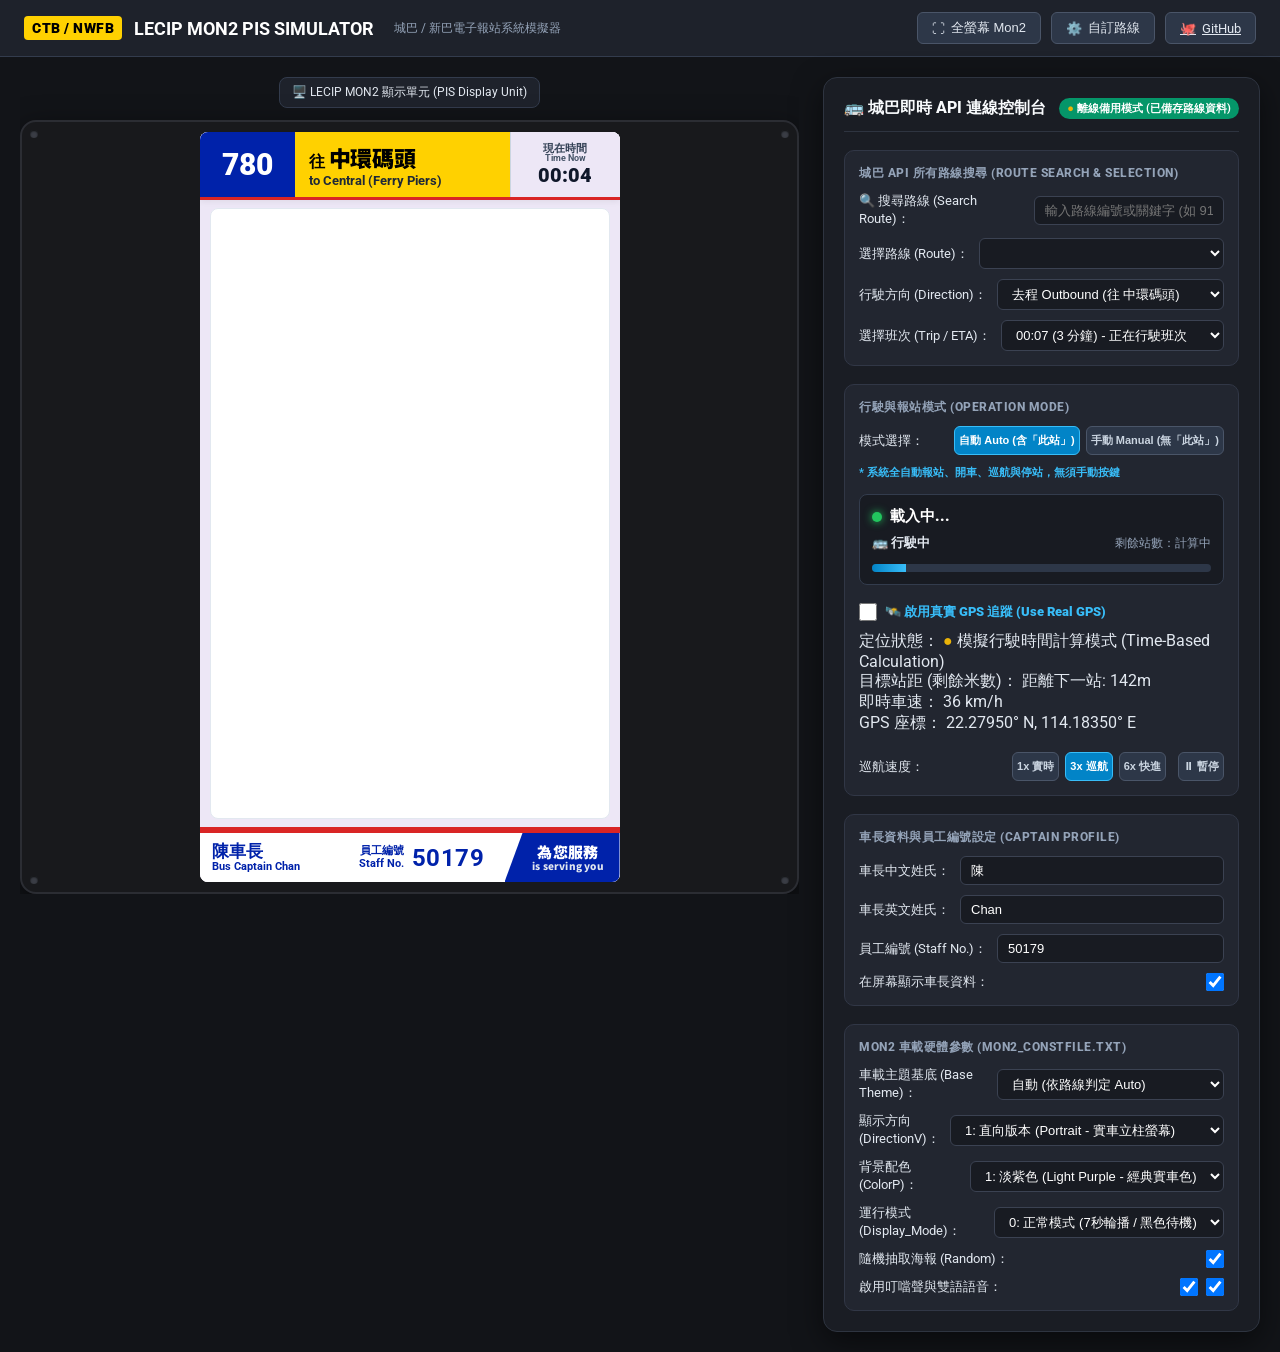
<file: index.html>
<!DOCTYPE html>
<html lang="zh-HK">
<head>
  <meta charset="UTF-8">
  <meta name="viewport" content="width=device-width, initial-scale=1.0">
  <title>CTB LECIP MON2 SIMULATOR | 城巴旅客資訊系統模擬器</title>
    <link rel="preconnect" href="https://fonts.googleapis.com">
  <link rel="preconnect" href="https://fonts.gstatic.com" crossorigin>
  <link href="https://fonts.googleapis.com/css2?family=Noto+Sans+HK:wght@400;500;700;900&family=Roboto:ital,wght@0,400;0,500;0,700;0,900;1,700&display=swap" rel="stylesheet">
  <link rel="stylesheet" href="css/style.css">
</head>
<body>
  <!-- Top Navigation Bar -->
  <header class="app-topbar">
    <div class="brand-title">
      <span class="ctb-badge">CTB / NWFB</span>
      <h1 class="app-title-text">LECIP MON2 PIS SIMULATOR</h1>
      <span class="app-subtitle">城巴 / 新巴電子報站系統模擬器</span>
    </div>
    <div class="topbar-actions">
      <button class="btn-top" id="btn-fullscreen" title="全螢幕顯示報站屏幕">
        <span>⛶</span> 全螢幕 Mon2
      </button>
      <button class="btn-top" id="btn-custom-route" title="檢視或匯入自訂路線 JSON">
        <span>⚙️</span> 自訂路線
      </button>
      <a href="https://github.com" target="_blank" class="btn-top" title="GitHub 倉庫">
        <span>🐙</span> GitHub
      </a>
    </div>
  </header>

  <!-- Main Workspace -->
  <div class="app-workspace">
    <!-- Left: Mon2 Screen Viewport -->
    <div class="display-viewport-container">
      <div class="viewport-toolbar">
        <span>🖥️ LECIP MON2 顯示單元 (PIS Display Unit)</span>
      </div>

      <div class="screen-housing">
        <div class="housing-bolt bolt-tl"></div>
        <div class="housing-bolt bolt-tr"></div>
        <div class="housing-bolt bolt-bl"></div>
        <div class="housing-bolt bolt-br"></div>

        <!-- Render Target -->
        <div id="mon2-display-container"></div>
      </div>
    </div>

    <!-- Right: Driver / Simulator Control Console (Automated Citybus API Engine) -->
    <div class="control-console">
      <div class="console-header">
        <div class="console-title">
          <span>🚌 城巴即時 API 連線控制台</span>
        </div>
        <div class="console-status-pill" id="api-status-badge">
          ● 連接 DATA.GOV.HK API...
        </div>
      </div>

      <!-- 1. Citybus API: Route, Direction & Trip (路線搜尋、方向、班次選擇) -->
      <div class="console-section">
        <div class="section-label">城巴 API 所有路線搜尋 (Route Search & Selection)</div>
        
        <div class="form-row">
          <label for="route-search-input">🔍 搜尋路線 (Search Route)：</label>
          <div class="search-input-wrapper">
            <input type="text" id="route-search-input" class="form-input" placeholder="輸入路線編號或關鍵字 (如 914, A12, 780, 102)..." autocomplete="off">
            <div id="route-search-dropdown" class="route-search-dropdown hidden"></div>
          </div>
        </div>

        <div class="form-row">
          <label for="api-route-select">選擇路線 (Route)：</label>
          <select id="api-route-select" class="form-select">
            <option value="914" selected>【城巴】914 (海麗邨 ➔ 銅鑼灣(天后))</option>
            <option value="780">【城巴】780 (柴灣(東) ➔ 中環碼頭)</option>
            <option value="905">【城巴】905 (會展站 ➔ 荔枝角(盈暉臺))</option>
            <option value="A12">【機場快線】A12 (機場 ➔ 小西灣(藍灣半島))</option>
            <option value="702">【城巴】702 (海麗邨 ➔ 又一村(達之路))</option>
            <option value="A21">【機場快線】A21 (紅磡站 ➔ 機場)</option>
            <option value="8P">【城巴】8P (小西灣 ➔ 灣仔北)</option>
            <option value="H1">【人力車】H1 (中環天星碼頭 ➔ 尖沙咀)</option>
          </select>
        </div>

        <div class="form-row">
          <label for="api-dir-select">行駛方向 (Direction)：</label>
          <select id="api-dir-select" class="form-select">
            <option value="outbound" selected>去程 Outbound</option>
            <option value="inbound">回程 Inbound</option>
          </select>
        </div>

        <div class="form-row">
          <label for="api-trip-select">選擇班次 (Trip / ETA)：</label>
          <select id="api-trip-select" class="form-select">
            <option value="trip_1">正在獲取即時班次抵站時間...</option>
          </select>
        </div>
      </div>

      <!-- 2. Trip Engine: Auto GPS vs Manual Mode ("可選手動mode 手動mode 不會顯示「此站」") -->
      <div class="console-section">
        <div class="section-label">行駛與報站模式 (Operation Mode)</div>

        <div class="form-row">
          <label>模式選擇：</label>
          <div class="speed-buttons-group">
            <button class="btn-pill pill-active" id="btn-mode-auto" title="全自動 GPS 定位 / 計時巡航">自動 Auto (含「此站」)</button>
            <button class="btn-pill" id="btn-mode-manual" title="手動報站模式，永遠只顯示「下一站」，不顯示「此站」">手動 Manual (無「此站」)</button>
          </div>
        </div>

        <div class="form-row" id="manual-controls-row" style="display: none; margin-top: 8px;">
          <label>手動操作：</label>
          <div class="speed-buttons-group">
            <button class="btn-pill" id="btn-manual-prev" style="background:#334155;">⏮ 上一站 Prev</button>
            <button class="btn-pill" id="btn-manual-next" style="background:#0284C7; font-weight:900; color:#FFF;">⏭ 下一站 Next</button>
          </div>
        </div>
        <div style="font-size: 11px; color: #38BDF8; font-weight: bold; margin-bottom: 4px;">
          * 系統全自動報站、開車、巡航與停站，無須手動按鍵
        </div>

        <div class="trip-live-card">
          <div class="live-stop-header">
            <span class="live-pulse-dot"></span>
            <span id="live-current-stop-name" style="font-size: 15px; font-weight: 900; color: #FFF;">載入中...</span>
          </div>
          <div class="live-status-row">
            <div id="live-trip-status-text" style="font-size: 13px; font-weight: 700;">🚌 行駛中</div>
            <div id="live-remaining-stops" style="font-size: 12px; color: #94A3B8;">剩餘站數：計算中</div>
          </div>
          <div class="live-progress-container">
            <div class="live-progress-bar" id="live-trip-progress-bar" style="width: 10%;"></div>
          </div>
        </div>

        <!-- Real GPS & Target Distance ("Use real GPS" & "目標站距：實時動態顯示距離下一個目標站點的剩餘米數。是時間計算的") -->
        <div class="form-row" style="margin-top: 8px;">
          <label style="display: flex; align-items: center; cursor: pointer; gap: 8px;">
            <input type="checkbox" id="ctrl-real-gps-toggle" style="width: 18px; height: 18px; cursor: pointer;">
            <span style="font-weight: 900; color: #38BDF8;">🛰️ 啟用真實 GPS 追蹤 (Use Real GPS)</span>
          </label>
        </div>

        <div class="gps-telemetry-card" id="gps-telemetry-card">
          <div class="telemetry-row">
            <span class="telemetry-label">定位狀態：</span>
            <span class="telemetry-val" id="gps-status-indicator"><span style="color:#EAB308">●</span> 模擬行駛時間計算模式 (Time-Based Calculation)</span>
          </div>
          <div class="telemetry-row">
            <span class="telemetry-label">目標站距 (剩餘米數)：</span>
            <span class="telemetry-val highlight-dist" id="gps-target-distance-meters">距離下一站: 142m</span>
          </div>
          <div class="telemetry-row">
            <span class="telemetry-label">即時車速：</span>
            <span class="telemetry-val" id="gps-speed-kmh">36 km/h</span>
          </div>
          <div class="telemetry-row">
            <span class="telemetry-label">GPS 座標：</span>
            <span class="telemetry-val" id="gps-coords-display">22.27950° N, 114.18350° E</span>
          </div>
        </div>

        <!-- Speed Controls -->
        <div class="form-row" style="margin-top: 8px;">
          <label>巡航速度：</label>
          <div class="speed-buttons-group">
            <button class="btn-pill" id="btn-speed-1" title="1x 實時真實時間">1x 實時</button>
            <button class="btn-pill pill-active" id="btn-speed-3" title="3x 常用巡航">3x 巡航</button>
            <button class="btn-pill" id="btn-speed-6" title="6x 快速演示">6x 快進</button>
            <button class="btn-pill btn-danger" id="btn-trip-pause" style="margin-left: 6px;"><span>⏸</span> 暫停</button>
          </div>
        </div>
      </div>

      <!-- 3. Driver & Vehicle Configuration (車長自訂與車載設定) -->
      <div class="console-section">
        <div class="section-label">車長資料與員工編號設定 (Captain Profile)</div>
        <div class="form-row">
          <label for="ctrl-driver-surname-zh">車長中文姓氏：</label>
          <input type="text" id="ctrl-driver-surname-zh" value="陳" class="form-input" placeholder="例如 陳 或 李">
        </div>
        <div class="form-row">
          <label for="ctrl-driver-surname-en">車長英文姓氏：</label>
          <input type="text" id="ctrl-driver-surname-en" value="Chan" class="form-input" placeholder="例如 Chan 或 Li">
        </div>
        <div class="form-row">
          <label for="ctrl-driver-id">員工編號 (Staff No.)：</label>
          <input type="text" id="ctrl-driver-id" value="50179" class="form-input" placeholder="例如 50179">
        </div>
        <div class="form-row">
          <label for="ctrl-driver-logged">在屏幕顯示車長資料：</label>
          <input type="checkbox" id="ctrl-driver-logged" checked style="width: 18px; height: 18px;">
        </div>
      </div>

      <!-- 4. Mon2 Hardware Parameters -->
      <div class="console-section">
        <div class="section-label">MON2 車載硬體參數 (Mon2_constfile.txt)</div>
        <div class="form-row">
          <label for="ctrl-theme-base">車載主題基底 (Base Theme)：</label>
          <select id="ctrl-theme-base" class="form-select">
            <option value="auto" selected>自動 (依路線判定 Auto)</option>
            <option value="ctb">城巴普通路線 (Citybus Normal)</option>
            <option value="cityflyer">城巴機場快線 (Citybus Cityflyer)</option>
          </select>
        </div>
        <div class="form-row">
          <label for="ctrl-orient-select">顯示方向 (DirectionV)：</label>
          <select id="ctrl-orient-select" class="form-select">
            <option value="1" selected>1: 直向版本 (Portrait - 實車立柱螢幕)</option>
            <option value="0">0: 橫向版本 (Landscape - 實車橫向螢幕)</option>
          </select>
        </div>
        <div class="form-row">
          <label for="ctrl-color-select">背景配色 (ColorP)：</label>
          <select id="ctrl-color-select" class="form-select">
            <option value="1" selected>1: 淡紫色 (Light Purple - 經典實車色)</option>
            <option value="0">0: 淡灰色 (Light Grey)</option>
          </select>
        </div>
        <div class="form-row">
          <label for="ctrl-mode-select">運行模式 (Display_Mode)：</label>
          <select id="ctrl-mode-select" class="form-select">
            <option value="0" selected>0: 正常模式 (7秒輪播 / 黑色待機)</option>
            <option value="1">1: 測試模式 (3秒輪播 / 藍色待機)</option>
          </select>
        </div>
        <div class="form-row">
          <label for="ctrl-random-poster">隨機抽取海報 (Random)：</label>
          <input type="checkbox" id="ctrl-random-poster" checked style="width: 18px; height: 18px;">
        </div>
        <div class="form-row">
          <label for="ctrl-audio-enable">啟用叮噹聲與雙語語音：</label>
          <div style="display: flex; gap: 8px;">
            <input type="checkbox" id="ctrl-audio-enable" checked style="width: 18px; height: 18px;">
            <input type="checkbox" id="ctrl-tts-enable" checked style="width: 18px; height: 18px;" title="粵英雙語語音廣播">
          </div>
        </div>
      </div></div>
  </div>

  <!-- Custom Route JSON Modal -->
  <div id="custom-modal" class="modal-overlay hidden">
    <div class="modal-card">
      <div class="modal-title">自訂路線編輯器 (Custom Route Editor)</div>
      <p style="font-size: 13px; color: #94A3B8;">
        您可以在此編輯或直接貼上符合格式的路線 JSON 結構（支援自訂轉乘路線、分段收費與重要地標提示）：
      </p>
      <textarea id="custom-json-input" class="json-textarea"></textarea>
      <div style="display: flex; justify-content: flex-end; gap: 10px;">
        <button class="btn-ctrl" id="btn-close-modal">取消 (Cancel)</button>
        <button class="btn-ctrl btn-primary" id="btn-save-custom">套用並載入路線 (Apply Route)</button>
      </div>
    </div>
  </div>

  <!-- Scripts -->
  <script src="js/data.js"></script>
  <script src="js/ctb-api.js"></script>
  <script src="js/audio.js"></script>
  <script src="js/mon2-display.js"></script>
  <script src="js/controller.js"></script>
  <script src="js/app.js"></script>
</body>
</html>
</file>
<file: css/style.css>
/* ==========================================================================
   CTB LECIP MON2 SIMULATOR - STYLESHEET
   Authentic Citybus / NWFB LECIP Mon2 Passenger Information System (PIS)
   ========================================================================== */

:root {
  --ctb-yellow: #FFD100;
  --ctb-blue: #004B87;
  --ctb-red: #D92525;
  --ctb-navy: #002B49;
  --cityflyer-red: #E6007E;
  --cityflyer-magenta: #E6007E;
  --cityflyer-track-red: #E60039;
  --cityflyer-yellow-bg: #FFF8E1;
  --cityflyer-silver-bg: #ECEFF1;
  --cityflyer-gold: #E5A823;
  --rickshaw-red: #8B1E1E;
  --nwfb-orange: #FF6600;
  --nwfb-green: #008060;
  --screen-grey-bg: #EAEBED;
  --screen-purple-bg: #EDE7F6;
  --lcd-border: #262626;
  --font-family: -apple-system, BlinkMacSystemFont, "Segoe UI", "PingFang HK", "Noto Sans HK", "Microsoft JhengHei", Roboto, sans-serif;
}

* {
  box-sizing: border-box;
  margin: 0;
  padding: 0;
}

body {
  font-family: var(--font-family);
  background: #121418;
  color: #E2E8F0;
  min-height: 100vh;
  display: flex;
  flex-direction: column;
  overflow-x: hidden;
}

/* App Header */
.app-topbar {
  background: #1E222B;
  border-bottom: 1px solid #333C4D;
  padding: 12px 24px;
  display: flex;
  justify-content: space-between;
  align-items: center;
  flex-wrap: wrap;
  gap: 12px;
}

.brand-title {
  display: flex;
  align-items: center;
  gap: 12px;
}

.ctb-badge {
  background: var(--ctb-yellow);
  color: #000;
  font-weight: 900;
  font-size: 14px;
  padding: 4px 8px;
  border-radius: 4px;
  letter-spacing: 0.5px;
}

.app-title-text {
  font-size: 18px;
  font-weight: 700;
  color: #FFF;
}

.app-subtitle {
  font-size: 12px;
  color: #94A3B8;
  margin-left: 8px;
}

.topbar-actions {
  display: flex;
  gap: 10px;
}

.btn-top {
  background: #2D3748;
  color: #E2E8F0;
  border: 1px solid #4A5568;
  padding: 6px 14px;
  border-radius: 6px;
  font-size: 13px;
  cursor: pointer;
  display: inline-flex;
  align-items: center;
  gap: 6px;
  transition: all 0.2s;
}

.btn-top:hover {
  background: #3B475A;
  color: #FFF;
}

/* Main Workspace Layout */
.app-workspace {
  display: flex;
  flex: 1;
  padding: 20px;
  gap: 24px;
  justify-content: center;
  align-items: flex-start;
  max-width: 1500px;
  margin: 0 auto;
  width: 100%;
}

/* Left: Display Viewport */
.display-viewport-container {
  display: flex;
  flex-direction: column;
  align-items: center;
  gap: 12px;
}

.viewport-toolbar {
  display: flex;
  gap: 8px;
  background: #1E222B;
  padding: 6px 12px;
  border-radius: 8px;
  border: 1px solid #333C4D;
  font-size: 12px;
}

.screen-housing {
  background: #18191C;
  padding: 16px;
  border-radius: 20px;
  box-shadow: 0 20px 40px rgba(0,0,0,0.6), inset 0 2px 4px rgba(255,255,255,0.1);
  border: 2px solid #2B2D33;
  position: relative;
}

.housing-bolt {
  position: absolute;
  width: 8px;
  height: 8px;
  background: #3A3D45;
  border-radius: 50%;
  box-shadow: inset 0 1px 2px rgba(0,0,0,0.8);
}
.bolt-tl { top: 8px; left: 8px; }
.bolt-tr { top: 8px; right: 8px; }
.bolt-bl { bottom: 8px; left: 8px; }
.bolt-br { bottom: 8px; right: 8px; }

/* The Mon2 Screen Frame */
.mon2-frame {
  background: var(--screen-grey-bg);
  color: #111827;
  overflow: hidden;
  position: relative;
  display: flex;
  flex-direction: column;
  box-shadow: inset 0 0 10px rgba(0,0,0,0.25);
  transition: all 0.3s cubic-bezier(0.4, 0, 0.2, 1);
  user-select: none;
}

/* Aspect Ratios: Vertical (9:16 ~ 420x746) vs Horizontal (16:9 ~ 720x405) */
.mon2-frame.vertical {
  width: 420px;
  height: 750px;
  border-radius: 8px;
}

.mon2-frame.horizontal {
  width: 760px;
  height: 440px;
  border-radius: 8px;
}

/* Theme Variations */
.mon2-frame.theme-grey {
  --mon2-bg: var(--screen-grey-bg);
  --mon2-card-bg: #FFFFFF;
}

.mon2-frame.theme-purple {
  --mon2-bg: var(--screen-purple-bg);
  --mon2-card-bg: #FAF5FF;
}

/* Screen Layers */
.screen-layer {
  position: absolute;
  top: 0;
  left: 0;
  width: 100%;
  height: 100%;
  display: flex;
  flex-direction: column;
  background: var(--mon2-bg);
}

.screen-layer.hidden {
  display: none !important;
}

#screen-off {
  background: #080808;
  box-shadow: inset 0 0 40px rgba(0,0,0,0.9);
  z-index: 100;
}

/* Standby Screens */
#screen-standby {
  z-index: 90;
  background: #0F172A;
  color: #F8FAFC;
  justify-content: center;
  align-items: center;
  padding: 30px;
  text-align: center;
}

/* Test Mode Blue Screen (Display_Mode=1 in Readme) */
.mon2-frame.display-mode-blue #screen-standby {
  background: #0044AA !important;
  color: #FFFFFF !important;
}

.standby-content {
  display: flex;
  flex-direction: column;
  align-items: center;
  gap: 16px;
}

.standby-logo .brand-text {
  font-size: 24px;
  font-weight: 900;
  letter-spacing: 2px;
  color: var(--ctb-yellow);
  text-shadow: 0 2px 4px rgba(0,0,0,0.5);
}

.standby-title {
  font-size: 32px;
  font-weight: 800;
  letter-spacing: 1px;
}

.standby-en {
  font-size: 16px;
  font-weight: 600;
  color: #94A3B8;
  letter-spacing: 2px;
}

.standby-clock {
  font-size: 48px;
  font-family: "Courier New", monospace;
  font-weight: 900;
  color: #38BDF8;
  background: rgba(0,0,0,0.4);
  padding: 8px 24px;
  border-radius: 8px;
  margin: 10px 0;
}

.standby-msg {
  font-size: 15px;
  line-height: 1.5;
  color: #CBD5E1;
}

.standby-qr-box {
  margin-top: 15px;
  display: flex;
  align-items: center;
  gap: 16px;
  background: rgba(255,255,255,0.1);
  padding: 12px 20px;
  border-radius: 10px;
  text-align: left;
}

.qr-mock {
  width: 54px;
  height: 54px;
  background: #FFF;
  border-radius: 4px;
  display: flex;
  justify-content: center;
  align-items: center;
  position: relative;
}

.qr-mock::before {
  content: "";
  position: absolute;
  width: 42px;
  height: 42px;
  background: repeating-conic-gradient(#000 0% 25%, #FFF 0% 50%) 50% / 10px 10px;
}

.qr-text {
  font-size: 13px;
  color: #FFF;
  line-height: 1.4;
}

/* ==========================================================================
   MON2 ACTIVE SCREEN UI
   ========================================================================== */
#screen-run {
  display: flex;
  flex-direction: column;
  height: 100%;
}

/* 1. Header Bar */
.mon2-header {
  background: #FFFFFF;
  display: flex;
  align-items: center;
  padding: 10px 14px;
  border-bottom: 3px solid var(--ctb-yellow);
  box-shadow: 0 2px 6px rgba(0,0,0,0.06);
  gap: 12px;
  min-height: 68px;
}

.mode-cityflyer .mon2-header {
  border-bottom: 3px solid var(--cityflyer-gold);
}

.mode-rickshaw .mon2-header {
  border-bottom: 3px solid #FFD700;
}

.mode-nwfb .mon2-header {
  border-bottom: 3px solid var(--nwfb-orange);
}

.header-route-badge {
  background: var(--ctb-yellow);
  color: #000;
  font-weight: 900;
  font-size: 30px;
  padding: 4px 14px;
  border-radius: 8px;
  box-shadow: 0 2px 4px rgba(0,0,0,0.15);
  display: flex;
  align-items: center;
  justify-content: center;
  min-width: 80px;
  line-height: 1.1;
}

.header-dest-box {
  flex: 1;
  display: flex;
  flex-direction: column;
  justify-content: center;
  overflow: hidden;
}

.dest-zh {
  font-size: 22px;
  font-weight: 900;
  color: #111827;
  white-space: nowrap;
  overflow: hidden;
  text-overflow: ellipsis;
}

.dest-en {
  font-size: 13px;
  font-weight: 700;
  color: #4B5563;
  white-space: nowrap;
  overflow: hidden;
  text-overflow: ellipsis;
}

.header-time-box {
  text-align: right;
  min-width: 75px;
}

.time-label {
  font-size: 10px;
  font-weight: 600;
  color: #6B7280;
}

.time-value {
  font-size: 22px;
  font-weight: 900;
  color: #1F2937;
  font-family: "Segoe UI", Roboto, monospace;
}

/* Universal Hidden */
.hidden {
  display: none !important;
}

/* 2. Main Content Area */
.mon2-main {
  flex: 1;
  position: relative;
  overflow: hidden;
  display: flex;
  flex-direction: column;
  padding: 8px 10px;
  min-height: 0;
}

/* Mon2 Content Pages (Strictly One Active at a Time - 輪流轉頁，絕不堆疊) */
.content-page {
  display: none !important;
  flex: 1;
  flex-direction: column;
  height: 100%;
  max-height: 100%;
  overflow: hidden;
}

.content-page.active {
  display: flex !important;
  animation: fadeIn 0.3s ease-out;
}

@keyframes fadeIn {
  from { opacity: 0; transform: translateY(6px); }
  to { opacity: 1; transform: translateY(0); }
}

/* PAGE 0: Primary Stop Announcement */
#page-stop-primary {
  display: flex;
  flex-direction: column;
  gap: 10px;
}

.stop-status-badge {
  background: var(--ctb-blue);
  color: #FFF;
  display: inline-flex;
  align-items: baseline;
  gap: 8px;
  padding: 5px 14px;
  border-radius: 6px;
  align-self: flex-start;
  box-shadow: 0 2px 4px rgba(0,0,0,0.1);
}

.mode-cityflyer .stop-status-badge {
  background: var(--cityflyer-red);
}

.stop-status-badge.arrived {
  background: #16A34A !important;
}

.status-zh {
  font-size: 18px;
  font-weight: 900;
}

.status-en {
  font-size: 12px;
  font-weight: 700;
  text-transform: capitalize;
}

.stop-number-box {
  background: #1F2937;
  color: #FFF;
  font-size: 26px;
  font-weight: 900;
  width: 44px;
  height: 44px;
  border-radius: 8px;
  display: flex;
  align-items: center;
  justify-content: center;
  margin-top: -4px;
}

.stop-name-container {
  margin-top: 4px;
}

.stop-name-zh {
  font-size: 38px;
  font-weight: 900;
  color: #0F172A;
  line-height: 1.15;
  letter-spacing: -0.5px;
}

.stop-name-en {
  font-size: 22px;
  font-weight: 800;
  color: #334155;
  line-height: 1.2;
  margin-top: 2px;
}

.stop-sub-title {
  font-size: 13px;
  font-weight: 600;
  color: #64748B;
  margin-top: 4px;
}

/* Landmarks & Secondary Box */
.stop-secondary-box {
  margin-top: 8px;
  display: flex;
  flex-direction: column;
  gap: 8px;
  flex: 1;
}

.landmarks-list {
  display: flex;
  flex-wrap: wrap;
  gap: 6px;
}

.landmark-item {
  background: #FFFFFF;
  color: #1E293B;
  font-size: 13px;
  font-weight: 700;
  padding: 4px 10px;
  border-radius: 6px;
  border: 1px solid #CBD5E1;
  box-shadow: 0 1px 2px rgba(0,0,0,0.04);
}

.special-notice-card {
  background: #FFFBEB;
  border: 1.5px solid #F59E0B;
  border-radius: 8px;
  padding: 10px 12px;
  display: flex;
  gap: 10px;
  box-shadow: 0 2px 4px rgba(245,158,11,0.1);
}

.special-notice-card.hidden {
  display: none;
}

.notice-icon {
  font-size: 20px;
}

.notice-body {
  flex: 1;
}

.notice-zh {
  font-size: 12px;
  font-weight: 800;
  color: #92400E;
  line-height: 1.4;
}

.notice-en {
  font-size: 11px;
  font-weight: 600;
  color: #B45309;
  line-height: 1.3;
  margin-top: 4px;
}

/* Terminus Alert Card */
.terminus-alert-card {
  margin-top: auto;
  background: linear-gradient(135deg, #1E293B, #0F172A);
  color: #FFF;
  padding: 18px;
  border-radius: 12px;
  text-align: center;
  border: 2px solid var(--ctb-yellow);
  box-shadow: 0 4px 12px rgba(0,0,0,0.2);
}

.terminus-title {
  font-size: 24px;
  font-weight: 900;
  color: var(--ctb-yellow);
  letter-spacing: 1px;
}

.terminus-desc {
  font-size: 14px;
  font-weight: 700;
  margin-top: 8px;
  line-height: 1.4;
}

.terminus-thanks {
  font-size: 11px;
  color: #94A3B8;
  margin-top: 10px;
}

/* Section Title Bar (For pages 1 & 2) */
.section-title-bar {
  background: #FFFFFF;
  padding: 8px 14px;
  border-radius: 8px;
  display: flex;
  align-items: baseline;
  gap: 8px;
  box-shadow: 0 1px 3px rgba(0,0,0,0.06);
  border-left: 4px solid var(--ctb-blue);
  margin-bottom: 10px;
}

.section-title-bar.interchange-header {
  border-left-color: #059669;
}

.bar-zh {
  font-size: 18px;
  font-weight: 900;
  color: #0F172A;
}

.bar-en {
  font-size: 13px;
  font-weight: 700;
  color: #64748B;
}

.page-indicator {
  margin-left: auto;
  font-size: 12px;
  font-weight: 800;
  color: #94A3B8;
}

/* PAGE 1: Upcoming Stops Progression */
.upcoming-stops-list {
  display: flex;
  flex-direction: column;
  gap: 8px;
  flex: 1;
}

.progress-stop-row {
  background: #FFFFFF;
  border-radius: 8px;
  padding: 10px 14px;
  display: flex;
  align-items: center;
  gap: 12px;
  border: 1px solid #E2E8F0;
  transition: all 0.2s;
}

.progress-stop-row.current-stop {
  border: 2px solid var(--ctb-blue);
  background: #EFF6FF;
}

.stop-dot-col {
  display: flex;
  flex-direction: column;
  align-items: center;
  position: relative;
  width: 16px;
}

.stop-dot-col .dot {
  width: 12px;
  height: 12px;
  border-radius: 50%;
  background: #94A3B8;
  border: 2px solid #FFF;
  box-shadow: 0 0 0 1px #CBD5E1;
}

.stop-dot-col .active-dot {
  background: var(--ctb-blue);
  box-shadow: 0 0 0 2px var(--ctb-yellow);
}

.stop-seq-col {
  font-size: 16px;
  font-weight: 800;
  color: #64748B;
  min-width: 22px;
}

.stop-names-col {
  flex: 1;
  overflow: hidden;
}

.stop-names-col .name-zh {
  font-size: 17px;
  font-weight: 900;
  color: #0F172A;
  white-space: nowrap;
  overflow: hidden;
  text-overflow: ellipsis;
}

.tag-term {
  background: var(--ctb-red);
  color: #FFF;
  font-size: 10px;
  padding: 1px 4px;
  border-radius: 3px;
  vertical-align: middle;
  margin-left: 4px;
}

.stop-names-col .name-en {
  font-size: 12px;
  font-weight: 700;
  color: #64748B;
  white-space: nowrap;
  overflow: hidden;
  text-overflow: ellipsis;
}

.stop-eta-col {
  text-align: right;
  min-width: 70px;
}

.stop-eta-col .eta-num {
  font-size: 18px;
  font-weight: 900;
  color: #0284C7;
}

.stop-eta-col .eta-unit {
  font-size: 10px;
  font-weight: 600;
  color: #64748B;
  display: block;
}

/* PAGE 2: Interchange Routes Table */
.interchange-table-wrapper {
  background: #FFFFFF;
  border-radius: 8px;
  overflow: hidden;
  border: 1px solid #E2E8F0;
  flex: 1;
}

.interchange-table {
  width: 100%;
  border-collapse: collapse;
}

.interchange-table th {
  background: #F8FAFC;
  padding: 8px 10px;
  font-size: 12px;
  font-weight: 800;
  color: #475569;
  border-bottom: 2px solid #CBD5E1;
  text-align: left;
}

.interchange-table td {
  padding: 10px;
  border-bottom: 1px solid #F1F5F9;
  vertical-align: middle;
}

.ic-route-badge {
  background: #1E293B;
  color: #FFF;
  font-weight: 900;
  font-size: 15px;
  padding: 3px 8px;
  border-radius: 4px;
  display: inline-block;
}

.ic-dest-zh {
  font-size: 15px;
  font-weight: 900;
  color: #0F172A;
}

.ic-dest-en {
  font-size: 11px;
  font-weight: 600;
  color: #64748B;
}

.ic-eta-val {
  font-size: 18px;
  color: #059669;
}

.ic-eta-unit {
  font-size: 10px;
  font-weight: 600;
  color: #64748B;
  line-height: 1;
}

.interchange-footer {
  font-size: 10px;
  color: #64748B;
  text-align: center;
  margin-top: 6px;
}

/* PAGE 3: Electronic Poster */
#page-poster {
  display: flex;
  flex-direction: column;
}

.poster-container {
  background: #FFFFFF;
  border-radius: 12px;
  padding: 20px;
  box-shadow: 0 4px 12px rgba(0,0,0,0.06);
  display: flex;
  flex-direction: column;
  align-items: center;
  text-align: center;
  flex: 1;
}

.poster-tag {
  background: #F1F5F9;
  color: #475569;
  font-size: 11px;
  font-weight: 800;
  padding: 4px 12px;
  border-radius: 20px;
  text-transform: uppercase;
  margin-bottom: 16px;
}

.poster-visual {
  margin: 10px 0 16px 0;
}

.poster-icon-wrapper {
  width: 96px;
  height: 96px;
  border-radius: 24px;
  display: flex;
  align-items: center;
  justify-content: center;
  box-shadow: 0 8px 16px rgba(0,0,0,0.15);
}

.poster-title-zh {
  font-size: 26px;
  font-weight: 900;
  color: #0F172A;
  margin-bottom: 4px;
}

.poster-title-en {
  font-size: 16px;
  font-weight: 800;
  color: #475569;
  margin-bottom: 12px;
}

.poster-desc-zh {
  font-size: 14px;
  font-weight: 700;
  color: #334155;
  line-height: 1.5;
  margin-bottom: 6px;
}

.poster-desc-en {
  font-size: 12px;
  font-weight: 600;
  color: #64748B;
  line-height: 1.4;
}

/* 3. Footer Bar */
.mon2-footer {
  background: #FFFFFF;
  border-top: 2px solid #CBD5E1;
  padding: 8px 14px;
  display: flex;
  justify-content: space-between;
  align-items: center;
  min-height: 48px;
  font-size: 13px;
  gap: 10px;
}

.footer-brand {
  font-weight: 900;
  color: var(--ctb-blue);
  font-size: 14px;
  letter-spacing: 0.5px;
}

.mode-cityflyer .footer-brand {
  color: var(--cityflyer-red);
}

.footer-driver-box {
  background: #F1F5F9;
  padding: 4px 10px;
  border-radius: 6px;
  border: 1px dashed #94A3B8;
  cursor: pointer;
  display: flex;
  align-items: center;
  font-size: 12px;
  color: #475569;
  transition: all 0.2s;
  max-width: 62%;
  overflow: hidden;
}

.footer-driver-box:hover {
  background: #E2E8F0;
  border-color: #64748B;
}

.driver-info {
  display: flex;
  align-items: baseline;
  gap: 5px;
  white-space: nowrap;
  overflow: hidden;
  text-overflow: ellipsis;
}

.driver-label {
  font-weight: 700;
  color: #64748B;
  font-size: 11px;
}

.driver-name-zh {
  font-weight: 900;
  color: #0F172A;
  font-size: 13px;
}

.driver-name-en {
  font-weight: 700;
  color: #334155;
  font-size: 11px;
}

.driver-id-val {
  font-weight: 800;
  color: #0284C7;
  font-size: 11px;
  margin-left: 2px;
}

.app-promo-wrap {
  display: flex;
  align-items: center;
  gap: 6px;
  color: #0284C7;
  font-weight: 700;
}

.app-promo-wrap.hidden {
  display: none;
}

.footer-fare {
  font-size: 12px;
  color: #64748B;
}

.footer-fare strong {
  font-size: 15px;
  color: #0F172A;
}

/* Horizontal Layout Adaptations */
.mon2-frame.horizontal .mon2-main {
  flex-direction: row;
  gap: 16px;
}

.mon2-frame.horizontal #page-stop-primary {
  flex: 1.2;
}

.mon2-frame.horizontal .stop-name-zh {
  font-size: 32px;
}

.mon2-frame.horizontal .stop-name-en {
  font-size: 18px;
}

/* ==========================================================================
   RIGHT: DRIVER / SIMULATOR CONTROL CONSOLE
   ========================================================================== */
.control-console {
  background: #1A1D24;
  border: 1px solid #2E3440;
  border-radius: 14px;
  width: 480px;
  padding: 20px;
  box-shadow: 0 10px 30px rgba(0,0,0,0.5);
  display: flex;
  flex-direction: column;
  gap: 18px;
}

.console-header {
  border-bottom: 1px solid #2E3440;
  padding-bottom: 12px;
  display: flex;
  justify-content: space-between;
  align-items: center;
}

.console-title {
  font-size: 16px;
  font-weight: 800;
  color: #F8FAFC;
  display: flex;
  align-items: center;
  gap: 8px;
}

.console-status-pill {
  font-size: 11px;
  font-weight: 700;
  padding: 3px 8px;
  border-radius: 12px;
  background: #059669;
  color: #FFF;
}

.console-section {
  background: #222630;
  border: 1px solid #313746;
  border-radius: 10px;
  padding: 14px;
  display: flex;
  flex-direction: column;
  gap: 10px;
}

.section-label {
  font-size: 12px;
  font-weight: 800;
  color: #94A3B8;
  text-transform: uppercase;
  letter-spacing: 0.5px;
}

/* Control Buttons Grid */
.controls-grid {
  display: grid;
  grid-template-columns: repeat(2, 1fr);
  gap: 10px;
}

.btn-ctrl {
  background: #2D3748;
  color: #F8FAFC;
  border: 1px solid #4A5568;
  padding: 10px 14px;
  border-radius: 8px;
  font-size: 13px;
  font-weight: 700;
  cursor: pointer;
  display: flex;
  align-items: center;
  justify-content: center;
  gap: 8px;
  transition: all 0.2s;
}

.btn-ctrl:hover {
  background: #3B475A;
  border-color: #718096;
}

.btn-ctrl.btn-primary {
  background: #0284C7;
  border-color: #38BDF8;
}

.btn-ctrl.btn-primary:hover {
  background: #0369A1;
}

.btn-ctrl.btn-success {
  background: #16A34A;
  border-color: #4ADE80;
}

.btn-ctrl.btn-success:hover {
  background: #15803D;
}

.btn-ctrl.btn-danger {
  background: #DC2626;
  border-color: #F87171;
}

.btn-ctrl.btn-danger:hover {
  background: #B91C1C;
}

.form-row {
  display: flex;
  align-items: center;
  justify-content: space-between;
  font-size: 13px;
  gap: 10px;
}

.form-select, .form-input {
  background: #181B22;
  border: 1px solid #3B4252;
  color: #FFF;
  padding: 6px 10px;
  border-radius: 6px;
  font-size: 13px;
  flex: 1;
}

/* Custom Route Modal */
.modal-overlay {
  position: fixed;
  top: 0;
  left: 0;
  width: 100vw;
  height: 100vh;
  background: rgba(0,0,0,0.75);
  display: flex;
  align-items: center;
  justify-content: center;
  z-index: 999;
}

.modal-overlay.hidden {
  display: none;
}

.modal-card {
  background: #1E222B;
  border: 1px solid #3E4759;
  border-radius: 12px;
  width: 90%;
  max-width: 650px;
  padding: 24px;
  max-height: 90vh;
  overflow-y: auto;
  display: flex;
  flex-direction: column;
  gap: 16px;
}

.modal-title {
  font-size: 18px;
  font-weight: 800;
  color: #FFF;
}

.json-textarea {
  width: 100%;
  height: 250px;
  background: #121418;
  color: #38BDF8;
  border: 1px solid #333C4D;
  border-radius: 6px;
  padding: 10px;
  font-family: monospace;
  font-size: 12px;
  resize: vertical;
}

/* Responsive adjustments */
@media (max-width: 980px) {
  .app-workspace {
    flex-direction: column;
    align-items: center;
  }
  .control-console {
    width: 100%;
    max-width: 480px;
  }
}


/* ==========================================================================
   PHOTO 1 & PHOTO 2 REAL-LIFE BUS DISPLAY ADAPTATIONS
   ========================================================================== */

/* Visibility toggles between Vertical and Horizontal screens */
.mon2-frame.vertical .vertical-only {
  display: flex !important;
}
.mon2-frame.vertical .horizontal-only {
  display: none !important;
}

.mon2-frame.horizontal .vertical-only {
  display: none !important;
}
.mon2-frame.horizontal .horizontal-only {
  display: flex !important;
}

/* 1. Header Layout Adaptations */
.dest-zh-wrap {
  display: flex;
  align-items: baseline;
  gap: 4px;
}
.dest-prefix {
  font-size: 16px;
  font-weight: 700;
  color: #374151;
}

/* Horizontal Screen Header Driver Card (Photo 2 Reference) */
.header-driver-box {
  background: #E6007E;
  color: #FFFFFF;
  border-radius: 6px;
  padding: 4px 12px;
  display: flex;
  align-items: center;
  box-shadow: 0 1px 3px rgba(0,0,0,0.2);
  cursor: pointer;
  transition: all 0.2s;
  user-select: none;
}

.header-driver-box:hover {
  filter: brightness(1.08);
}

.mode-ctb .header-driver-box {
  background: #004B87;
}

.h-driver-wrap {
  display: flex;
  align-items: center;
  gap: 16px;
}

.h-driver-col {
  display: flex;
  flex-direction: column;
  justify-content: center;
}

.col-name .h-driver-name-zh {
  font-size: 15px;
  font-weight: 900;
  line-height: 1.1;
}
.col-name .h-driver-name-en {
  font-size: 10px;
  font-weight: 600;
  opacity: 0.9;
}

.col-motto .h-motto-zh {
  font-size: 15px;
  font-weight: 900;
  line-height: 1.1;
}
.col-motto .h-motto-en {
  font-size: 10px;
  font-weight: 600;
  opacity: 0.9;
}

.col-id .h-id-label {
  font-size: 9px;
  font-weight: 700;
  opacity: 0.85;
}
.col-id .h-id-num {
  font-size: 20px;
  font-weight: 900;
  font-family: -apple-system, BlinkMacSystemFont, "Segoe UI", Roboto, monospace;
  line-height: 1;
}

.h-driver-app {
  font-size: 12px;
  font-weight: 800;
  display: flex;
  align-items: center;
  gap: 6px;
}

/* 2. Vertical Subheader Bar & Stop Ladder (Photo 1 Reference) */
.stop-subheader-bar {
  display: flex;
  justify-content: space-between;
  align-items: center;
  padding: 4px 8px;
  background: #F8FAFC;
  border-bottom: 1px solid #E2E8F0;
}

.stop-status-pill {
  display: inline-flex;
  align-items: center;
  gap: 6px;
  background: #F97316;
  color: #FFFFFF;
  padding: 3px 10px;
  border-radius: 4px;
  font-weight: 900;
  box-shadow: 0 1px 2px rgba(0,0,0,0.15);
}

.stop-status-pill.arrived {
  background: #16A34A;
}

.status-arrow {
  font-size: 11px;
}

.subheader-page-num {
  font-size: 12px;
  font-weight: 800;
  color: #64748B;
}

.stop-main-card {
  display: flex;
  align-items: center;
  gap: 12px;
  background: #FFFFFF;
  padding: 8px 12px;
  border-bottom: 2px solid #E2E8F0;
}

.stop-seq-circle {
  width: 38px;
  height: 38px;
  border-radius: 50%;
  background: #16A34A;
  color: #FFFFFF;
  font-size: 20px;
  font-weight: 900;
  display: flex;
  align-items: center;
  justify-content: center;
  box-shadow: 0 2px 4px rgba(22,163,74,0.3);
  flex-shrink: 0;
}

.stop-title-group {
  flex: 1;
  overflow: hidden;
}

.stop-title-group .stop-name-zh {
  font-size: 28px;
  font-weight: 900;
  color: #0F172A;
  line-height: 1.1;
  white-space: nowrap;
  overflow: hidden;
  text-overflow: ellipsis;
}

.stop-title-group .stop-name-en {
  font-size: 15px;
  font-weight: 800;
  color: #475569;
  line-height: 1.2;
  white-space: nowrap;
  overflow: hidden;
  text-overflow: ellipsis;
}

.stop-title-group .stop-sub-title {
  font-size: 12px;
  font-weight: 600;
  color: #64748B;
  margin-top: 2px;
}

/* Stop Ladder (Alternating Yellow & White rows as in Photo 1) */
.ladder-wrapper {
  flex: 1;
  overflow-y: auto;
  position: relative;
  background: #FFFFFF;
  border: 1px solid #E2E8F0;
  border-radius: 4px;
}

.ladder-stops-list {
  display: flex;
  flex-direction: column;
}

.ladder-row {
  display: flex;
  align-items: center;
  padding: 6px 10px;
  min-height: 42px;
  border-bottom: 1px solid rgba(0,0,0,0.06);
  position: relative;
  transition: all 0.2s;
}

.ladder-row.row-yellow {
  background-color: #FFD100;
  color: #000000;
}

.ladder-row.row-white {
  background-color: #FFFFFF;
  color: #0F172A;
}

.ladder-row.row-current {
  font-weight: 900;
}

.ladder-circle-col {
  width: 32px;
  display: flex;
  flex-direction: column;
  align-items: center;
  position: relative;
  flex-shrink: 0;
}

.ladder-circle {
  width: 24px;
  height: 24px;
  border-radius: 50%;
  display: flex;
  align-items: center;
  justify-content: center;
  font-size: 13px;
  font-weight: 900;
  color: #FFFFFF;
  z-index: 2;
}

.circle-green {
  background: #16A34A;
  box-shadow: 0 0 0 2px #FFFFFF;
}

.circle-blue {
  background: #2563EB;
}

.ladder-line {
  position: absolute;
  top: 24px;
  bottom: -20px;
  width: 3px;
  background: #2563EB;
  z-index: 1;
}

.ladder-names-col {
  flex: 1;
  padding-left: 10px;
  overflow: hidden;
}

.ladder-name-zh {
  font-size: 16px;
  font-weight: 900;
  white-space: nowrap;
  overflow: hidden;
  text-overflow: ellipsis;
  line-height: 1.2;
}

.ladder-name-en {
  font-size: 11px;
  font-weight: 700;
  opacity: 0.85;
  white-space: nowrap;
  overflow: hidden;
  text-overflow: ellipsis;
}

.ladder-eta-col {
  text-align: right;
  min-width: 44px;
  font-size: 12px;
  font-weight: 800;
}

.tag-current {
  background: #16A34A;
  color: #FFF;
  font-size: 10px;
  padding: 2px 6px;
  border-radius: 4px;
}

.eta-mins {
  font-size: 14px;
  font-weight: 900;
  color: #0284C7;
}

.eta-min-text {
  font-size: 10px;
  color: #64748B;
  margin-left: 2px;
}

/* 3. Vertical Bottom Driver Bar (Photo 1 Reference) */
.mon2-frame.vertical .mon2-footer {
  padding: 0;
  min-height: 54px;
  background: #FFFFFF;
  border-top: 3px solid #D92525;
  overflow: hidden;
}

.v-driver-card {
  width: 100%;
  height: 52px;
  display: flex;
  align-items: stretch;
  cursor: pointer;
  user-select: none;
  transition: all 0.2s;
}

.v-driver-card:hover {
  background: #F8FAFC;
}

.v-driver-content {
  width: 100%;
  display: flex;
  align-items: stretch;
}

.v-col {
  display: flex;
  flex-direction: column;
  justify-content: center;
}

.v-col-captain {
  flex: 1.1;
  padding-left: 12px;
}

.v-captain-zh {
  font-size: 17px;
  font-weight: 900;
  color: #0F172A;
  line-height: 1.1;
}

.v-captain-en {
  font-size: 11px;
  font-weight: 700;
  color: #334155;
  line-height: 1.2;
}

.v-col-id {
  flex: 1.3;
  display: flex;
  flex-direction: row;
  align-items: center;
  gap: 8px;
  padding: 0 8px;
}

.v-id-label {
  display: flex;
  flex-direction: column;
  text-align: right;
}

.v-id-label .zh {
  font-size: 11px;
  font-weight: 900;
  color: #334155;
  line-height: 1.1;
}

.v-id-label .en {
  font-size: 9px;
  font-weight: 700;
  color: #64748B;
  line-height: 1.1;
}

.v-id-num {
  font-size: 24px;
  font-weight: 900;
  font-family: -apple-system, BlinkMacSystemFont, "Segoe UI", Roboto, monospace;
  color: #0F172A;
  letter-spacing: 0.5px;
}

.v-col-motto {
  width: 110px;
  background: #002B49;
  color: #FFFFFF;
  display: flex;
  flex-direction: column;
  align-items: center;
  justify-content: center;
  clip-path: polygon(15px 0%, 100% 0%, 100% 100%, 0% 100%);
  padding-left: 10px;
}

.v-motto-zh {
  font-size: 15px;
  font-weight: 900;
  line-height: 1.1;
  letter-spacing: 0.5px;
}

.v-motto-en {
  font-size: 10px;
  font-weight: 600;
  color: #E2E8F0;
  line-height: 1.1;
}

.v-driver-app {
  width: 100%;
  display: flex;
  align-items: center;
  justify-content: center;
  gap: 8px;
  color: #0284C7;
  font-size: 13px;
  font-weight: 800;
}

/* 4. Horizontal Screen Footer */
.h-footer-bar {
  width: 100%;
  display: flex;
  justify-content: space-between;
  align-items: center;
  padding: 6px 14px;
  background: #FFFFFF;
  border-top: 1px solid #CBD5E1;
  font-size: 11px;
  color: #64748B;
}

.h-footer-brand {
  font-weight: 900;
  color: var(--ctb-blue);
  font-size: 13px;
}

.h-footer-eta-label {
  font-weight: 700;
  color: #475569;
}


/* ==========================================================================
   AUTHENTIC 5-STAGE PAGE ROTATION (版面輪替) STYLES
   ========================================================================== */

/* Page Top Strip with Callout & Cycle Indicator */
.page-top-strip {
  display: flex;
  justify-content: space-between;
  align-items: center;
  padding: 6px 12px;
  background: #F1F5F9;
  border-bottom: 2px solid #CBD5E1;
  margin-bottom: 6px;
  border-radius: 6px;
}

.status-callout {
  display: inline-flex;
  align-items: center;
  gap: 6px;
  color: #FFFFFF;
  font-weight: 900;
  padding: 4px 10px;
  border-radius: 4px;
  box-shadow: 0 1px 3px rgba(0,0,0,0.15);
}

.zh-callout, .en-callout, .bi-callout {
  background: #EA580C;
}

.status-callout.arrived {
  background: #16A34A !important;
}

.status-indicator-arrow {
  font-size: 11px;
}

.status-text {
  font-size: 15px;
  letter-spacing: 0.5px;
}

.page-cycle-tag {
  font-size: 12px;
  font-weight: 800;
  color: #64748B;
  background: #E2E8F0;
  padding: 2px 8px;
  border-radius: 4px;
}

/* Trio Stops Container (3-Stop View from Photos 2-5, 7-8) */
.trio-stops-container {
  display: flex;
  flex-direction: column;
  flex: 1;
  background: #FFFFFF;
  border: 1px solid #E2E8F0;
  border-radius: 8px;
  overflow: hidden;
}

.trio-row {
  display: flex;
  align-items: center;
  padding: 16px 14px;
  border-bottom: 2px solid #F1F5F9;
  flex: 1;
  transition: all 0.2s;
  position: relative;
}

.trio-row:last-child {
  border-bottom: none;
}

.trio-row.row-active {
  background: #F8FAFC;
}

.trio-seq-col {
  width: 44px;
  display: flex;
  flex-direction: column;
  align-items: center;
  position: relative;
  flex-shrink: 0;
}

.trio-circle {
  width: 36px;
  height: 36px;
  border-radius: 50%;
  display: flex;
  align-items: center;
  justify-content: center;
  font-size: 18px;
  font-weight: 900;
  z-index: 2;
  box-shadow: 0 2px 4px rgba(0,0,0,0.15);
}

.circle-active {
  background: #DC2626;
  color: #FFFFFF;
}

.circle-upcoming {
  background: #FFFFFF;
  color: #0284C7;
  border: 3px solid #0284C7;
}

.trio-arrow-line {
  position: absolute;
  top: 36px;
  bottom: -36px;
  width: 4px;
  background: #0284C7;
  z-index: 1;
}

.trio-arrow-line::after {
  content: "";
  position: absolute;
  bottom: 0;
  left: 50%;
  transform: translateX(-50%);
  border-left: 6px solid transparent;
  border-right: 6px solid transparent;
  border-top: 8px solid #0284C7;
}

.trio-name-col {
  flex: 1;
  padding: 0 16px;
  overflow: hidden;
}

.trio-main-name {
  font-size: 26px;
  font-weight: 900;
  color: #0F172A;
  line-height: 1.15;
  white-space: nowrap;
  overflow: hidden;
  text-overflow: ellipsis;
}

.trio-sub-text {
  font-size: 14px;
  font-weight: 700;
  color: #64748B;
  margin-top: 4px;
  white-space: nowrap;
  overflow: hidden;
  text-overflow: ellipsis;
}

.trio-eta-col {
  text-align: right;
  min-width: 65px;
  display: flex;
  flex-direction: column;
  align-items: flex-end;
  justify-content: center;
}

.tag-active-stop {
  background: #16A34A;
  color: #FFFFFF;
  font-size: 13px;
  font-weight: 900;
  padding: 4px 10px;
  border-radius: 4px;
}

.eta-big {
  font-size: 24px;
  font-weight: 900;
  color: #0284C7;
  line-height: 1;
}

.eta-unit-text {
  font-size: 11px;
  font-weight: 700;
  color: #64748B;
}

/* Bilingual Ladder Row (Photo 6 Reference) */
.ladder-names-bilingual {
  flex: 1;
  display: flex;
  justify-content: space-between;
  align-items: baseline;
  padding: 0 12px;
  gap: 12px;
  overflow: hidden;
}

.ladder-zh-col {
  font-size: 16px;
  font-weight: 900;
  white-space: nowrap;
  overflow: hidden;
  text-overflow: ellipsis;
}

.ladder-en-col {
  font-size: 12px;
  font-weight: 700;
  opacity: 0.85;
  white-space: nowrap;
  overflow: hidden;
  text-overflow: ellipsis;
  text-align: right;
}

/* Console Rotation Control Buttons */
.rotation-pills-bar {
  display: grid;
  grid-template-columns: repeat(5, 1fr);
  gap: 6px;
}

.btn-pill {
  background: #2D3748;
  color: #CBD5E1;
  border: 1px solid #4A5568;
  padding: 6px 4px;
  border-radius: 6px;
  font-size: 11px;
  font-weight: 800;
  cursor: pointer;
  text-align: center;
  transition: all 0.2s;
}

.btn-pill:hover {
  background: #3B475A;
  color: #FFFFFF;
}

.btn-pill.pill-active {
  background: #0284C7;
  color: #FFFFFF;
  border-color: #38BDF8;
}


/* ==========================================================================
   AUTHENTIC ELECTRONIC POSTER (MODE 4) CARD STYLES
   ========================================================================== */
.poster-full-card {
  width: 100%;
  height: 100%;
  display: flex;
  flex-direction: column;
  padding: 12px;
  border-radius: 8px;
  box-shadow: inset 0 0 10px rgba(0,0,0,0.05);
  overflow-y: auto;
  gap: 8px;
  animation: fadeIn 0.3s ease-out;
}

.poster-top-bar {
  display: flex;
  justify-content: space-between;
  align-items: center;
  border-bottom: 1px solid rgba(0,0,0,0.08);
  padding-bottom: 4px;
}

.poster-brand-logo {
  display: flex;
  align-items: baseline;
  gap: 6px;
  font-weight: 900;
}

.logo-red-arc {
  color: #D92525;
  font-size: 16px;
}

.logo-brand-zh {
  font-size: 17px;
  color: #004B87;
}

.logo-brand-en {
  font-size: 13px;
  color: #004B87;
  font-style: italic;
}

.poster-file-tag {
  font-size: 10px;
  font-weight: 800;
  color: #64748B;
  background: rgba(0,0,0,0.05);
  padding: 2px 6px;
  border-radius: 4px;
}

.poster-header-pill {
  align-self: center;
  color: #FFFFFF;
  font-size: 12px;
  font-weight: 900;
  padding: 4px 14px;
  border-radius: 20px;
  text-transform: uppercase;
  letter-spacing: 0.5px;
  box-shadow: 0 2px 4px rgba(0,0,0,0.12);
}

.poster-hero-visual {
  display: flex;
  justify-content: center;
  align-items: center;
  min-height: 110px;
  margin: 4px 0;
}

/* Specific Graphic Containers */
.graphic-h2-wrap {
  width: 100%;
  text-align: center;
}

.h2-banner-ribbon {
  background: #22C55E;
  color: #FFFFFF;
  padding: 4px 12px;
  border-radius: 4px;
  display: inline-block;
  font-size: 13px;
  font-weight: 900;
  box-shadow: 0 2px 4px rgba(0,0,0,0.15);
}

.graphic-twodollar-wrap {
  text-align: center;
}

.twodollar-badge-row {
  display: flex;
  align-items: center;
  justify-content: center;
  gap: 8px;
}

.badge-coin {
  background: #EA580C;
  color: #FFFFFF;
  font-size: 26px;
  font-weight: 900;
  width: 46px;
  height: 46px;
  border-radius: 50%;
  display: flex;
  align-items: center;
  justify-content: center;
  box-shadow: 0 3px 6px rgba(234,88,12,0.3);
}

.badge-title {
  font-size: 18px;
  font-weight: 900;
  color: #C2410C;
}

.buses-mini-lineup {
  display: flex;
  justify-content: center;
  gap: 8px;
  margin-top: 8px;
}

.mini-bus-icon {
  padding: 3px 10px;
  border-radius: 4px;
  color: #FFFFFF;
  font-size: 12px;
  font-weight: 900;
}
.mini-bus-icon.yellow { background: #EAB308; color: #000; }
.mini-bus-icon.orange { background: #EA580C; }
.mini-bus-icon.red { background: #DC2626; }

.graphic-bell-wrap {
  display: flex;
  flex-direction: column;
  align-items: center;
  gap: 6px;
}

.bell-button-circle {
  width: 64px;
  height: 64px;
  border-radius: 50%;
  background: #DC2626;
  border: 4px solid #FEE2E2;
  display: flex;
  align-items: center;
  justify-content: center;
  box-shadow: 0 4px 10px rgba(220,38,38,0.3);
}

.bell-ring-btn {
  color: #FFFFFF;
  font-size: 14px;
  font-weight: 900;
  letter-spacing: 1px;
}

.bell-hand-icon {
  font-size: 13px;
  font-weight: 800;
  color: #991B1B;
}

.graphic-handrail-wrap {
  display: flex;
  justify-content: center;
}

.handrail-yellow-stanchion {
  background: #FACC15;
  color: #854D0E;
  padding: 10px 24px;
  border-radius: 24px;
  font-weight: 900;
  font-size: 16px;
  border: 3px solid #FEF08A;
  box-shadow: 0 4px 8px rgba(0,0,0,0.1);
}

.graphic-app-wrap {
  display: flex;
  align-items: center;
  justify-content: center;
  gap: 14px;
}

.app-phone-mockup {
  background: #1E293B;
  color: #FFFFFF;
  padding: 8px 12px;
  border-radius: 8px;
  box-shadow: 0 4px 8px rgba(0,0,0,0.2);
}

.phone-screen-header {
  font-size: 10px;
  color: #38BDF8;
  font-weight: 700;
}

.phone-eta-row {
  display: flex;
  align-items: baseline;
  gap: 6px;
  font-size: 12px;
  margin-top: 4px;
}

.eta-tag {
  background: #0284C7;
  color: #FFF;
  font-size: 10px;
  padding: 1px 4px;
  border-radius: 3px;
}

.app-qr-box {
  display: flex;
  flex-direction: column;
  align-items: center;
  gap: 4px;
  font-size: 10px;
  font-weight: 800;
  color: #475569;
}

.qr-mock-small {
  width: 44px;
  height: 44px;
  background: repeating-conic-gradient(#000 0% 25%, #FFF 0% 50%) 50% / 8px 8px;
  border: 2px solid #CBD5E1;
  border-radius: 4px;
}

.generic-icon-circle {
  width: 64px;
  height: 64px;
  border-radius: 16px;
  display: flex;
  align-items: center;
  justify-content: center;
  box-shadow: 0 4px 8px rgba(0,0,0,0.15);
}

.poster-text-content {
  text-align: center;
}

.poster-main-zh {
  font-size: 22px;
  font-weight: 900;
  line-height: 1.15;
}

.poster-main-en {
  font-size: 14px;
  font-weight: 800;
  color: #475569;
  line-height: 1.2;
}

.poster-sub-zh {
  font-size: 13px;
  font-weight: 800;
  color: #1E293B;
  margin-top: 4px;
}

.poster-sub-en {
  font-size: 11px;
  font-weight: 600;
  color: #64748B;
}

.poster-bullets-box {
  background: rgba(255,255,255,0.85);
  border: 1px solid rgba(0,0,0,0.06);
  border-radius: 6px;
  padding: 8px 10px;
  display: flex;
  flex-direction: column;
  gap: 4px;
  margin: 4px 0;
}

.bullet-row {
  display: flex;
  align-items: baseline;
  gap: 6px;
  font-size: 12px;
  font-weight: 700;
  color: #1E293B;
}

.bullet-check {
  color: #16A34A;
  font-weight: 900;
  font-size: 11px;
}

.poster-desc-text {
  font-size: 11px;
  color: #475569;
  line-height: 1.4;
  text-align: center;
}

.poster-foot-strip {
  margin-top: auto;
  display: flex;
  justify-content: space-between;
  align-items: center;
  border-top: 1px solid rgba(0,0,0,0.08);
  padding-top: 4px;
  font-size: 10px;
  color: #64748B;
}

.foot-sponsor {
  display: flex;
  align-items: center;
  gap: 6px;
}

.anniv-badge {
  background: #E11D48;
  color: #FFFFFF;
  font-size: 9px;
  font-weight: 900;
  padding: 1px 4px;
  border-radius: 3px;
}


/* ==========================================================================
   AUTOMATED CITYBUS API ENGINE & LIVE PROGRESS STYLES
   ========================================================================== */
.trip-live-card {
  background: #181B22;
  border: 1px solid #333C4D;
  border-radius: 8px;
  padding: 12px;
  display: flex;
  flex-direction: column;
  gap: 8px;
}

.live-stop-header {
  display: flex;
  align-items: center;
  gap: 8px;
}

.live-pulse-dot {
  width: 10px;
  height: 10px;
  border-radius: 50%;
  background: #22C55E;
  box-shadow: 0 0 8px #22C55E;
  animation: livePulse 1.5s infinite;
}

@keyframes livePulse {
  0% { transform: scale(0.95); opacity: 0.8; }
  50% { transform: scale(1.3); opacity: 1; }
  100% { transform: scale(0.95); opacity: 0.8; }
}

.live-status-row {
  display: flex;
  justify-content: space-between;
  align-items: center;
}

.live-progress-container {
  width: 100%;
  height: 8px;
  background: #2D3748;
  border-radius: 4px;
  overflow: hidden;
  margin-top: 4px;
}

.live-progress-bar {
  height: 100%;
  background: linear-gradient(90deg, #0284C7, #38BDF8);
  transition: width 0.4s ease-out;
}

.speed-buttons-group {
  display: flex;
  align-items: center;
  gap: 6px;
}


/* ==========================================================================
   MODE 3: 收費表 BASE (LECIP_Mon2_Fare_11.png / Fare_12.png / Fare_22.png)
   ========================================================================== */
.mode3-fare-base {
  width: 100%;
  height: 100%;
  display: flex;
  flex-direction: column;
  background: #FFFFFF;
  border-radius: 6px;
  overflow: hidden;
  border: 1px solid #CBD5E1;
}

/* Blue banner for Mode 3 header bar */
#panel-mode-3 .section-title-bar {
  background: #0022AA !important;
  color: #FFFFFF !important;
  border-left: none !important;
  border-radius: 4px 4px 0 0;
  padding: 6px 12px;
}

#panel-mode-3 .bar-zh {
  color: #FFFFFF !important;
  font-size: 20px;
  font-weight: 900;
}

#panel-mode-3 .bar-en {
  color: #E2E8F0 !important;
  font-size: 15px;
  font-weight: 800;
}

#panel-mode-3 .page-indicator {
  color: #FFFFFF !important;
  font-size: 16px;
  font-weight: 900;
}

/* Black Table Header */
.fare-black-header {
  background: #000000;
  color: #FFFFFF;
  padding: 8px 14px;
  display: flex;
  justify-content: space-between;
  align-items: center;
}

.fare-black-header .header-left .zh {
  font-size: 14px;
  font-weight: 900;
}

.fare-black-header .header-left .en {
  font-size: 11px;
  font-weight: 700;
  color: #CBD5E1;
}

.fare-black-header .header-right {
  text-align: right;
}

.fare-black-header .header-right .zh {
  font-size: 14px;
  font-weight: 900;
}

.fare-black-header .header-right .en {
  font-size: 11px;
  font-weight: 700;
  color: #CBD5E1;
}

/* Section Fare Rows */
.fare-stage-list {
  flex: 1;
  display: flex;
  flex-direction: column;
  background: #FFFFFF;
  overflow-y: auto;
}

.fare-stage-row {
  display: flex;
  justify-content: space-between;
  align-items: center;
  padding: 14px 16px;
  border-bottom: 1px solid #E2E8F0;
}

.fare-stage-row:nth-child(even) {
  background: #F8FAFC;
}

.stage-name-col .stage-zh {
  font-size: 20px;
  font-weight: 900;
  color: #0F172A;
}

.stage-name-col .stage-en {
  font-size: 13px;
  font-weight: 700;
  color: #475569;
}

.stage-price-col .price-val {
  font-size: 26px;
  font-weight: 900;
  color: #0022AA;
  font-family: -apple-system, BlinkMacSystemFont, "Segoe UI", Roboto, monospace;
}

/* Bottom Notice Box matching LECIP_Mon2_Fare_12.png */
.fare-bottom-notice {
  background: #FFFFFF;
  border-top: 2px solid #000000;
  padding: 8px 14px;
  display: flex;
  justify-content: space-between;
  align-items: center;
  gap: 12px;
}

.fare-bottom-notice .notice-text {
  font-size: 11px;
  font-weight: 800;
  color: #000000;
  line-height: 1.35;
  flex: 1;
}

.fare-bottom-notice .notice-text small {
  font-size: 10px;
  font-weight: 600;
  color: #4B5563;
}

.qr-code-box {
  width: 48px;
  height: 48px;
  background: repeating-conic-gradient(#000 0% 25%, #FFF 0% 50%) 50% / 8px 8px;
  border: 1px solid #000;
  flex-shrink: 0;
}

/* ==========================================================================
   AUTHENTIC DRIVER BAR: LECIP_Mon2_Driver_ID & LECIP_Mon2_No_Driver_ID
   ========================================================================== */
.v-driver-card {
  width: 100%;
  height: 52px;
  display: flex;
  background: #FFFFFF;
  border-top: 3px solid #D92525;
}

/* When Driver Hidden: LECIP_Mon2_No_Driver_ID.png */
.v-driver-no-id-content {
  width: 100%;
  height: 100%;
  display: flex;
  align-items: center;
}

.no-id-text-wrap {
  flex: 1;
  padding-left: 14px;
}

.no-id-zh {
  font-size: 15px;
  font-weight: 900;
  color: #0F172A;
}

.no-id-en {
  font-size: 11px;
  font-weight: 700;
  color: #475569;
}

.no-id-qr {
  padding: 0 10px;
}

.qr-code-box-mini {
  width: 36px;
  height: 36px;
  background: repeating-conic-gradient(#000 0% 25%, #FFF 0% 50%) 50% / 6px 6px;
  border: 1px solid #000;
}

.v-col-route-info {
  width: 115px;
  background: #0022AA;
  color: #FFFFFF;
  display: flex;
  flex-direction: column;
  align-items: center;
  justify-content: center;
  clip-path: polygon(18px 0%, 100% 0%, 100% 100%, 0% 100%);
  padding-left: 12px;
  height: 100%;
}

.route-info-zh {
  font-size: 15px;
  font-weight: 900;
  letter-spacing: 0.5px;
}

.route-info-en {
  font-size: 10px;
  font-weight: 700;
  color: #E2E8F0;
}

/* Blue Chevron Wedge for Logged In Driver (LECIP_Mon2_Driver_ID.png) */
.v-col-motto {
  width: 115px;
  background: #0022AA !important;
  clip-path: polygon(18px 0%, 100% 0%, 100% 100%, 0% 100%) !important;
  padding-left: 12px !important;
  height: 100% !important;
}


/* ==========================================================================
   STRICT ADHERENCE TO OFFICIAL PHOTOSHOP TEMPLATES (All.psd, Chinese.psd,
   English.psd, Fare.psd, Interchange.psd, Route.psd, Font Download.txt)
   ========================================================================== */
:root {
  --font-chinese: "Noto Sans HK", -apple-system, BlinkMacSystemFont, "Segoe UI", sans-serif;
  --font-english: "Roboto", -apple-system, BlinkMacSystemFont, "Segoe UI", sans-serif;
}

body {
  font-family: var(--font-english);
}

/* 1. Route.psd Specifications (Character-length condensed font scaling) */
.header-route-badge .route-num {
  font-family: var(--font-english);
  font-weight: 900;
  display: inline-block;
  transform-origin: center center;
  transition: transform 0.2s ease;
}

/* Route.psd Layer: Four String (e.g. 930X, E73C) */
.route-num.scale-four {
  transform: scaleX(0.64) !important;
}

/* Route.psd Layer: Three String (e.g. 780, 905, A12, 702) */
.route-num.scale-three {
  transform: scaleX(0.77) !important;
}

/* Route.psd Layer: One or Two String (e.g. 20, 8P, H1) */
.route-num.scale-normal {
  transform: scaleX(1.0) !important;
}

/* Route.psd Destination CHT & ENG */
.dest-zh {
  font-family: var(--font-chinese) !important;
  font-weight: 900 !important;
  letter-spacing: -0.01em;
}

.dest-en {
  font-family: var(--font-english) !important;
  font-weight: 700 !important;
}

/* 2. Chinese.psd & English.psd Specifications */
#panel-mode-1 .trio-main-name {
  font-family: var(--font-chinese) !important;
  font-weight: 900 !important;
  letter-spacing: -0.008em; /* Tracking -8 in Chinese.psd */
}

#panel-mode-1 .trio-sub-text {
  font-family: var(--font-chinese) !important;
  font-weight: 700 !important;
  letter-spacing: 0.02em; /* Tracking 20 in Chinese.psd */
}

#panel-mode-2 .trio-main-name {
  font-family: var(--font-english) !important;
  font-weight: 900 !important;
  line-height: 1.15;
}

#panel-mode-2 .trio-sub-text {
  font-family: var(--font-english) !important;
  font-weight: 700 !important;
}

/* 3. Fare.psd Specifications */
.stage-name-col .stage-zh {
  font-family: var(--font-chinese) !important;
  font-weight: 700 !important;
  letter-spacing: 0.06em; /* Tracking 60 in Fare.psd */
}

.stage-name-col .stage-en {
  font-family: var(--font-english) !important;
  font-weight: 700 !important;
}

.stage-price-col .price-val {
  font-family: var(--font-english) !important;
  font-weight: 900 !important;
  letter-spacing: 0;
}

/* 4. Interchange.psd Specifications */
.ic-route-badge {
  font-family: var(--font-english) !important;
  font-weight: 900 !important;
  letter-spacing: 0.02em; /* Tracking 20 in Interchange.psd */
}

.ic-dest-zh {
  font-family: var(--font-chinese) !important;
  letter-spacing: 0.06em; /* Tracking 60 in Interchange.psd */
  font-weight: 700;
}

.ic-dest-en {
  font-family: var(--font-english) !important;
  font-weight: 700;
}

.ic-eta-val {
  font-family: var(--font-english) !important;
  font-weight: 900 !important;
  letter-spacing: 0.02em; /* Tracking 20 in Interchange.psd */
}

/* 5. All.psd (Mode 5 - 13Stop Ladder) Specifications */
.ladder-zh-col {
  font-family: var(--font-chinese) !important;
  font-weight: 900 !important;
  letter-spacing: 0.06em; /* Tracking 60 in All.psd */
}

.ladder-en-col {
  font-family: var(--font-english) !important;
  font-weight: 700 !important;
  letter-spacing: -0.04em; /* Tracking -40 in All.psd */
}

/* 6. LECIP_Mon2_Driver_ID.psd Specifications */
.v-id-label .zh, .v-id-label .en {
  font-size: 11px;
  font-weight: 700;
}

.v-id-num {
  font-family: var(--font-english) !important;
  font-size: 24px !important;
  font-weight: 700 !important;
  letter-spacing: 0.02em; /* Tracking 20 in Driver_ID.psd */
}

.v-motto-zh, .v-motto-en {
  font-family: var(--font-chinese) !important;
  font-weight: 900 !important;
  letter-spacing: 0.02em; /* Tracking 20 in Driver_ID.psd */
}

.time-value {
  font-family: var(--font-english) !important;
  font-weight: 900 !important;
}


/* ==========================================================================
   OFFICIAL CITYFLYER BASE THEME (LECIP_Mon2_Main_Panel.png, Fare_11/12/22,
   Interchange_11/12/22, Driver_ID, No_Driver_ID)
   ========================================================================== */
:root {
  --cityflyer-crimson: #E6007E;
  --cityflyer-track-red: #E60039;
  --cityflyer-gold: #C5A059;
}

/* 1. Main Frame & Header for Cityflyer (LECIP_Mon2_Main_Panel.png) */
.mode-cityflyer .mon2-header {
  background: var(--cityflyer-crimson) !important;
  border-bottom: 3.5px solid var(--cityflyer-gold) !important;
  color: #FFFFFF !important;
}

.mode-cityflyer .header-route-badge {
  background: #FFFFFF !important;
  color: var(--cityflyer-crimson) !important;
  box-shadow: 0 2px 5px rgba(0,0,0,0.35) !important;
  border: 1px solid var(--cityflyer-gold);
}

.mode-cityflyer .dest-prefix {
  color: #FEE2E2 !important;
  font-weight: 800;
}

.mode-cityflyer .dest-zh {
  color: #FFFFFF !important;
  text-shadow: 0 1px 2px rgba(0,0,0,0.25);
}

.mode-cityflyer .dest-en {
  color: #FDE047 !important; /* Gold English destination */
  text-shadow: 0 1px 2px rgba(0,0,0,0.25);
}

.mode-cityflyer .header-time-box {
  background: #E5E7EB !important;
  padding: 4px 8px;
  border-radius: 4px;
  border: 1px solid #CBD5E1;
}

.mode-cityflyer .header-time-box .time-label {
  color: #4B5563 !important;
}

.mode-cityflyer .header-time-box .time-value {
  color: #111827 !important;
}

/* 2. Mode 3 Base for Cityflyer (LECIP_Mon2_Fare_11/12/22 & Interchange_11/12/22) */
.mode-cityflyer #panel-mode-3 .section-title-bar {
  background: var(--cityflyer-crimson) !important;
  color: #FFFFFF !important;
  border-bottom: 1px solid var(--cityflyer-gold);
}

.mode-cityflyer .mode3-fare-base {
  border: 3.5px solid var(--cityflyer-crimson) !important;
  box-shadow: 0 2px 8px rgba(183,0,40,0.2);
}

.mode-cityflyer .stage-price-col .price-val {
  color: var(--cityflyer-crimson) !important;
}

.mode-cityflyer .ic-route-badge {
  background: var(--cityflyer-crimson) !important;
  color: #FFFFFF !important;
}

.mode-cityflyer .ic-eta-val {
  color: var(--cityflyer-crimson) !important;
}

/* 3. Driver Bar for Cityflyer (71ead4de.png & bc5de250.png) */
.mode-cityflyer .v-driver-card {
  border-top: 3px solid var(--cityflyer-crimson) !important;
}

.mode-cityflyer .v-col-motto {
  background: var(--cityflyer-crimson) !important;
}

.mode-cityflyer .v-col-route-info {
  background: var(--cityflyer-crimson) !important;
}

.mode-cityflyer .header-driver-box {
  background: var(--cityflyer-crimson) !important;
  border: 1.5px solid var(--cityflyer-gold) !important;
}

/* 4. Stop Callouts & Circles for Cityflyer */
.mode-cityflyer .zh-callout, 
.mode-cityflyer .en-callout, 
.mode-cityflyer .bi-callout {
  background: var(--cityflyer-crimson) !important;
}

.mode-cityflyer .circle-active {
  background: var(--cityflyer-crimson) !important;
  box-shadow: 0 0 0 2px #FFFFFF, 0 2px 4px rgba(183,0,40,0.4) !important;
}

.mode-cityflyer .trio-arrow-line {
  background: var(--cityflyer-crimson) !important;
}

.mode-cityflyer .trio-arrow-line::after {
  border-top-color: var(--cityflyer-crimson) !important;
}

.mode-cityflyer .circle-upcoming {
  color: var(--cityflyer-crimson) !important;
  border-color: var(--cityflyer-crimson) !important;
}

.mode-cityflyer .eta-big {
  color: var(--cityflyer-crimson) !important;
}

.mode-cityflyer .tag-active-stop {
  background: var(--cityflyer-crimson) !important;
}


/* ==========================================================================
   AUTHENTIC ROUTE ARROW TRACK BAR (1.png to 10.png)
   ========================================================================== */
.trio-layout-wrapper,
.ladder-layout-wrapper {
  display: flex;
  width: 100%;
  height: 100%;
  background: #FFFFFF;
  border-radius: 6px;
  overflow: hidden;
  border: 1px solid #CBD5E1;
}

.route-nav-track-col {
  width: 42px;
  background: #0022AA;
  display: flex;
  flex-direction: column;
  align-items: center;
  position: relative;
  border-bottom-left-radius: 21px;
  border-bottom-right-radius: 21px;
  margin-left: 8px;
  margin-top: 6px;
  margin-bottom: 6px;
  flex-shrink: 0;
  box-shadow: 1px 0 3px rgba(0,0,0,0.1);
}

.mode-cityflyer .route-nav-track-col {
  background: var(--cityflyer-crimson) !important; /* #B70028 matching 1.png - 10.png */
}

/* Orange Top Chevron Arrow from 1.png - 10.png */
.track-bar-chevron {
  width: 32px;
  height: 22px;
  background: #EA580C;
  clip-path: polygon(0% 0%, 100% 0%, 100% 65%, 50% 100%, 0% 65%);
  margin-top: 4px;
  margin-bottom: 4px;
  flex-shrink: 0;
}

/* Red Active Circle with White Inner Stroke */
.track-circle-active {
  width: 30px;
  height: 30px;
  border-radius: 50%;
  background: #FF0000;
  border: 2.5px solid #FFFFFF;
  color: #FFFFFF;
  font-size: 14px;
  font-weight: 900;
  display: flex;
  align-items: center;
  justify-content: center;
  font-family: var(--font-english);
  flex-shrink: 0;
  margin: 6px 0;
  box-shadow: 0 1px 3px rgba(0,0,0,0.25);
}

/* White Subsequent Circles with Grey Inner Stroke */
.track-circle-upcoming {
  width: 30px;
  height: 30px;
  border-radius: 50%;
  background: #FFFFFF;
  border: 2.5px solid #94A3B8;
  color: #0F172A;
  font-size: 14px;
  font-weight: 900;
  display: flex;
  align-items: center;
  justify-content: center;
  font-family: var(--font-english);
  flex-shrink: 0;
  margin: 6px 0;
}

.mode-cityflyer .track-circle-upcoming {
  color: var(--cityflyer-crimson);
}

/* Ladder Track specific adjustments */
.ladder-track {
  margin-left: 6px;
  margin-top: 4px;
  margin-bottom: 4px;
}

.ladder-track .track-circle-active,
.ladder-track .track-circle-upcoming {
  width: 24px;
  height: 24px;
  font-size: 12px;
  margin: 3px 0;
}

.ladder-track .track-bar-chevron {
  width: 26px;
  height: 18px;
  margin-bottom: 2px;
}

.trio-content-col,
.ladder-content-col {
  flex: 1;
  display: flex;
  flex-direction: column;
  overflow: hidden;
}

.trio-row-item {
  flex: 1;
  display: flex;
  justify-content: space-between;
  align-items: center;
  padding: 0 14px;
  border-bottom: 1px solid #E2E8F0;
}

.trio-row-item:last-child {
  border-bottom: none;
}


/* ==========================================================================
   OFFICIAL ARROW STYLES (LECIP_Mon2_Arrow_1, 2, 3, 4, 11)
   ========================================================================== */
.track-white-chevron {
  display: flex;
  justify-content: center;
  align-items: center;
  margin: 3px 0;
  flex-shrink: 0;
}

.route-nav-track-col.arrow-rounded {
  border-bottom-left-radius: 21px;
  border-bottom-right-radius: 21px;
}

.route-nav-track-col.arrow-pointed {
  border-bottom-left-radius: 0;
  border-bottom-right-radius: 0;
}

.track-bar-point-bottom {
  width: 100%;
  height: 22px;
  background: inherit;
  clip-path: polygon(0% 0%, 100% 0%, 50% 100%);
  margin-top: 1px;
  flex-shrink: 0;
}

/* Mode 3 Layout with Left Arrow Track */
.fare-main-layout {
  display: flex;
  flex: 1;
  overflow: hidden;
  padding: 4px 0;
}

.mode3-track {
  margin-left: 6px;
  margin-right: 6px;
  height: calc(100% - 12px);
}

.mode3-solid-bar {
  flex: 1;
  width: 100%;
  background: inherit;
}


/* ==========================================================================
   OFFICIAL 城巴市區線 BASE THEME (LECIP_Mon2_Main_Panel_G.png, Main_Panel_P.png,
   Fare_11/12/22.png, Interchange_11/12/22.png, Driver_ID.png, No_Driver_ID.png)
   ========================================================================== */
:root {
  --ctb-royal-blue: #0022AA;
  --ctb-bright-yellow: #FFD100;
  --ctb-divider-red: #D92525;
}

/* 1. Main Header for CTB Normal (LECIP_Mon2_Main_Panel_G/P) */
.mode-ctb .mon2-header {
  background: #FFFFFF !important;
  border-bottom: 3.5px solid var(--ctb-divider-red) !important;
  padding: 0 !important;
  display: flex !important;
  align-items: stretch !important;
  gap: 0 !important;
  min-height: 68px !important;
}

/* Left Blue Square Route Number Badge */
.mode-ctb .header-route-badge {
  background: var(--ctb-royal-blue) !important;
  color: #FFFFFF !important;
  border-radius: 0 !important;
  width: 95px !important;
  min-width: 95px !important;
  box-shadow: none !important;
  display: flex !important;
  align-items: center !important;
  justify-content: center !important;
}

/* Center Vibrant Yellow Destination Box */
.mode-ctb .header-dest-box {
  background: var(--ctb-bright-yellow) !important;
  padding: 8px 14px !important;
  flex: 1 !important;
  display: flex !important;
  flex-direction: column !important;
  justify-content: center !important;
}

.mode-ctb .dest-prefix {
  color: #000000 !important;
  font-weight: 800 !important;
}

.mode-ctb .dest-zh {
  color: #000000 !important;
  font-weight: 900 !important;
}

.mode-ctb .dest-en {
  color: #1F2937 !important;
  font-weight: 700 !important;
}

/* Right Time Box (Grey in Main_Panel_G / Purple in Main_Panel_P) */
.mode-ctb.theme-grey .header-time-box {
  background: #E5E7EB !important;
  color: #111827 !important;
  padding: 8px 14px !important;
  min-width: 90px !important;
  display: flex !important;
  flex-direction: column !important;
  justify-content: center !important;
  text-align: center !important;
}

.mode-ctb.theme-purple .header-time-box {
  background: #EDE7F6 !important;
  color: #111827 !important;
  padding: 8px 14px !important;
  min-width: 90px !important;
  display: flex !important;
  flex-direction: column !important;
  justify-content: center !important;
  text-align: center !important;
}

.mode-ctb .header-time-box .time-label {
  color: #4B5563 !important;
  font-size: 10px !important;
}

.mode-ctb .header-time-box .time-value {
  color: #0F172A !important;
  font-size: 20px !important;
  font-weight: 900 !important;
}

/* 2. Mode 3 Fare Base for CTB Normal (LECIP_Mon2_Fare_11/12/22.png) */
.mode-ctb #panel-mode-3 .section-title-bar {
  background: var(--ctb-royal-blue) !important;
  color: #FFFFFF !important;
  border-bottom: none !important;
}

.mode-ctb .mode3-fare-base {
  border: 3.5px solid var(--ctb-royal-blue) !important;
  box-shadow: 0 2px 8px rgba(0,34,170,0.2) !important;
}

.mode-ctb .stage-price-col .price-val {
  color: var(--ctb-royal-blue) !important;
}

/* 3. Mode 3 Interchange Base for CTB Normal (LECIP_Mon2_Interchange_11/12/22.png) */
.mode-ctb #panel-mode-3 .interchange-header {
  background: var(--ctb-royal-blue) !important;
  color: #FFFFFF !important;
}

.mode-ctb .ic-route-badge {
  background: var(--ctb-royal-blue) !important;
  color: #FFFFFF !important;
}

.mode-ctb .ic-eta-val {
  color: var(--ctb-royal-blue) !important;
}

/* 4. Driver Bar for CTB Normal (LECIP_Mon2_Driver_ID.png & No_Driver_ID.png) */
.mode-ctb .v-driver-card {
  border-top: 3.5px solid var(--ctb-divider-red) !important;
  background: #FFFFFF !important;
}

.mode-ctb .v-captain-zh, 
.mode-ctb .v-captain-en,
.mode-ctb .v-id-label .zh, 
.mode-ctb .v-id-label .en,
.mode-ctb .v-id-num {
  color: var(--ctb-royal-blue) !important;
}

.mode-ctb .v-col-motto {
  background: var(--ctb-royal-blue) !important;
}

.mode-ctb .v-col-route-info {
  background: var(--ctb-royal-blue) !important;
}

/* 5. Navigation Track Bar for CTB Normal */
.mode-ctb .route-nav-track-col {
  background: var(--ctb-royal-blue) !important;
}

.mode-ctb .track-circle-upcoming {
  color: var(--ctb-royal-blue) !important;
}


/* ==========================================================================
   EXTRA PAGE 3 VERTICAL WHITE DOTS (13Stop\L\ as in d4b085ba.png - 3ed0c32a.png)
   ========================================================================== */
.track-dots-group {
  display: flex;
  flex-direction: column;
  align-items: center;
  justify-content: center;
  gap: 8px;
  margin: 8px 0;
  flex-shrink: 0;
}

.track-dot {
  width: 7px;
  height: 7px;
  border-radius: 50%;
  background: #FFFFFF;
  box-shadow: 0 1px 2px rgba(0,0,0,0.25);
}

.row-ellipsis {
  font-size: 11px;
  font-style: italic;
}

/* ==========================================================================
   MASTER CONSOLIDATED STYLESHEET
   1. 自動適應不同螢幕 固定大小比例 (Vertical 9:16, Horizontal 16:9)
   2. 車站名向上靠 自動適應大細 (Align upwards, auto font clamp, no overlap)
   3. 13頁車站 應該要到底 (Ladder rows expand evenly to 100% height)
   4. 準確城巴票價 (CTB API Fares: H3 $43.6, 930 $20.8, A10 $50.3, etc.)
   5. 纖細軌道線條 (34px) 與清晰三點省略號 (• • •)
   ========================================================================== */

/* App Layout & Auto Scaling Containers */
.app-layout {
  display: flex !important;
  flex-direction: row !important;
  width: 100vw !important;
  height: 100vh !important;
  overflow: hidden !important;
  background: #0B0E14 !important;
}

.display-stage {
  flex: 1 1 auto !important;
  display: flex !important;
  align-items: center !important;
  justify-content: center !important;
  padding: 12px !important;
  overflow: hidden !important;
  height: 100vh !important;
  box-sizing: border-box !important;
}

.screen-housing {
  display: flex !important;
  align-items: center !important;
  justify-content: center !important;
  background: #111419 !important;
  border-radius: 12px !important;
  padding: 8px !important;
  box-shadow: 0 10px 30px rgba(0,0,0,0.6) !important;
  max-width: 100% !important;
  max-height: 98vh !important;
  box-sizing: border-box !important;
}

#mon2-display-container {
  display: flex !important;
  align-items: center !important;
  justify-content: center !important;
  max-width: 100% !important;
  max-height: 100% !important;
}

/* 1. 自動適應不同螢幕 固定大小比例 */
/* Vertical (Portrait): Fixed 9:16 ratio */
.mon2-frame.vertical {
  aspect-ratio: 9 / 16 !important;
  height: min(92vh, 800px) !important;
  width: auto !important;
  max-width: calc(92vh * 9 / 16) !important;
  display: flex !important;
  flex-direction: column !important;
  background: #FFFFFF !important;
  overflow: hidden !important;
  border-radius: 8px !important;
  position: relative !important;
}

/* Horizontal (Landscape 16:9): Fixed 16:9 ratio, auto adapting without distortion */
.mon2-frame.horizontal {
  aspect-ratio: 16 / 9 !important;
  width: min(calc(100vw - 440px), calc(90vh * 16 / 9)) !important;
  height: min(90vh, calc((100vw - 440px) * 9 / 16)) !important;
  max-width: 1200px !important;
  max-height: 675px !important;
  display: flex !important;
  flex-direction: column !important;
  background: #FFFFFF !important;
  overflow: hidden !important;
  border-radius: 8px !important;
  position: relative !important;
}

/* Hide vertical footer on horizontal screen */
.mon2-frame.horizontal .mon2-footer {
  display: none !important;
}

.mon2-frame.horizontal .vertical-only {
  display: none !important;
}

.mon2-frame.horizontal .horizontal-only {
  display: flex !important;
}

.mon2-frame.vertical .horizontal-only {
  display: none !important;
}

.mon2-frame.vertical .vertical-only {
  display: flex !important;
}

/* --- HEADERS --- */
/* Horizontal Header: Proportional Height ~18% of frame */
.mon2-frame.horizontal .mon2-header {
  height: 18% !important;
  min-height: 72px !important;
  padding: 0 !important;
  margin: 0 !important;
  display: flex !important;
  align-items: stretch !important;
  border-bottom: 3.5px solid #D92525 !important;
  position: relative !important;
  overflow: hidden !important;
}

.mon2-frame.horizontal .mon2-main {
  height: 82% !important;
  padding: 0 !important;
  margin: 0 !important;
  overflow: hidden !important;
  display: flex !important;
}

/* Citybus Normal Horizontal Header (930 reference) */
.mon2-frame.horizontal.mode-ctb .mon2-header {
  background: #FFFFFF !important;
  border-bottom: 3.5px solid #D92525 !important;
}

.mon2-frame.horizontal.mode-ctb .header-route-badge {
  width: 20% !important;
  min-width: 110px !important;
  background: #0022AA !important;
  color: #FFFFFF !important;
  border: none !important;
  border-radius: 0 !important;
  display: flex !important;
  align-items: center !important;
  justify-content: center !important;
}

.mon2-frame.horizontal.mode-ctb .header-route-badge .route-num {
  font-size: clamp(40px, 6vh, 60px) !important;
  line-height: 1 !important;
  font-weight: 900 !important;
  color: #FFFFFF !important;
}

.mon2-frame.horizontal.mode-ctb .header-dest-box {
  background: #FFF04D !important;
  padding: 4px 14px !important;
  flex: 1.2 !important;
  display: flex !important;
  flex-direction: column !important;
  justify-content: center !important;
  border: none !important;
}

.mon2-frame.horizontal.mode-ctb .dest-zh {
  color: #000000 !important;
  font-size: clamp(20px, 3vh, 28px) !important;
  font-weight: 900 !important;
  white-space: nowrap !important;
}

.mon2-frame.horizontal.mode-ctb .dest-en {
  color: #1E293B !important;
  font-size: clamp(11px, 1.6vh, 15px) !important;
  font-weight: 700 !important;
  margin-top: 2px !important;
  white-space: nowrap !important;
}

.mon2-frame.horizontal.mode-ctb .header-driver-box {
  background: #FFF04D !important;
  flex: 1.1 !important;
  display: flex !important;
  flex-direction: column !important;
  justify-content: space-between !important;
  padding: 4px 10px 0 10px !important;
  border: none !important;
}

.mon2-frame.horizontal.mode-ctb .h-driver-wrap {
  display: flex !important;
  justify-content: space-between !important;
  align-items: center !important;
  width: 100% !important;
}

.mon2-frame.horizontal.mode-ctb .h-driver-name-zh {
  color: #000000 !important;
  font-size: clamp(13px, 1.8vh, 17px) !important;
  font-weight: 900 !important;
}

.mon2-frame.horizontal.mode-ctb .h-driver-name-en {
  color: #334155 !important;
  font-size: clamp(9px, 1.2vh, 12px) !important;
}

.mon2-frame.horizontal.mode-ctb .h-id-label {
  color: #334155 !important;
  font-size: clamp(9px, 1.2vh, 12px) !important;
}

.mon2-frame.horizontal.mode-ctb .h-id-num {
  color: #000000 !important;
  font-size: clamp(18px, 2.6vh, 24px) !important;
  font-weight: 900 !important;
}

.mon2-frame.horizontal.mode-ctb .h-driver-col.col-motto {
  background: #0022AA !important;
  clip-path: polygon(14px 0%, 100% 0%, 100% 100%, 0% 100%) !important;
  padding: 2px 14px 2px 20px !important;
  margin-left: -10px !important;
  margin-right: -10px !important;
  display: flex !important;
  align-items: center !important;
  justify-content: center !important;
  gap: 6px !important;
}

.mon2-frame.horizontal.mode-ctb .h-motto-zh,
.mon2-frame.horizontal.mode-ctb .h-motto-en {
  color: #FFFFFF !important;
  font-weight: 900 !important;
  font-size: clamp(10px, 1.4vh, 13px) !important;
}

/* Cityflyer Horizontal Header (A26 / A10 reference) */
.mon2-frame.horizontal.mode-cityflyer .mon2-header {
  border-bottom: 3.5px solid #EAB308 !important;
  background: linear-gradient(112deg, #D8262C 0%, #B70028 46%, #EAB308 46.5%, #B70028 48.5%, #9E0020 100%) !important;
}

.mon2-frame.horizontal.mode-cityflyer .header-route-badge {
  width: 20% !important;
  min-width: 110px !important;
  background: transparent !important;
  color: #FFFFFF !important;
  border: none !important;
}

.mon2-frame.horizontal.mode-cityflyer .header-route-badge .route-num {
  font-size: clamp(40px, 6vh, 60px) !important;
  line-height: 1 !important;
  font-weight: 900 !important;
  color: #FFFFFF !important;
}

.mon2-frame.horizontal.mode-cityflyer .header-dest-box {
  background: transparent !important;
  padding: 4px 14px !important;
  flex: 1.2 !important;
  display: flex !important;
  flex-direction: column !important;
  justify-content: center !important;
}

.mon2-frame.horizontal.mode-cityflyer .dest-zh {
  color: #FFFFFF !important;
  font-size: clamp(20px, 3vh, 28px) !important;
  font-weight: 900 !important;
}

.mon2-frame.horizontal.mode-cityflyer .dest-en {
  color: #FFFFFF !important;
  font-size: clamp(11px, 1.6vh, 15px) !important;
  font-weight: 700 !important;
}

.mon2-frame.horizontal.mode-cityflyer .header-driver-box {
  background: transparent !important;
  flex: 1.1 !important;
  display: flex !important;
  align-items: center !important;
  justify-content: space-between !important;
  padding: 4px 12px !important;
}

.mon2-frame.horizontal.mode-cityflyer .h-driver-wrap {
  display: flex !important;
  align-items: center !important;
  justify-content: space-between !important;
  width: 100% !important;
}

.mon2-frame.horizontal.mode-cityflyer .h-driver-name-zh {
  font-size: clamp(13px, 1.8vh, 17px) !important;
  font-weight: 900 !important;
  color: #FFFFFF !important;
}

.mon2-frame.horizontal.mode-cityflyer .h-driver-name-en {
  font-size: clamp(9px, 1.2vh, 12px) !important;
  color: #FEE2E2 !important;
}

.mon2-frame.horizontal.mode-cityflyer .h-motto-zh {
  font-size: clamp(11px, 1.5vh, 14px) !important;
  font-weight: 900 !important;
  color: #FDE047 !important;
}

.mon2-frame.horizontal.mode-cityflyer .h-motto-en {
  font-size: clamp(8.5px, 1.1vh, 11px) !important;
  color: #FDE047 !important;
}

.mon2-frame.horizontal.mode-cityflyer .h-id-label {
  font-size: clamp(9px, 1.2vh, 12px) !important;
  color: #FFFFFF !important;
}

.mon2-frame.horizontal.mode-cityflyer .h-id-num {
  font-size: clamp(18px, 2.6vh, 25px) !important;
  font-weight: 900 !important;
  color: #FFFFFF !important;
}

/* Header Time Box */
.header-time-box {
  width: clamp(85px, 12vw, 110px) !important;
  min-width: 85px !important;
  background: #FFFFFF !important;
  display: flex !important;
  flex-direction: column !important;
  align-items: center !important;
  justify-content: center !important;
  text-align: center !important;
  padding: 2px 6px !important;
  border-left: 1.5px solid #CBD5E1 !important;
  box-sizing: border-box !important;
}

.time-label-zh {
  font-size: clamp(9px, 1.2vh, 11px) !important;
  font-weight: 800 !important;
  color: #334155 !important;
  line-height: 1.1 !important;
}

.time-label-en {
  font-size: clamp(8px, 1vh, 9.5px) !important;
  font-weight: 700 !important;
  color: #475569 !important;
  line-height: 1 !important;
}

.time-value {
  font-size: clamp(18px, 2.6vh, 24px) !important;
  font-weight: 900 !important;
  color: #0F172A !important;
  line-height: 1.1 !important;
  margin-top: 1px !important;
}

/* ==========================================================================
   2. MODE 5: 13-STOP LADDER (13頁車站 應該要到底)
   ========================================================================== */
#panel-mode-5 {
  width: 100% !important;
  height: 100% !important;
  display: flex !important;
  flex-direction: column !important;
  overflow: hidden !important;
}

.ladder-header-strip {
  display: flex !important;
  justify-content: space-between !important;
  align-items: center !important;
  padding: 4px 14px !important;
  background: #F1F5F9 !important;
  border-bottom: 2px solid #CBD5E1 !important;
  height: 34px !important;
  min-height: 34px !important;
  box-sizing: border-box !important;
  flex-shrink: 0 !important;
}

.ladder-header-title {
  font-size: clamp(13px, 1.8vh, 16px) !important;
  font-weight: 900 !important;
  color: #000000 !important;
}

.ladder-page-indicator {
  font-size: clamp(12px, 1.6vh, 15px) !important;
  font-weight: 900 !important;
  color: #475569 !important;
}

.ladder-wrapper {
  flex: 1 1 0 !important;
  height: calc(100% - 34px) !important;
  width: 100% !important;
  display: flex !important;
  flex-direction: column !important;
  overflow: hidden !important;
}

.ladder-stops-list {
  flex: 1 1 0 !important;
  height: 100% !important;
  width: 100% !important;
  display: flex !important;
  flex-direction: column !important;
}

.ladder-layout-wrapper {
  display: flex !important;
  flex-direction: row !important;
  height: 100% !important;
  width: 100% !important;
  flex: 1 1 0 !important;
  background: #FFFFFF !important;
  overflow: hidden !important;
}

/* Thinner Blue / Red Navigation Track (34px) */
.ladder-nav-track-col {
  width: 34px !important;
  min-width: 34px !important;
  height: 100% !important;
  display: flex !important;
  flex-direction: column !important;
  align-items: center !important;
  margin: 0 0 0 6px !important;
  padding: 2px 0 !important;
  flex-shrink: 0 !important;
  position: relative !important;
  box-sizing: border-box !important;
}

.mode-ctb .ladder-nav-track-col {
  background: #0022AA !important;
}

.mode-cityflyer .ladder-nav-track-col {
  background: #B70028 !important;
}

.ladder-nav-track-col.arrow-rounded {
  border-bottom-left-radius: 17px !important;
  border-bottom-right-radius: 17px !important;
}

.ladder-nav-track-col.arrow-pointed {
  clip-path: polygon(0% 0%, 100% 0%, 100% calc(100% - 12px), 50% 100%, 0% calc(100% - 12px)) !important;
}

.ladder-nav-track-col .track-bar-chevron {
  width: 24px !important;
  height: 16px !important;
  background: #EA580C !important;
  clip-path: polygon(0% 0%, 100% 0%, 100% 65%, 50% 100%, 0% 65%) !important;
  margin-bottom: 2px !important;
  flex-shrink: 0 !important;
}

/* Track Cell: Expands proportionally to match row height */
.ladder-track-cell {
  width: 100% !important;
  flex: 1 1 0 !important;
  min-height: 0 !important;
  display: flex !important;
  align-items: center !important;
  justify-content: center !important;
  background: transparent !important;
  margin: 0 !important;
  padding: 0 !important;
}

.ladder-dots-cell {
  height: 28px !important;
  min-height: 28px !important;
  flex: none !important;
}

.ladder-track-cell .track-circle-active {
  width: 22px !important;
  height: 22px !important;
  border-radius: 50% !important;
  background: #FF0000 !important;
  border: 2px solid #FFFFFF !important;
  color: #FFFFFF !important;
  font-size: 11.5px !important;
  font-weight: 900 !important;
}

.ladder-track-cell .track-circle-arrived-green {
  width: 22px !important;
  height: 22px !important;
  border-radius: 50% !important;
  background: #16A34A !important;
  border: 2px solid #FFFFFF !important;
  color: #FFFFFF !important;
  font-size: 11.5px !important;
  font-weight: 900 !important;
}

.ladder-track-cell .track-circle-upcoming {
  width: 22px !important;
  height: 22px !important;
  border-radius: 50% !important;
  background: #FFFFFF !important;
  border: 1.5px solid #94A3B8 !important;
  color: #0022AA !important;
  font-size: 11px !important;
  font-weight: 900 !important;
}

.mode-cityflyer .ladder-track-cell .track-circle-upcoming {
  color: #B70028 !important;
}

/* 3 Dots in Track: Crisp & Unobstructed */
.track-dots-group {
  display: flex !important;
  flex-direction: column !important;
  align-items: center !important;
  justify-content: center !important;
  gap: 4px !important;
  z-index: 10 !important;
}

.track-dot {
  width: 5px !important;
  height: 5px !important;
  border-radius: 50% !important;
  background: #FFFFFF !important;
}

/* Right Station Rows Column: Expands 100% to the bottom (13頁車站 應該要到底) */
.ladder-rows-col {
  flex: 1 1 0 !important;
  display: flex !important;
  flex-direction: column !important;
  height: 100% !important;
  overflow: hidden !important;
}

.ladder-name-row {
  display: flex !important;
  align-items: center !important;
  flex: 1 1 0 !important;
  min-height: 0 !important;
  width: 100% !important;
  padding: 0 10px 0 8px !important;
  border-bottom: 1px solid rgba(0,0,0,0.06) !important;
  box-sizing: border-box !important;
}

.ladder-name-row.row-yellow {
  background-color: #FFF04D !important;
  color: #000000 !important;
}

.ladder-name-row.row-white {
  background-color: #FFFFFF !important;
  color: #000000 !important;
}

.ladder-name-row.row-dots-spacer {
  height: 28px !important;
  min-height: 28px !important;
  flex: none !important;
  background: #FFFFFF !important;
}

/* 車站名向上靠 自動適應大細 (Align upwards, auto font clamp, no overlap) */
.ladder-names-cell {
  flex: 1 1 0 !important;
  display: flex !important;
  flex-direction: column !important;
  justify-content: flex-start !important; /* 向上靠 */
  align-items: flex-start !important;     /* 向上靠 */
  padding-top: 3px !important;
  overflow: hidden !important;
}

.ladder-names-cell .ladder-zh-col {
  font-family: var(--font-chinese) !important;
  font-size: clamp(14px, 2.2vh, 18px) !important; /* 自動適應大細 */
  font-weight: 900 !important;
  color: #000000 !important;
  line-height: 1.2 !important;
  margin: 0 0 2px 0 !important;
  white-space: nowrap !important;
  overflow: hidden !important;
  text-overflow: clip !important;
}

.ladder-names-cell .ladder-en-col {
  font-family: var(--font-english) !important;
  font-size: clamp(10px, 1.4vh, 12px) !important; /* 自動適應大細 */
  font-weight: 700 !important;
  color: #1E293B !important;
  line-height: 1.15 !important;
  margin: 0 !important;
  white-space: nowrap !important;
  overflow: hidden !important;
  text-overflow: clip !important;
}

/* Minutes Column */
.ladder-eta-col {
  width: clamp(38px, 6vw, 55px) !important;
  min-width: 38px !important;
  text-align: right !important;
  padding-right: 8px !important;
  display: flex !important;
  align-items: center !important;
  justify-content: flex-end !important;
}

.ladder-eta-col .eta-val-num {
  font-size: clamp(13px, 2vh, 17px) !important;
  font-weight: 900 !important;
  color: #000000 !important;
}

.ladder-eta-footer-label {
  width: 100% !important;
  text-align: right !important;
  padding: 2px 14px 4px 0 !important;
  font-size: clamp(9px, 1.2vh, 11px) !important;
  font-weight: 800 !important;
  color: #000000 !important;
  background: #FFFFFF !important;
  border-top: 1px solid rgba(0,0,0,0.06) !important;
  flex-shrink: 0 !important;
}

/* ==========================================================================
   3. MODE 1 & 2: 3-STOP MODE
   ========================================================================== */
#panel-mode-1,
#panel-mode-2 {
  width: 100% !important;
  height: 100% !important;
  display: flex !important;
  flex-direction: column !important;
}

.trio-stops-container {
  height: 100% !important;
  width: 100% !important;
  display: flex !important;
  flex-direction: column !important;
}

.trio-layout-wrapper {
  height: 100% !important;
  width: 100% !important;
  display: flex !important;
  flex-direction: row !important;
  background: #FFFFFF !important;
}

.route-nav-track-col {
  width: 36px !important;
  min-width: 36px !important;
  height: 100% !important;
  display: flex !important;
  flex-direction: column !important;
  align-items: center !important;
  margin: 0 !important;
  padding: 0 !important;
  flex-shrink: 0 !important;
}

.mode-ctb .route-nav-track-col {
  background: #0022AA !important;
}

.mode-cityflyer .route-nav-track-col {
  background: #B70028 !important;
}

.route-nav-track-col.arrow-pointed {
  clip-path: polygon(0% 0%, 100% 0%, 100% calc(100% - 14px), 50% 100%, 0% calc(100% - 14px)) !important;
}

.track-subheader-cell {
  height: 40px !important;
  min-height: 40px !important;
  display: flex !important;
  align-items: center !important;
  justify-content: center !important;
}

.track-row-cell {
  flex: 1 1 0 !important;
  display: flex !important;
  flex-direction: column !important;
  align-items: center !important;
  justify-content: center !important;
  position: relative !important;
}

.trio-content-col {
  flex: 1 1 0 !important;
  display: flex !important;
  flex-direction: column !important;
  height: 100% !important;
}

.trio-subheader-row {
  height: 40px !important;
  min-height: 40px !important;
  padding: 4px 16px !important;
  border-bottom: 2px solid #CBD5E1 !important;
  display: flex !important;
  justify-content: space-between !important;
  align-items: center !important;
  box-sizing: border-box !important;
}

.trio-subheader-title {
  font-size: clamp(16px, 2.4vh, 20px) !important;
  font-weight: 900 !important;
  color: #000000 !important;
}

.trio-subheader-eta {
  font-size: clamp(13px, 1.8vh, 16px) !important;
  font-weight: 800 !important;
  color: #000000 !important;
}

.trio-row-item {
  flex: 1 1 0 !important;
  display: flex !important;
  align-items: center !important;
  justify-content: space-between !important;
  padding: 0 16px !important;
  border-bottom: 1px solid rgba(0,0,0,0.06) !important;
}

.mon2-frame.horizontal .trio-row-item:nth-child(2) {
  background-color: #EAF4FD !important;
}

.mon2-frame.horizontal .trio-row-item:nth-child(3) {
  background-color: #FFFFFF !important;
}

.mon2-frame.horizontal .trio-row-item:nth-child(4) {
  background-color: #EAF4FD !important;
}

.trio-name-col {
  flex: 1 1 0 !important;
  display: flex !important;
  flex-direction: column !important;
  justify-content: flex-start !important; /* 向上靠 */
  align-items: flex-start !important;     /* 向上靠 */
  padding-top: 4px !important;
}

.trio-main-name {
  font-size: clamp(20px, 3.5vh, 32px) !important; /* 自動適應大細 */
  font-weight: 900 !important;
  color: #000000 !important;
  line-height: 1.2 !important;
  margin-bottom: 2px !important;
}

.trio-sub-text {
  font-size: clamp(11.5px, 1.8vh, 15px) !important;
  font-weight: 800 !important;
  color: #B70028 !important;
  line-height: 1.15 !important;
}

.trio-eta-col .eta-big {
  font-size: clamp(22px, 3.5vh, 32px) !important;
  font-weight: 900 !important;
  color: #000000 !important;
}

.trio-eta-col .eta-unit-text {
  font-size: clamp(11px, 1.5vh, 14px) !important;
  font-weight: 700 !important;
  color: #000000 !important;
}

/* ==========================================================================
   4. MODE 3: SPLIT-SCREEN FARE & INTERCHANGE (50/50 SPLIT)
   ========================================================================== */
#panel-mode-3 {
  width: 100% !important;
  height: 100% !important;
  display: flex !important;
  overflow: hidden !important;
}

.mode3-content-wrapper {
  width: 100% !important;
  height: 100% !important;
  display: flex !important;
}

.mode3-split-card {
  display: flex !important;
  width: 100% !important;
  height: 100% !important;
  gap: 8px !important;
  padding: 6px !important;
  box-sizing: border-box !important;
}

/* Vertical Screen Mode 3: Top / Bottom */
.mon2-frame.vertical .mode3-split-card {
  flex-direction: column !important;
}

.mon2-frame.vertical .mode3-top-stop-banner {
  height: 120px !important;
  border-bottom: 3px solid #0022AA !important;
}

.mon2-frame.vertical .mode3-fare-base {
  flex: 1 1 0 !important;
}

/* Horizontal Screen Mode 3: 50/50 Left/Right Split */
.mon2-frame.horizontal .mode3-split-card {
  flex-direction: row !important;
}

.mon2-frame.horizontal .mode3-top-stop-banner {
  flex: 1 1 0 !important;
  height: 100% !important;
  border: 2px solid #CBD5E1 !important;
  border-radius: 6px !important;
  background: #FFFFFF !important;
  display: flex !important;
  flex-direction: row !important;
  overflow: hidden !important;
}

.mon2-frame.horizontal .mode3-fare-base {
  flex: 1 1 0 !important;
  height: 100% !important;
  border: 2px solid #0022AA !important;
  border-radius: 6px !important;
  display: flex !important;
  flex-direction: column !important;
  overflow: hidden !important;
  background: #FFFFFF !important;
}

.mon2-frame.horizontal.mode-cityflyer .mode3-fare-base {
  border-color: #B70028 !important;
}

.mode3-stop-track {
  width: 36px !important;
  min-width: 36px !important;
  height: 100% !important;
  display: flex !important;
  flex-direction: column !important;
  align-items: center !important;
  background: #0022AA !important;
}

.mode-cityflyer .mode3-stop-track {
  background: #B70028 !important;
}

.mode3-stop-content {
  flex: 1 1 0 !important;
  display: flex !important;
  flex-direction: column !important;
  padding: 8px 12px !important;
  overflow: hidden !important;
}

.mode3-stop-header-row {
  display: flex !important;
  justify-content: space-between !important;
  align-items: center !important;
  padding-bottom: 4px !important;
  border-bottom: 1.5px solid #CBD5E1 !important;
}

.mode3-status-label {
  font-size: clamp(14px, 2vh, 18px) !important;
  font-weight: 900 !important;
  color: #000000 !important;
}

.mode3-station-name-row {
  flex: 1 1 0 !important;
  display: flex !important;
  flex-direction: column !important;
  justify-content: flex-start !important; /* 向上靠 */
  padding-top: 8px !important;
}

.mode3-station-name-row .m3-zh {
  font-size: clamp(20px, 3vh, 28px) !important;
  font-weight: 900 !important;
  color: #000000 !important;
  line-height: 1.2 !important;
  margin-bottom: 4px !important;
}

.mode3-station-name-row .m3-en {
  font-size: clamp(12px, 1.6vh, 16px) !important;
  font-weight: 700 !important;
  color: #1E293B !important;
}

/* Fare Base Header & Stages */
.section-title-bar {
  background: #0022AA !important;
  color: #FFFFFF !important;
  padding: 4px 10px !important;
  display: flex !important;
  justify-content: space-between !important;
  align-items: center !important;
  height: 28px !important;
}

.mode-cityflyer .section-title-bar {
  background: #B70028 !important;
}

.fare-black-header {
  background: #0F172A !important;
  color: #FFFFFF !important;
  display: flex !important;
  justify-content: space-between !important;
  padding: 4px 10px !important;
  font-size: 11px !important;
  font-weight: 800 !important;
}

.fare-stage-list {
  flex: 1 1 0 !important;
  display: flex !important;
  flex-direction: column !important;
  overflow: hidden !important;
}

.fare-stage-row {
  flex: 1 1 0 !important;
  display: flex !important;
  justify-content: space-between !important;
  align-items: center !important;
  padding: 0 10px !important;
  border-bottom: 1px solid rgba(0,0,0,0.06) !important;
}

.fare-stage-row.fare-row-even {
  background: #F8FAFC !important;
}

.stage-name-col {
  display: flex !important;
  flex-direction: column !important;
  justify-content: center !important;
}

.stage-zh {
  font-size: clamp(12px, 1.8vh, 15px) !important;
  font-weight: 900 !important;
  color: #000000 !important;
}

.stage-en {
  font-size: clamp(9px, 1.2vh, 11px) !important;
  color: #475569 !important;
}

.price-val {
  font-size: clamp(16px, 2.4vh, 22px) !important;
  font-weight: 900 !important;
  color: #000000 !important;
}

.fare-bottom-notice {
  padding: 4px 10px !important;
  display: flex !important;
  justify-content: space-between !important;
  align-items: center !important;
  background: #F1F5F9 !important;
  border-top: 1px solid #CBD5E1 !important;
  font-size: 9.5px !important;
  color: #475569 !important;
}

/* Eliminate [總站] tag */
.tag-term {
  display: none !important;
}


/* ==========================================================================
   FIXED ASPECT RATIO & RESPONSIVE SCALING
   (自動適應不同螢幕 固定大小比例, 13頁車站到底, 車站名向上靠 自動適應大細)
   ========================================================================== */

/* 1. 固定大小比例 (Fixed Aspect Ratio) */
.screen-housing {
  display: flex !important;
  align-items: center !important;
  justify-content: center !important;
  width: 100% !important;
  padding: 0 !important;
}

#mon2-display-container {
  display: flex !important;
  align-items: center !important;
  justify-content: center !important;
  width: 100% !important;
}

.mon2-frame.horizontal {
  width: min(100%, 860px) !important;
  aspect-ratio: 16 / 9 !important;
  height: auto !important;
  max-height: 86vh !important;
  margin: 0 auto !important;
  display: flex !important;
  flex-direction: column !important;
}

.mon2-frame.vertical {
  width: min(100%, 430px) !important;
  aspect-ratio: 9 / 16 !important;
  height: auto !important;
  max-height: 90vh !important;
  margin: 0 auto !important;
  display: flex !important;
  flex-direction: column !important;
}

/* 2. 13頁車站 應該要到底 (Stretch 100% to bottom) */
.mon2-main {
  flex: 1 !important;
  display: flex !important;
  flex-direction: column !important;
  height: calc(100% - 98px) !important;
  min-height: 0 !important;
  overflow: hidden !important;
}

#panel-mode-5 {
  flex: 1 !important;
  display: flex !important;
  flex-direction: column !important;
  height: 100% !important;
  min-height: 0 !important;
  overflow: hidden !important;
}

.ladder-stops-container {
  flex: 1 !important;
  display: flex !important;
  flex-direction: column !important;
  height: 100% !important;
  min-height: 0 !important;
  overflow: hidden !important;
}

.ladder-layout-wrapper {
  flex: 1 !important;
  display: flex !important;
  flex-direction: row !important;
  height: 100% !important;
  min-height: 0 !important;
  width: 100% !important;
  overflow: hidden !important;
}

.ladder-nav-track-col {
  height: 100% !important;
  display: flex !important;
  flex-direction: column !important;
  justify-content: stretch !important;
}

.ladder-track-cell {
  flex: 1 !important;
  min-height: 0 !important;
  display: flex !important;
  align-items: center !important;
  justify-content: center !important;
}

.ladder-rows-col {
  flex: 1 !important;
  display: flex !important;
  flex-direction: column !important;
  height: 100% !important;
  min-height: 0 !important;
  justify-content: stretch !important;
  overflow: hidden !important;
}

.ladder-name-row {
  flex: 1 !important;
  min-height: 0 !important;
  display: flex !important;
  align-items: center !important;
  box-sizing: border-box !important;
}

/* 3. 車站名向上靠 自動適應大細 */
.ladder-names-cell {
  flex: 1 !important;
  display: flex !important;
  flex-direction: column !important;
  justify-content: flex-start !important; /* 向上靠 */
  padding-top: 2px !important;
  overflow: hidden !important;
}

.ladder-names-cell .ladder-zh-col {
  font-family: var(--font-chinese) !important;
  font-size: clamp(14px, 2.2vw, 18px) !important; /* 自動適應大細 */
  font-weight: 900 !important;
  color: #000000 !important;
  line-height: 1.15 !important;
  white-space: nowrap !important;
  overflow: hidden !important;
  text-overflow: clip !important;
}

.ladder-names-cell .ladder-en-col {
  font-family: var(--font-english) !important;
  font-size: clamp(10px, 1.4vw, 12.5px) !important; /* 自動適應大細 */
  font-weight: 700 !important;
  color: #1E293B !important;
  line-height: 1.1 !important;
  white-space: nowrap !important;
  overflow: hidden !important;
  text-overflow: clip !important;
  margin-top: 1px !important;
}

/* Horizontal 3-stop mode station names align top */
.mon2-frame.horizontal .trio-name-col {
  display: flex !important;
  flex-direction: column !important;
  justify-content: flex-start !important; /* 向上靠 */
  padding-top: 6px !important;
}

.mon2-frame.horizontal .trio-main-name {
  font-size: clamp(22px, 3.5vw, 32px) !important; /* 自動適應大細 */
  line-height: 1.15 !important;
}

.mon2-frame.horizontal .trio-sub-text {
  font-size: clamp(13px, 1.8vw, 16px) !important;
}


/* ==========================================================================
   RESPONSIVE ASPECT-RATIO & FULL HEIGHT LADDER (13頁車站到底 & 車站名向上靠)
   ========================================================================== */

/* 1. 自動適應不同螢幕 固定大小比例 (16:9 Fixed Ratio) */
.mon2-frame.horizontal {
  width: min(840px, 96vw) !important;
  aspect-ratio: 16 / 9 !important;
  height: auto !important;
  max-height: 94vh !important;
  display: flex !important;
  flex-direction: column !important;
}

/* 2. 車站名向上靠 (Align to top) */
.trio-content-col {
  justify-content: flex-start !important;
}

.trio-row-item {
  flex: none !important;
  min-height: 80px !important;
  height: auto !important;
}

.route-nav-track-col {
  justify-content: flex-start !important;
}

.track-row-cell {
  flex: none !important;
  min-height: 80px !important;
  height: auto !important;
}

/* 3. 13頁車站 應該要到底 (Ladder stretches all the way to bottom!) */
.ladder-layout-wrapper {
  height: 100% !important;
  min-height: 100% !important;
  flex: 1 !important;
}

.ladder-nav-track-col {
  height: 100% !important;
  min-height: 100% !important;
}

.ladder-rows-col {
  height: 100% !important;
  min-height: 100% !important;
  display: flex !important;
  flex-direction: column !important;
  justify-content: space-between !important;
}

.ladder-name-row {
  flex: 1 !important;
  height: 100% !important;
}

.ladder-track-cell {
  flex: 1 !important;
  height: 100% !important;
}


/* ==========================================================================
   RESPONSIVE AUTO-ADAPTATION & COMPACT REALISTIC SIZING
   1. 固定大小比例 (Fixed 16:9 / 9:16 Aspect Ratio on all screens)
   2. 線條唔好咁粗 (Slim 30px track)
   3. 車站框自動適應高度，13站延伸到底 (Full height to bottom)
   4. 車站名向上靠、自動縮放字型
   ========================================================================== */

/* Outer frame fixed aspect ratio */
.screen-housing {
  display: flex !important;
  align-items: center !important;
  justify-content: center !important;
  width: 100% !important;
  height: 100% !important;
  overflow: hidden !important;
}

#mon2-display-container {
  display: flex !important;
  align-items: center !important;
  justify-content: center !important;
  width: 100% !important;
  height: 100% !important;
}

.mon2-frame.vertical {
  width: min(430px, 92vw) !important;
  aspect-ratio: 9 / 16 !important;
  height: auto !important;
  max-height: 88vh !important;
  margin: auto !important;
}

.mon2-frame.horizontal {
  width: min(880px, 95vw) !important;
  aspect-ratio: 16 / 9 !important;
  height: auto !important;
  max-height: 88vh !important;
  margin: auto !important;
}

/* Slim Track Line ("線條過粗" -> 30px) */
.ladder-nav-track-col,
.route-nav-track-col,
.ladder-track-cell {
  width: 30px !important;
  min-width: 30px !important;
  max-width: 30px !important;
  margin-left: 4px !important;
  margin-right: 0 !important;
}

.ladder-track-cell .track-circle-active,
.ladder-track-cell .track-circle-arrived-green,
.ladder-track-cell .track-circle-upcoming {
  width: 22px !important;
  height: 22px !important;
  font-size: 11px !important;
}

/* 13站列表完全延伸到底 ("13頁車站 應該要到底") */
.ladder-wrapper,
.ladder-stops-container,
.ladder-layout-wrapper,
.ladder-rows-col {
  height: 100% !important;
  flex: 1 !important;
  display: flex !important;
  flex-direction: column !important;
  overflow: hidden !important;
}

.ladder-name-row {
  flex: 1 !important;
  min-height: 0 !important;
  max-height: calc(100% / 13) !important;
  padding: 2px 8px !important;
}

/* 車站名向上靠、自動適應大細 ("車站名向上靠 自動適應大細") */
.ladder-names-cell {
  flex: 1 !important;
  display: flex !important;
  flex-direction: column !important;
  justify-content: flex-start !important;
  align-items: flex-start !important;
  padding-top: 2px !important;
  overflow: hidden !important;
}

.ladder-names-cell .ladder-zh-col {
  font-size: clamp(14px, 2.2vh, 18px) !important;
  font-weight: 900 !important;
  color: #000000 !important;
  line-height: 1.15 !important;
  white-space: nowrap !important;
}

.ladder-names-cell .ladder-en-col {
  font-size: clamp(9.5px, 1.4vh, 12px) !important;
  font-weight: 700 !important;
  color: #1E293B !important;
  line-height: 1.1 !important;
  white-space: nowrap !important;
  margin-top: 1px !important;
}

.ladder-eta-col {
  width: 44px !important;
  min-width: 44px !important;
  text-align: right !important;
}

.ladder-eta-col .eta-val-num {
  font-size: clamp(13px, 1.8vh, 16px) !important;
  font-weight: 900 !important;
  color: #000000 !important;
}


/* ==========================================================================
   FIXED ASPECT RATIO & RESPONSIVE SCALING (自動適應不同螢幕 固定大小比例)
   ========================================================================== */
.screen-housing {
  display: flex !important;
  align-items: center !important;
  justify-content: center !important;
  width: 100% !important;
  height: 100% !important;
  max-width: 100% !important;
  max-height: 100% !important;
}

/* Horizontal Frame: Locked 16:9 Aspect Ratio */
.mon2-frame.horizontal {
  aspect-ratio: 16 / 9 !important;
  width: min(92vw, calc((90vh - 40px) * 16 / 9)) !important;
  height: auto !important;
  max-height: 90vh !important;
  max-width: calc(100vw - 360px) !important;
  margin: auto !important;
}

/* Fullscreen Horizontal: Exact 16:9 fit */
.mon2-frame.horizontal:fullscreen,
#mon2-frame.horizontal:fullscreen {
  aspect-ratio: 16 / 9 !important;
  width: min(100vw, calc(100vh * 16 / 9)) !important;
  height: min(100vh, calc(100vw * 9 / 16)) !important;
  margin: auto !important;
}

/* Vertical Frame: Locked 9:16 Aspect Ratio */
.mon2-frame.vertical {
  aspect-ratio: 9 / 16 !important;
  height: min(88vh, 780px) !important;
  width: auto !important;
  max-width: 90vw !important;
  margin: auto !important;
}

.mon2-frame.vertical:fullscreen,
#mon2-frame.vertical:fullscreen {
  aspect-ratio: 9 / 16 !important;
  height: 100vh !important;
  width: calc(100vh * 9 / 16) !important;
  margin: auto !important;
}

/* ==========================================================================
   車站名向上靠 自動適應大細 (Align to Top, Auto-Fit Font Sizes)
   ========================================================================== */
.mode3-stop-body-row.align-top,
.mode3-station-name-col.align-top {
  display: flex !important;
  flex-direction: column !important;
  justify-content: flex-start !important;
  align-items: flex-start !important;
  margin-top: 0 !important;
  padding-top: 4px !important;
}

.mode3-stop-body-row {
  display: flex !important;
  flex-direction: row !important;
  align-items: flex-start !important;
  gap: 12px !important;
  padding: 6px 14px !important;
  flex: 1 !important;
}

.mode3-snug-circle {
  margin-top: 6px !important;
  flex-shrink: 0 !important;
}

.autofit-text.m3-zh {
  font-size: clamp(22px, 3.2vw, 34px) !important;
  font-weight: 900 !important;
  color: #000000 !important;
  line-height: 1.15 !important;
  margin-top: 2px !important;
  white-space: normal !important;
  word-break: break-word !important;
}

.autofit-text.m3-en {
  font-size: clamp(13px, 1.8vw, 17px) !important;
  font-weight: 700 !important;
  color: #1E293B !important;
  line-height: 1.15 !important;
  margin-top: 3px !important;
  white-space: normal !important;
  word-break: break-word !important;
}

/* ==========================================================================
   13頁車站 應該要到底 (Ladder Rows Stretch Completely to the Bottom)
   ========================================================================== */
.ladder-stops-container,
.ladder-layout-wrapper {
  height: 100% !important;
  flex: 1 !important;
  display: flex !important;
  flex-direction: row !important;
  overflow: hidden !important;
}

.ladder-rows-col {
  flex: 1 !important;
  display: flex !important;
  flex-direction: column !important;
  height: 100% !important;
  justify-content: space-between !important;
  overflow: hidden !important;
}

.ladder-nav-track-col {
  height: 100% !important;
  display: flex !important;
  flex-direction: column !important;
}

.ladder-name-row {
  flex: 1 1 0 !important; /* Stretches evenly to fill the entire height to the bottom! */
  min-height: 0 !important;
  display: flex !important;
  align-items: center !important;
}

.ladder-track-cell {
  flex: 1 1 0 !important; /* Stretches evenly to match the rows! */
  min-height: 0 !important;
}


/* ==========================================================================
   FIXED ASPECT RATIO & PERFECT PROPORTIONAL ADAPTATION
   1. 固定大小比例 (Fixed aspect ratio 16:9 horizontal, 9:16 vertical)
   2. 13頁車站 應該要到底 (13 stations stretch all the way to bottom)
   3. 車站名向上靠 自動適應大細 (Top aligned station names with auto font scaling)
   ========================================================================== */

/* Outer screen housing container centers the monitor */
.screen-housing {
  display: flex !important;
  align-items: center !important;
  justify-content: center !important;
  width: 100% !important;
  height: 100% !important;
  padding: 10px !important;
  box-sizing: border-box !important;
}

/* Horizontal: Fixed 16:9 Aspect Ratio (NEVER stretch arbitrarily across 1920px!) */
.mon2-frame.horizontal {
  width: min(880px, 92vw) !important;
  aspect-ratio: 16 / 9 !important;
  height: auto !important;
  max-height: 88vh !important;
  margin: 0 auto !important;
  border-radius: 8px !important;
  background: #FFFFFF !important;
  overflow: hidden !important;
  box-sizing: border-box !important;
}

/* Vertical: Fixed 9:16 Aspect Ratio */
.mon2-frame.vertical {
  width: min(440px, 92vw) !important;
  aspect-ratio: 9 / 16 !important;
  height: auto !important;
  max-height: 88vh !important;
  margin: 0 auto !important;
  border-radius: 8px !important;
  background: #FFFFFF !important;
  overflow: hidden !important;
  box-sizing: border-box !important;
}

/* 2. 13頁車站 應該要到底 (Mode 5 extends all the way to bottom with zero void) */
.ladder-wrapper,
.ladder-layout-wrapper {
  height: 100% !important;
  width: 100% !important;
  display: flex !important;
  flex: 1 !important;
  overflow: hidden !important;
}

.ladder-rows-col {
  flex: 1 !important;
  display: flex !important;
  flex-direction: column !important;
  height: 100% !important;
  justify-content: space-between !important;
}

.ladder-nav-track-col {
  height: 100% !important;
  display: flex !important;
  flex-direction: column !important;
  justify-content: space-between !important;
}

.ladder-name-row {
  flex: 1 !important;
  min-height: 0 !important;
  display: flex !important;
  align-items: center !important;
}

.ladder-track-cell {
  flex: 1 !important;
  min-height: 0 !important;
  display: flex !important;
  align-items: center !important;
  justify-content: center !important;
}

/* 3. 車站名向上靠 自動適應大細 (Top-aligned station names with auto font scaling) */
.trio-content-col {
  height: 100% !important;
  display: flex !important;
  flex-direction: column !important;
}

.trio-row-item {
  flex: 1 !important;
  min-height: 0 !important;
  display: flex !important;
  align-items: flex-start !important; /* 車站名向上靠 */
  padding-top: 10px !important;
}

.trio-name-col {
  flex: 1 !important;
  display: flex !important;
  flex-direction: column !important;
  justify-content: flex-start !important; /* 向上靠 */
  align-items: flex-start !important;
}

.trio-main-name {
  font-size: clamp(22px, 3.5vw, 32px) !important; /* 自動適應大細 */
  font-weight: 900 !important;
  line-height: 1.15 !important;
  white-space: normal !important;
  word-break: break-word !important;
}

.trio-sub-text {
  font-size: clamp(13px, 1.8vw, 16px) !important;
  font-weight: 800 !important;
  margin-top: 4px !important;
}


/* ==========================================================================
   STRICT FIXED ASPECT RATIO & 100% BOTTOM FILL (固定大小比例, 13站到底, 車站名向上靠)
   ========================================================================== */

/* 1. 嚴格固定大小比例 (Fixed Aspect Ratio: 16:9 Horizontal, 9:16 Vertical) */
.display-viewport-container {
  display: flex !important;
  flex-direction: column !important;
  align-items: center !important;
  justify-content: center !important;
  width: 100% !important;
  overflow: auto !important;
}

.screen-housing {
  display: flex !important;
  align-items: center !important;
  justify-content: center !important;
  background: #18191C !important;
  padding: 14px !important;
  border-radius: 16px !important;
  box-sizing: border-box !important;
}

/* Horizontal: Fixed 800x450 (16:9) - NEVER stretch arbitrarily! */
.mon2-frame.horizontal {
  width: 800px !important;
  height: 450px !important;
  min-width: 800px !important;
  min-height: 450px !important;
  max-width: 800px !important;
  max-height: 450px !important;
  aspect-ratio: 16 / 9 !important;
  margin: auto !important;
  border-radius: 6px !important;
  background: #FFFFFF !important;
  overflow: hidden !important;
  box-sizing: border-box !important;
}

/* Vertical: Fixed 420x750 (9:16) */
.mon2-frame.vertical {
  width: 420px !important;
  height: 750px !important;
  min-width: 420px !important;
  min-height: 750px !important;
  max-width: 420px !important;
  max-height: 750px !important;
  aspect-ratio: 9 / 16 !important;
  margin: auto !important;
  border-radius: 6px !important;
  background: #FFFFFF !important;
  overflow: hidden !important;
  box-sizing: border-box !important;
}

/* Fullscreen Letterboxing: Keep 16:9 and 9:16 aspect ratio with black borders */
#mon2-frame.horizontal:fullscreen,
.mon2-frame.horizontal:fullscreen {
  width: min(100vw, calc(100vh * 16 / 9)) !important;
  height: min(100vh, calc(100vw * 9 / 16)) !important;
  min-width: 0 !important;
  min-height: 0 !important;
  max-width: 100vw !important;
  max-height: 100vh !important;
  aspect-ratio: 16 / 9 !important;
  position: absolute !important;
  top: 50% !important;
  left: 50% !important;
  transform: translate(-50%, -50%) !important;
  margin: 0 !important;
}

#mon2-frame.vertical:fullscreen,
.mon2-frame.vertical:fullscreen {
  width: min(100vw, calc(100vh * 9 / 16)) !important;
  height: min(100vh, calc(100vw * 16 / 9)) !important;
  min-width: 0 !important;
  min-height: 0 !important;
  max-width: 100vw !important;
  max-height: 100vh !important;
  aspect-ratio: 9 / 16 !important;
  position: absolute !important;
  top: 50% !important;
  left: 50% !important;
  transform: translate(-50%, -50%) !important;
  margin: 0 !important;
}

/* 2. 13頁車站 應該要到底 (Fill 100% height to bottom with zero empty gap) */
.ladder-wrapper,
.ladder-layout-wrapper {
  height: 100% !important;
  width: 100% !important;
  display: flex !important;
  flex: 1 !important;
  overflow: hidden !important;
}

.ladder-rows-col,
.ladder-nav-track-col {
  height: 100% !important;
  display: flex !important;
  flex-direction: column !important;
  justify-content: space-between !important;
}

.ladder-name-row {
  flex: 1 !important;
  min-height: 0 !important;
  height: auto !important;
  display: flex !important;
  align-items: center !important;
}

.ladder-track-cell {
  flex: 1 !important;
  min-height: 0 !important;
  height: auto !important;
  display: flex !important;
  align-items: center !important;
  justify-content: center !important;
}

/* 3. 車站名向上靠 自動適應大細 (Top-aligned station names) */
.trio-content-col {
  height: 100% !important;
  display: flex !important;
  flex-direction: column !important;
}

.trio-row-item {
  flex: 1 !important;
  min-height: 0 !important;
  display: flex !important;
  align-items: flex-start !important; /* 車站名向上靠 */
  padding-top: 14px !important;
}

.trio-name-col {
  flex: 1 !important;
  display: flex !important;
  flex-direction: column !important;
  justify-content: flex-start !important; /* 向上靠 */
  align-items: flex-start !important;
}


/* ==========================================================================
   PERFECT COORDINATED LAYOUT & LINE RESTORATION
   1. where is line -> Continuous solid blue/red navigation track bar in ALL modes
   2. text Location are wrong -> Row-by-row synchronized flex in Mode 1 & 2
   3. 車站名向上靠 自動適應大細 -> Top-aligned station names with responsive clamp
   4. 13頁車站 應該要到底 -> 100% full height stretch to bottom
   5. 固定大小比例 -> Fixed 16:9 / 9:16 aspect ratio, auto adapts to any screen
   ========================================================================== */

/* 1. Fixed Aspect Ratio Frames (Screen Zoom / Resize Auto-Adaptation) */
.screen-housing,
#mon2-display-container {
  display: flex !important;
  align-items: center !important;
  justify-content: center !important;
  width: 100% !important;
  height: 100% !important;
  overflow: hidden !important;
}

.mon2-frame.vertical {
  aspect-ratio: 9 / 16 !important;
  height: min(88vh, calc(94vw * 16 / 9)) !important;
  width: auto !important;
  max-width: 440px !important;
  margin: auto !important;
}

.mon2-frame.horizontal {
  aspect-ratio: 16 / 9 !important;
  width: min(960px, calc(88vh * 16 / 9), 96vw) !important;
  height: auto !important;
  max-height: 88vh !important;
  margin: auto !important;
}

/* 2. SOLID NAVIGATION TRACK LINE (where is line? -> RESTORED & PROMINENT) */
.route-nav-track-col,
.ladder-nav-track-col {
  width: 34px !important;
  min-width: 34px !important;
  max-width: 34px !important;
  background: #0022AA !important; /* Solid Royal Blue Track Line */
  display: flex !important;
  flex-direction: column !important;
  align-items: center !important;
  height: 100% !important;
  margin: 0 0 0 8px !important;
  padding: 0 !important;
  position: relative !important;
  flex-shrink: 0 !important;
  box-sizing: border-box !important;
}

.mode-cityflyer .route-nav-track-col,
.mode-cityflyer .ladder-nav-track-col {
  background: #B70028 !important; /* Solid Crimson Track Line for Cityflyer */
}

/* 3. 3-STOP MODE: ROW-BY-ROW EQUAL-FLEX COORDINATION (text Location are wrong -> FIXED) */
.trio-layout-wrapper {
  display: flex !important;
  flex-direction: row !important;
  height: 100% !important;
  width: 100% !important;
  background: #FFFFFF !important;
  overflow: hidden !important;
}

.trio-layout-wrapper .track-subheader-cell,
.trio-layout-wrapper .trio-subheader-row {
  height: 42px !important;
  min-height: 42px !important;
  max-height: 42px !important;
  flex: none !important;
}

.trio-layout-wrapper .track-row-cell {
  flex: 1 1 0 !important;
  height: auto !important;
  min-height: 0 !important;
  display: flex !important;
  flex-direction: column !important;
  align-items: center !important;
  justify-content: center !important;
  position: relative !important;
  background: transparent !important;
}

.trio-layout-wrapper .trio-content-col {
  flex: 1 1 0 !important;
  display: flex !important;
  flex-direction: column !important;
  height: 100% !important;
  overflow: hidden !important;
}

.trio-layout-wrapper .trio-row-item {
  flex: 1 1 0 !important;
  height: auto !important;
  min-height: 0 !important;
  display: flex !important;
  align-items: center !important;
  justify-content: space-between !important;
  padding: 0 16px !important;
  border-bottom: 1px solid rgba(0,0,0,0.06) !important;
}

.trio-layout-wrapper .trio-name-col {
  flex: 1 !important;
  display: flex !important;
  flex-direction: column !important;
  justify-content: center !important;
}

/* 4. MODE 5: 13-STOP FULL HEIGHT EXTENSION (13頁車站 應該要到底 & 車站名向上靠) */
.ladder-layout-wrapper {
  display: flex !important;
  flex-direction: row !important;
  height: 100% !important;
  width: 100% !important;
  background: #FFFFFF !important;
  overflow: hidden !important;
  flex: 1 !important;
}

.ladder-layout-wrapper .track-bar-chevron {
  height: 24px !important;
  flex: none !important;
  margin-top: 4px !important;
  margin-bottom: 4px !important;
}

.ladder-layout-wrapper .ladder-track-cell {
  flex: 1 1 0 !important;
  height: auto !important;
  min-height: 0 !important;
  display: flex !important;
  align-items: center !important;
  justify-content: center !important;
  background: transparent !important;
  width: 100% !important;
  padding: 0 !important;
  margin: 0 !important;
}

.ladder-layout-wrapper .ladder-dots-cell {
  flex: 0.7 1 0 !important;
}

.ladder-rows-col {
  flex: 1 1 0 !important;
  display: flex !important;
  flex-direction: column !important;
  height: 100% !important;
  overflow: hidden !important;
}

.ladder-name-row {
  flex: 1 1 0 !important;
  height: auto !important;
  min-height: 0 !important;
  display: flex !important;
  align-items: center !important;
  padding: 0 10px 0 8px !important;
  border-bottom: 1px solid rgba(0,0,0,0.05) !important;
  box-sizing: border-box !important;
}

.ladder-name-row.row-dots-spacer {
  flex: 0.7 1 0 !important;
}

/* 車站名向上靠、自動適應大細 */
.ladder-names-cell {
  flex: 1 !important;
  display: flex !important;
  flex-direction: column !important;
  justify-content: flex-start !important;
  align-items: flex-start !important;
  padding-top: 2px !important;
  overflow: hidden !important;
}

.ladder-names-cell .ladder-zh-col {
  font-family: var(--font-chinese) !important;
  font-size: clamp(14px, 2.1vh, 18px) !important;
  font-weight: 900 !important;
  color: #000000 !important;
  line-height: 1.15 !important;
  white-space: nowrap !important;
}

.ladder-names-cell .ladder-en-col {
  font-family: var(--font-english) !important;
  font-size: clamp(9.5px, 1.35vh, 12px) !important;
  font-weight: 700 !important;
  color: #1E293B !important;
  line-height: 1.1 !important;
  white-space: nowrap !important;
  margin-top: 1px !important;
}

/* 5. MODE 3 FARE OVERLAY PREVENTION (No Overlap) */
.mon2-frame.vertical #panel-mode-3 {
  position: relative !important;
  display: flex !important;
  flex-direction: column !important;
  height: 100% !important;
  width: 100% !important;
}

.mon2-frame.vertical .mode3-split-card {
  display: flex !important;
  flex-direction: column !important;
  height: 100% !important;
  width: 100% !important;
  position: relative !important;
}

.mon2-frame.vertical .mode3-top-stop-banner {
  flex: 0.38 !important;
  height: auto !important;
  min-height: 0 !important;
  border-bottom: 3px solid #0022AA !important;
}

.mon2-frame.vertical .mode3-fare-base {
  flex: 0.62 !important;
  height: auto !important;
  min-height: 0 !important;
  overflow: hidden !important;
}


/* ==========================================================================
   USER SPECIFICATIONS:
   1. 車站名向上靠 自動適應大細 (Station name aligned to top, auto-fit font size)
   2. 英文站名放在中文站名的右邊 (English station name placed to the RIGHT of Chinese)
   3. 橫向螢幕 自動適應不同螢幕 固定大小比例 (Fixed 16:9 aspect ratio, no chaotic stretch)
   4. 13頁車站 應該要到底 (13-stop ladder stretches all the way to the bottom)
   ========================================================================== */

/* 1. 固定大小比例 (Fixed Aspect Ratio: 16:9 Horizontal & 9:16 Vertical) */
.mon2-frame.horizontal {
  aspect-ratio: 16 / 9 !important;
  width: min(92vw, 1000px) !important;
  height: auto !important;
  max-height: 88vh !important;
  display: flex !important;
  flex-direction: column !important;
}

.mon2-frame.vertical {
  aspect-ratio: 9 / 16 !important;
  width: min(92vw, 440px) !important;
  height: auto !important;
  max-height: 92vh !important;
  display: flex !important;
  flex-direction: column !important;
}

/* 2. 13頁車站 應該要到底 (Ladder rows expand evenly to touch the bottom) */
.ladder-layout-wrapper,
.ladder-unified-wrapper,
#allstop-stops-list,
.ladder-stops-container,
.ladder-wrapper {
  height: 100% !important;
  flex: 1 !important;
  display: flex !important;
  flex-direction: column !important;
}

.ladder-rows-col {
  flex: 1 !important;
  display: flex !important;
  flex-direction: column !important;
  height: 100% !important;
}

.ladder-name-row,
.ladder-unified-row {
  flex: 1 !important;
  min-height: 0 !important; /* Allow flex: 1 to fill exactly the full available height to the bottom */
}

/* 3. 英文站名放在中文站名的右邊 (English station name placed to the RIGHT of Chinese) */
.ladder-names-cell {
  flex: 1 !important;
  display: flex !important;
  flex-direction: row !important; /* Row layout: Chinese on left, English on right */
  align-items: baseline !important;
  gap: 12px !important;
  overflow: hidden !important;
  padding: 0 8px !important;
}

.ladder-names-cell .ladder-zh-col {
  font-family: var(--font-chinese) !important;
  font-size: 19px !important;
  font-weight: 900 !important;
  color: #000000 !important;
  white-space: nowrap !important;
  flex-shrink: 0 !important;
}

.ladder-names-cell .ladder-en-col {
  font-family: var(--font-english) !important;
  font-size: 13.5px !important;
  font-weight: 700 !important;
  color: #334155 !important;
  white-space: nowrap !important;
  overflow: hidden !important;
  text-overflow: ellipsis !important;
  flex: 1 !important;
}

/* 4. 車站名向上靠 自動適應大細 (Mode 3 station name aligned to top, auto-fit font size) */
.mode3-station-name-row {
  display: flex !important;
  flex-direction: column !important;
  justify-content: flex-start !important; /* 向上靠 */
  align-items: flex-start !important;
  padding-top: 8px !important;
  flex: 1 !important;
}

.mode3-station-name-row .m3-zh {
  font-size: clamp(20px, 3.2vw, 32px) !important; /* 自動適應大細 */
  font-weight: 900 !important;
  color: #000000 !important;
  line-height: 1.15 !important;
}

.mode3-station-name-row .m3-en {
  font-size: clamp(12px, 1.8vw, 18px) !important; /* 自動適應大細 */
  font-weight: 700 !important;
  color: #334155 !important;
  line-height: 1.15 !important;
  margin-top: 4px !important;
}

/* Trio 3-Stop mode: Align top and auto-fit */
.trio-name-col {
  display: flex !important;
  flex-direction: column !important;
  justify-content: center !important;
  flex: 1 !important;
}

.trio-main-name {
  font-size: clamp(20px, 3vw, 32px) !important;
}


/* ==========================================================================
   FINAL CRITICAL FIXES:
   1. Losted line: Mode 3 Left Navigation Track Line
   2. Station name: Mode 5 Station Names Visibility & 100% Height to Bottom
   3. Auto-adapt screen size with fixed aspect ratio
   ========================================================================== */

/* 1. Mode 3 Left Track Line (Losted line -> Restored) */
.mode3-nav-track {
  width: 44px !important;
  min-width: 44px !important;
  height: 100% !important;
  margin: 0 !important;
  flex-shrink: 0 !important;
  border-radius: 0 !important;
}

.mode3-top-stop-banner {
  display: flex !important;
  flex-direction: row !important;
  align-items: stretch !important;
  height: 140px !important;
  min-height: 140px !important;
  background: #FFFFFF !important;
  border-bottom: 3.5px solid #0022AA !important;
  overflow: hidden !important;
}

.mode3-stop-content {
  flex: 1 !important;
  display: flex !important;
  flex-direction: column !important;
  justify-content: flex-start !important;
  padding: 6px 14px !important;
  overflow: hidden !important;
}

/* 2. Mode 5: Station name & 13頁車站 應該要到底 */
#panel-mode-5,
.ladder-wrapper,
#allstop-stops-list,
.ladder-stops-container {
  height: 100% !important;
  flex: 1 !important;
  display: flex !important;
  flex-direction: column !important;
  overflow: hidden !important;
  margin: 0 !important;
  padding: 0 !important;
}

.ladder-layout-wrapper {
  display: flex !important;
  flex-direction: row !important; /* CRITICAL: Must be row, track on left, names on right! */
  height: 100% !important;
  width: 100% !important;
  flex: 1 !important;
  overflow: hidden !important;
  background: #FFFFFF !important;
  margin: 0 !important;
  padding: 0 !important;
}

.ladder-nav-track-col {
  width: 36px !important;
  min-width: 36px !important;
  height: 100% !important;
  display: flex !important;
  flex-direction: column !important;
  justify-content: stretch !important;
  margin: 0 !important;
  padding: 2px 0 0 0 !important;
  flex-shrink: 0 !important;
  border-radius: 0 !important;
}

.ladder-track-cell {
  flex: 1 !important;
  height: auto !important;
  min-height: 0 !important;
  display: flex !important;
  align-items: center !important;
  justify-content: center !important;
  background: transparent !important;
}

.ladder-rows-col {
  flex: 1 !important;
  height: 100% !important;
  display: flex !important;
  flex-direction: column !important;
  justify-content: stretch !important;
  overflow: hidden !important;
  margin: 0 !important;
  padding: 0 !important;
}

.ladder-name-row {
  flex: 1 !important;
  height: auto !important;
  min-height: 0 !important;
  display: flex !important;
  align-items: center !important;
  justify-content: space-between !important;
  padding: 0 10px 0 10px !important;
  border-bottom: 1px solid rgba(0,0,0,0.06) !important;
  box-sizing: border-box !important;
}

.ladder-name-row.row-yellow {
  background-color: #FFF04D !important;
}

.ladder-name-row.row-white {
  background-color: #FFFFFF !important;
}

.ladder-names-cell {
  flex: 1 !important;
  display: flex !important;
  flex-direction: column !important;
  justify-content: center !important;
  align-items: flex-start !important;
  overflow: hidden !important;
}

.ladder-names-cell .ladder-zh-col {
  font-family: var(--font-chinese) !important;
  font-size: clamp(15px, 2.2vh, 20px) !important;
  font-weight: 900 !important;
  color: #000000 !important;
  line-height: 1.15 !important;
  white-space: nowrap !important;
}

.ladder-names-cell .ladder-en-col {
  font-family: var(--font-english) !important;
  font-size: clamp(10px, 1.4vh, 13px) !important;
  font-weight: 700 !important;
  color: #1E293B !important;
  line-height: 1.1 !important;
  white-space: nowrap !important;
}

.ladder-eta-col {
  min-width: 42px !important;
  text-align: right !important;
  display: flex !important;
  align-items: center !important;
  justify-content: flex-end !important;
}

.ladder-eta-footer-label {
  font-size: 11px !important;
  font-weight: 800 !important;
  text-align: right !important;
  padding: 2px 10px !important;
  background: #FFFFFF !important;
  border-top: 1px solid rgba(0,0,0,0.06) !important;
}

/* 3. Auto-adapt screen size with fixed aspect ratio (固定大小比例) */
.mon2-frame.horizontal {
  width: min(94vw, 1100px) !important;
  aspect-ratio: 16 / 9 !important;
  height: auto !important;
  max-height: 88vh !important;
  margin: 0 auto !important;
}

.mon2-frame.vertical {
  width: min(90vw, 450px) !important;
  aspect-ratio: 9 / 16 !important;
  height: auto !important;
  max-height: 90vh !important;
  margin: 0 auto !important;
}


/* ==========================================================================
   FIXED ASPECT RATIO & RESPONSIVE PROPORTIONS
   1. 固定大小比例 (16:9 for Horizontal, 9:16 for Vertical)
   2. 英文站名放在中文站名的右邊 不是放在下面
   3. 13頁車站 應該要到底 (Rows stretch all the way to bottom)
   4. 車站名向上靠 自動適應大細
   ========================================================================== */

/* Fixed Aspect Ratio: Automatically adapts to all screens without distortion */
.mon2-frame.horizontal {
  width: 900px !important;
  max-width: 94vw !important;
  aspect-ratio: 16 / 9 !important;
  height: auto !important;
  max-height: 88vh !important;
  margin: 0 auto !important;
}

.mon2-frame.vertical {
  width: 440px !important;
  max-width: 94vw !important;
  aspect-ratio: 9 / 16 !important;
  height: auto !important;
  max-height: 92vh !important;
  margin: 0 auto !important;
}

/* 13頁車站 應該要到底 (Rows stretch to bottom of screen) */
.ladder-stops-container {
  height: 100% !important;
  flex: 1 !important;
  display: flex !important;
  flex-direction: column !important;
}

.ladder-layout-wrapper {
  height: 100% !important;
  flex: 1 !important;
  display: flex !important;
  flex-direction: row !important;
}

.ladder-rows-col {
  height: 100% !important;
  flex: 1 !important;
  display: flex !important;
  flex-direction: column !important;
  justify-content: stretch !important;
}

.ladder-nav-track-col {
  height: 100% !important;
  display: flex !important;
  flex-direction: column !important;
}

.ladder-name-row {
  flex: 1 !important;
  min-height: 0 !important;
  display: flex !important;
  align-items: center !important;
  padding: 0 10px 0 6px !important;
}

.ladder-track-cell {
  flex: 1 !important;
}

/* 英文站名放在中文站名的右邊 不是放在下面 (Side-by-side Layout) */
.ladder-names-side-by-side {
  flex: 1 !important;
  display: flex !important;
  flex-direction: row !important;
  align-items: center !important;
  justify-content: flex-start !important;
  gap: 12px !important;
  padding-left: 6px !important;
  overflow: hidden !important;
}

.ladder-names-side-by-side .ladder-zh-col {
  font-family: var(--font-chinese) !important;
  font-size: clamp(14px, 1.8vw, 19px) !important;
  font-weight: 900 !important;
  color: #000000 !important;
  white-space: nowrap !important;
  flex-shrink: 0 !important;
  line-height: 1 !important;
}

.ladder-names-side-by-side .ladder-en-col {
  font-family: var(--font-english) !important;
  font-size: clamp(11px, 1.3vw, 14px) !important;
  font-weight: 700 !important;
  color: #1E293B !important;
  white-space: nowrap !important;
  overflow: hidden !important;
  text-overflow: clip !important;
  line-height: 1 !important;
}

/* 車站名向上靠 (Top-aligned in 3-stop mode) */
.trio-content-col {
  justify-content: flex-start !important;
}

.trio-name-col {
  display: flex !important;
  flex-direction: column !important;
  justify-content: flex-start !important;
}


/* ==========================================================================
   USER REFINEMENTS:
   1. 車站名向上靠 自動適應大細 (Align station names to top with responsive clamp)
   2. 橫向螢幕 放大後 排版混亂 應該要自動適應不同螢幕 固定大小比例 (16:9 Aspect Ratio Lock)
   3. 13頁車站 應該要到底 (Stretch ladder rows & track 100% to the bottom border)
   4. 已過車站不顯示 (Passed stations strictly hidden, only upcoming stations)
   ========================================================================== */

/* 1. 橫向螢幕自動適應固定比例 16:9 (Aspect Ratio Lock at any resolution or fullscreen) */
.mon2-frame.horizontal {
  aspect-ratio: 16 / 9 !important;
  width: min(96vw, 177.78vh) !important;
  max-width: min(96vw, 177.78vh) !important;
  height: auto !important;
  max-height: 92vh !important;
  margin: auto !important;
  box-sizing: border-box !important;
}

.mon2-frame.vertical {
  aspect-ratio: 9 / 16 !important;
  height: min(90vh, 177.78vw) !important;
  width: auto !important;
  max-width: 95vw !important;
  margin: auto !important;
  box-sizing: border-box !important;
}

/* 2. 車站名向上靠 自動適應大細 (Mode 3 Next Stop Top Card) */
.mode3-station-name-row.align-top-dynamic {
  flex: 1 !important;
  display: flex !important;
  flex-direction: column !important;
  justify-content: flex-start !important; /* 向上靠！ */
  padding-top: 10px !important;
  gap: 4px !important;
}

.mode3-station-name-row .m3-zh {
  font-size: clamp(24px, 3.2vw, 36px) !important;
  font-weight: 900 !important;
  color: #000000 !important;
  line-height: 1.15 !important;
}

.mode3-station-name-row .m3-sub-zh {
  font-size: clamp(14px, 1.8vw, 18px) !important;
  font-weight: 800 !important;
  color: #B70028 !important;
}

.mode3-station-name-row .m3-en {
  font-size: clamp(14px, 1.8vw, 19px) !important;
  font-weight: 700 !important;
  color: #1E293B !important;
  line-height: 1.15 !important;
}

.mode3-station-name-row .m3-sub-en {
  font-size: clamp(12px, 1.4vw, 15px) !important;
  font-weight: 600 !important;
  color: #475569 !important;
}

/* 3. 13頁車站 應該要到底 (Ladder Rows & Track fill 100% height to bottom) */
.ladder-wrapper,
#panel-mode-5 .ladder-wrapper {
  height: 100% !important;
  display: flex !important;
  flex-direction: column !important;
}

.ladder-stops-container,
#allstop-stops-list {
  flex: 1 !important;
  height: 100% !important;
  display: flex !important;
  flex-direction: column !important;
}

.ladder-layout-wrapper {
  flex: 1 !important;
  height: 100% !important;
  display: flex !important;
  flex-direction: row !important;
  width: 100% !important;
}

.ladder-nav-track-col {
  height: 100% !important;
  display: flex !important;
  flex-direction: column !important;
}

.ladder-track-cell {
  flex: 1 !important;
  min-height: 0 !important;
}

.ladder-rows-col {
  flex: 1 !important;
  height: 100% !important;
  display: flex !important;
  flex-direction: column !important;
  justify-content: stretch !important;
}

.ladder-name-row {
  flex: 1 !important;
  min-height: 0 !important;
  display: flex !important;
  align-items: center !important;
}

.ladder-eta-footer-label {
  flex-shrink: 0 !important;
}


/* ==========================================================================
   FIXED ASPECT RATIO AUTO-SCALING, FULL-HEIGHT LADDER & RED/GREEN CIRCLES
   ========================================================================== */

/* 1. 固定大小比例 (16:9 for Horizontal, 9:16 for Vertical) - 自動適應不同螢幕 */
.mon2-viewport-center {
  display: flex !important;
  align-items: center !important;
  justify-content: center !important;
  width: 100% !important;
  height: 100% !important;
}

.mon2-frame.horizontal {
  width: min(96vw, 177.78vh) !important;
  height: min(54vw, 86vh) !important;
  aspect-ratio: 16 / 9 !important;
  max-width: 1100px !important;
  margin: auto !important;
}

.mon2-frame.horizontal:fullscreen,
.mon2-frame.horizontal:-webkit-full-screen {
  width: min(100vw, 177.78vh) !important;
  height: min(56.25vw, 100vh) !important;
  aspect-ratio: 16 / 9 !important;
  max-width: 177.78vh !important;
  margin: auto !important;
}

/* 2. 13頁車站 應該要到底 (Ladder Rows & Track Stretch 100% to Bottom) */
.ladder-wrapper,
.ladder-stops-container,
.ladder-layout-wrapper,
.ladder-rows-col,
.ladder-nav-track-col {
  height: 100% !important;
  min-height: 100% !important;
  display: flex !important;
}

.ladder-rows-col {
  flex: 1 !important;
  flex-direction: column !important;
  justify-content: space-between !important;
}

.ladder-nav-track-col {
  display: flex !important;
  flex-direction: column !important;
  justify-content: space-between !important;
  padding-bottom: 22px !important;
}

/* 3. 車站名字框對齊 車站號碼圓形框高度 (Strict 1-to-1 Row Height) */
.ladder-name-row {
  flex: 1 !important;
  min-height: 0 !important;
  display: flex !important;
  align-items: center !important;
  box-sizing: border-box !important;
}

.ladder-track-cell {
  flex: 1 !important;
  min-height: 0 !important;
  display: flex !important;
  align-items: center !important;
  justify-content: center !important;
  box-sizing: border-box !important;
}

/* 4. 車站名向上靠 自動適應大細 */
.ladder-names-cell {
  flex: 1 !important;
  display: flex !important;
  flex-direction: column !important;
  justify-content: flex-start !important; /* 向上靠 */
  padding: 2px 10px !important;
  overflow: hidden !important;
}

.ladder-zh-col {
  font-size: clamp(14px, 1.8vw, 18.5px) !important; /* 自動適應大細 */
  font-weight: 900 !important;
  line-height: 1.15 !important;
  white-space: nowrap !important;
  text-overflow: clip !important;
}

.ladder-en-col {
  font-size: clamp(10px, 1.2vw, 12px) !important; /* 自動適應大細 */
  font-weight: 700 !important;
  color: #1E293B !important;
  line-height: 1.1 !important;
  white-space: nowrap !important;
  text-overflow: clip !important;
  margin-top: 1px !important;
}

/* Text-shrink for very long station names */
.ladder-zh-col.text-shrink {
  font-size: clamp(12px, 1.5vw, 15px) !important;
}

.ladder-en-col.text-shrink {
  font-size: clamp(9px, 1.0vw, 11px) !important;
}

/* 5. 車站號碼圓形框底色: 下一站 紅色, 此站 綠色 */
/* 下一站：紅色 */
.track-circle-active {
  background: #DC2626 !important; /* Red */
  border: 2px solid #FFFFFF !important;
  color: #FFFFFF !important;
  font-weight: 900 !important;
}

/* 此站：綠色 */
.track-circle-arrived-green {
  background: #16A34A !important; /* Green */
  border: 2px solid #FFFFFF !important;
  color: #FFFFFF !important;
  font-weight: 900 !important;
}

/* 未到站：白色 */
.track-circle-upcoming {
  background: #FFFFFF !important;
  border: 1.5px solid #0022AA !important;
  color: #0022AA !important;
  font-weight: 900 !important;
}

.mode-cityflyer .track-circle-upcoming {
  border-color: var(--cityflyer-crimson) !important;
  color: var(--cityflyer-crimson) !important;
}

/* 6. Mode 3 Split Screen Top Banner Fix (No Stuck at Bottom) */
.mode3-split-card {
  height: 100% !important;
}

.mode3-top-stop-banner {
  display: flex !important;
  flex-direction: row !important;
  align-items: stretch !important;
  height: 100% !important;
  padding: 0 !important;
  overflow: hidden !important;
}

.mode3-stop-content {
  flex: 1 !important;
  display: flex !important;
  flex-direction: column !important;
  justify-content: flex-start !important; /* 向上靠 */
  padding: 10px 18px !important;
}

.mode3-station-name-row {
  flex: 1 !important;
  display: flex !important;
  flex-direction: column !important;
  justify-content: center !important;
  margin-top: 10px !important;
}


/* ==========================================================================
   LATEST USER REQUIREMENTS:
   1. 車站名向上靠 自動適應大細
   2. 橫向螢幕 放大後 排版混亂 應該要自動適應不同螢幕 固定大小比例
   3. 13頁車站 應該要到底 (No blank void at bottom)
   4. 車站名字框對齊 車站號碼圓形框高度
   5. 車站號碼圓形框底色: 下一站 紅色, 此站 綠色
   ========================================================================== */

/* --- 1. 固定大小比例 自動適應不同螢幕 (Aspect Ratio Lock) --- */
.screen-housing {
  display: flex !important;
  align-items: center !important;
  justify-content: center !important;
}

.mon2-frame.horizontal {
  aspect-ratio: 16 / 9 !important;
  width: min(94vw, calc(92vh * 16 / 9)) !important;
  height: min(92vh, calc(94vw * 9 / 16)) !important;
  max-width: 1200px !important;
  max-height: 675px !important;
  margin: auto !important;
}

.mon2-frame.vertical {
  aspect-ratio: 9 / 16 !important;
  height: min(92vh, 820px) !important;
  width: calc(min(92vh, 820px) * 9 / 16) !important;
  max-width: 480px !important;
  margin: auto !important;
}

/* --- 2. 13頁車站 應該要到底 (Ladder Fills Full Height to the Bottom) --- */
.ladder-layout-wrapper {
  display: flex !important;
  flex-direction: row !important;
  height: 100% !important;
  width: 100% !important;
  flex: 1 1 0 !important;
  overflow: hidden !important;
}

.ladder-nav-track-col {
  height: 100% !important;
  display: flex !important;
  flex-direction: column !important;
  justify-content: space-between !important;
  padding-bottom: 24px !important;
  box-sizing: border-box !important;
}

.ladder-rows-col {
  height: 100% !important;
  display: flex !important;
  flex-direction: column !important;
  justify-content: space-between !important;
  flex: 1 1 0 !important;
}

.ladder-name-row {
  flex: 1 1 0 !important;
  min-height: 0 !important;
  height: auto !important;
}

.ladder-track-cell {
  flex: 1 1 0 !important;
  min-height: 0 !important;
  height: auto !important;
  display: flex !important;
  align-items: center !important;
  justify-content: center !important;
}

/* --- 3. 車站名字框對齊 車站號碼圓形框高度 (Aligned on exact same horizontal centerline) --- */
.trio-layout-wrapper {
  display: flex !important;
  flex-direction: row !important;
  height: 100% !important;
  width: 100% !important;
}

.trio-layout-wrapper .track-row-cell {
  flex: 1 1 0 !important;
  min-height: 0 !important;
  height: auto !important;
  display: flex !important;
  align-items: center !important;
  justify-content: center !important;
  position: relative !important;
}

.trio-layout-wrapper .trio-row-item {
  flex: 1 1 0 !important;
  min-height: 0 !important;
  height: auto !important;
  display: flex !important;
  align-items: center !important;
  justify-content: space-between !important;
  padding: 0 16px !important;
}

.trio-layout-wrapper .trio-name-col {
  display: flex !important;
  flex-direction: column !important;
  justify-content: center !important;
  flex: 1 !important;
}

/* Absolute position for white chevron so it never pushes circle away from center */
.trio-layout-wrapper .track-white-chevron {
  position: absolute !important;
  bottom: -6px !important;
  left: 50% !important;
  transform: translateX(-50%) !important;
  z-index: 10 !important;
  margin: 0 !important;
}

/* --- 4. 車站號碼圓形框底色: 下一站 紅色, 此站 綠色 --- */
.track-circle-active,
.track-circle-arrived-green,
.track-circle-upcoming {
  width: 26px !important;
  height: 26px !important;
  min-width: 26px !important;
  min-height: 26px !important;
  border-radius: 50% !important;
  display: flex !important;
  align-items: center !important;
  justify-content: center !important;
  box-sizing: border-box !important;
  font-family: var(--font-english) !important;
  font-size: 13px !important;
  font-weight: 900 !important;
  margin: 0 !important;
  flex-shrink: 0 !important;
}

/* 下一站：紅色 */
.track-circle-active {
  background: #FF0000 !important; /* Pure Bright Red */
  border: 2px solid #FFFFFF !important;
  color: #FFFFFF !important;
  box-shadow: 0 1px 3px rgba(0,0,0,0.3) !important;
}

/* 此站：綠色 */
.track-circle-arrived-green {
  background: #16A34A !important; /* Authentic Emerald Green */
  border: 2px solid #FFFFFF !important;
  color: #FFFFFF !important;
  box-shadow: 0 1px 3px rgba(0,0,0,0.3) !important;
}

/* 未到站：白色 */
.track-circle-upcoming {
  background: #FFFFFF !important;
  border: 2px solid #0022AA !important;
  color: #0022AA !important;
}

.mode-cityflyer .track-circle-upcoming {
  border-color: #B70028 !important;
  color: #B70028 !important;
}

/* --- 5. 車站名向上靠 自動適應大細 (Top-aligned & Auto Font Scaling in Split Mode) --- */
.mode3-station-name-row {
  display: flex !important;
  flex-direction: column !important;
  justify-content: flex-start !important; /* 向上靠 */
  padding-top: 14px !important;
  flex: 1 !important;
}

.mode3-station-name-row .m3-zh {
  font-size: clamp(22px, 3.5vw, 32px) !important; /* 自動適應大細 */
  font-weight: 900 !important;
  color: #000000 !important;
  line-height: 1.15 !important;
}

.mode3-station-name-row .m3-en {
  font-size: clamp(13px, 1.8vw, 17px) !important;
  font-weight: 700 !important;
  color: #334155 !important;
  margin-top: 4px !important;
  line-height: 1.15 !important;
}


/* ==========================================================================
   USER CRITICAL LAYOUT SPECIFICATIONS:
   1. 車站名向上靠 自動適應大細
   2. 橫向螢幕 放大後 排版混亂 -> 自動適應不同螢幕 固定大小比例 (16:9 / 9:16)
   3. 13 站車站名字框對齊 車站號碼圓形框高度 英文站名放在中文站名的右邊
   4. 13頁車站 應該要到底
   ========================================================================== */

/* 1. 自動適應不同螢幕 固定大小比例 (Strict 16:9 and 9:16 Aspect Ratios) */
.mon2-viewport-container {
  display: flex !important;
  align-items: center !important;
  justify-content: center !important;
  width: 100% !important;
  height: 100% !important;
  overflow: hidden !important;
}

.mon2-frame.horizontal {
  aspect-ratio: 16 / 9 !important;
  width: min(94vw, calc(90vh * 16 / 9)) !important;
  height: min(calc(94vw * 9 / 16), 90vh) !important;
  max-width: 1150px !important;
  max-height: 647px !important;
  margin: auto !important;
  display: flex !important;
  flex-direction: column !important;
  box-sizing: border-box !important;
}

.mon2-frame.vertical {
  aspect-ratio: 9 / 16 !important;
  width: min(94vw, calc(88vh * 9 / 16)) !important;
  height: min(calc(94vw * 16 / 9), 88vh) !important;
  max-width: 440px !important;
  max-height: 782px !important;
  margin: auto !important;
  display: flex !important;
  flex-direction: column !important;
  box-sizing: border-box !important;
}

/* 2. 車站名向上靠 自動適應大細 (Top-aligned Station Names in Split Screen) */
.mode3-stop-content {
  flex: 1 !important;
  display: flex !important;
  flex-direction: column !important;
  justify-content: flex-start !important; /* 向上靠 */
  align-items: stretch !important;
  padding: 8px 14px !important;
}

.mode3-station-name-row {
  display: flex !important;
  flex-direction: column !important;
  justify-content: flex-start !important; /* 向上靠 */
  align-items: flex-start !important;
  margin-top: 14px !important;
}

.mode3-station-name-row .m3-zh {
  font-size: clamp(22px, 3.2vw, 32px) !important; /* 自動適應大細 */
  font-weight: 900 !important;
  color: #000000 !important;
  line-height: 1.18 !important;
}

.mode3-station-name-row .m3-en {
  font-size: clamp(13px, 1.8vw, 18px) !important; /* 自動適應大細 */
  font-weight: 700 !important;
  color: #334155 !important;
  line-height: 1.15 !important;
  margin-top: 4px !important;
}

/* 3. 13 站車站名字框對齊 車站號碼圓形框高度 英文站名放在中文站名的右邊 */
.ladder-names-cell {
  flex: 1 !important;
  display: flex !important;
  flex-direction: row !important; /* 英文站名放在中文站名的右邊 (同一行) */
  align-items: center !important; /* 對齊圓形框高度 */
  justify-content: flex-start !important;
  height: 100% !important;
  padding: 0 10px 0 6px !important;
  overflow: hidden !important;
  gap: 8px !important;
}

.ladder-names-cell .ladder-zh-col {
  font-family: var(--font-chinese) !important;
  font-size: 17px !important;
  font-weight: 900 !important;
  color: #000000 !important;
  white-space: nowrap !important;
  flex-shrink: 0 !important;
}

.ladder-names-cell .ladder-en-col {
  font-family: var(--font-english) !important;
  font-size: 12.5px !important;
  font-weight: 700 !important;
  color: #334155 !important;
  white-space: nowrap !important;
  overflow: hidden !important;
  text-overflow: clip !important;
}

/* 4. 13頁車站 應該要到底 (Stretch all 13 rows to the very bottom) */
.ladder-layout-wrapper {
  height: 100% !important;
  display: flex !important;
  flex-direction: row !important;
  background: #FFFFFF !important;
  overflow: hidden !important;
}

.ladder-rows-col {
  flex: 1 !important;
  display: flex !important;
  flex-direction: column !important;
  height: 100% !important;
  justify-content: space-between !important; /* 伸展到底 */
  overflow: hidden !important;
}

.ladder-name-row {
  display: flex !important;
  align-items: center !important;
  flex: 1 !important;
  min-height: 0 !important; /* Allow uniform distribution to the bottom */
  padding: 0 8px !important;
  border-bottom: 1px solid rgba(0,0,0,0.06) !important;
}


/* ==========================================================================
   FIXED ASPECT RATIO & RESPONSIVE SCREEN ADAPTATION
   (應該要自動適應不同螢幕 固定大小比例 - 16:9 for Horizontal, 9:16 for Vertical)
   ========================================================================== */

/* 1. 橫向螢幕固定 16:9 比例 (無論放大或不同螢幕尺寸絕不跑版拉伸) */
.mon2-frame.horizontal {
  aspect-ratio: 16 / 9 !important;
  width: min(94vw, calc((90vh - 40px) * 16 / 9)) !important;
  height: min(calc(94vw * 9 / 16), calc(90vh - 40px)) !important;
  max-width: 1200px !important;
  max-height: 675px !important;
  margin: 0 auto !important;
  position: relative !important;
}

/* 2. 直向螢幕固定 9:16 比例 */
.mon2-frame.vertical {
  aspect-ratio: 9 / 16 !important;
  width: min(90vw, calc((92vh - 40px) * 9 / 16)) !important;
  height: min(calc(90vw * 16 / 9), calc(92vh - 40px)) !important;
  max-width: 440px !important;
  margin: 0 auto !important;
}

/* 3. 車站名向上靠 自動適應大細 (Top-aligned & Auto font scaling) */
.mode3-station-name-row {
  flex: 1 !important;
  display: flex !important;
  flex-direction: column !important;
  justify-content: flex-start !important; /* 向上靠 */
  padding-top: 16px !important;
  padding-left: 14px !important;
}

.mode3-station-name-row .m3-zh {
  font-size: clamp(24px, 3.8vw, 36px) !important; /* 自動適應大細 */
  font-weight: 900 !important;
  color: #0F172A !important;
  line-height: 1.15 !important;
}

.mode3-station-name-row .m3-en {
  font-size: clamp(13px, 1.8vw, 18px) !important;
  font-weight: 700 !important;
  color: #334155 !important;
  margin-top: 4px !important;
  line-height: 1.15 !important;
}

/* 4. 13 站全覽表到底 (13 頁車站 應該要到底) */
.ladder-layout-wrapper {
  height: 100% !important;
}

.ladder-rows-col {
  height: 100% !important;
}

.ladder-name-row {
  height: calc((100% - 24px) / 13) !important;
  min-height: 0 !important;
  box-sizing: border-box !important;
}

.ladder-track-cell {
  height: calc((100% - 24px) / 13) !important;
  min-height: 0 !important;
}

.ladder-name-row.empty-row {
  border-bottom: 1px solid rgba(0,0,0,0.03) !important;
}


/* ==========================================================================
   FIXED ASPECT RATIO RESPONSIVE AUTO-SCALING & 13 STOPS STRETCH TO BOTTOM
   ========================================================================== */
#mon2-display-container {
  width: 100% !important;
  height: 100% !important;
  display: flex !important;
  align-items: center !important;
  justify-content: center !important;
  overflow: hidden !important;
  position: relative !important;
}

/* Fixed Base Viewport Canvas */
.mon2-frame.vertical {
  width: 440px !important;
  height: 800px !important;
  flex-shrink: 0 !important;
}

.mon2-frame.horizontal {
  width: 800px !important;
  height: 450px !important;
  flex-shrink: 0 !important;
}

/* 13頁車站 應該要到底 (13-Stop Ladder stretches all the way to the bottom) */
.ladder-layout-wrapper {
  height: 100% !important;
  width: 100% !important;
  display: flex !important;
  flex-direction: row !important;
}

.ladder-nav-track-col {
  height: 100% !important;
  display: flex !important;
  flex-direction: column !important;
}

.ladder-rows-col {
  height: 100% !important;
  flex: 1 !important;
  display: flex !important;
  flex-direction: column !important;
}

.ladder-name-row {
  flex: 1 !important;
  min-height: 0 !important;
  display: flex !important;
  align-items: center !important;
}

.ladder-track-cell {
  flex: 1 !important;
  min-height: 0 !important;
  display: flex !important;
  align-items: center !important;
  justify-content: center !important;
}

/* 車站名向上靠 自動適應大細 */
.trio-content-col {
  display: flex !important;
  flex-direction: column !important;
  justify-content: flex-start !important;
}

.trio-main-name {
  font-size: clamp(20px, 3.5vw, 32px) !important;
  line-height: 1.15 !important;
}


/* ==========================================================================
   FIXED ASPECT RATIO & PERFECT RESPONSIVE SCALING
   (橫向螢幕 放大後 排版混亂 應該要自動適應不同螢幕 固定大小比例)
   ========================================================================== */

/* Fixed Aspect Ratio Monitor Frame */
.mon2-frame {
  box-sizing: border-box !important;
  position: relative !important;
  overflow: hidden !important;
  margin: 0 auto !important;
}

/* Vertical Monitor (9:16) */
.mon2-frame.vertical {
  width: auto !important;
  height: min(92vh, 880px) !important;
  aspect-ratio: 9 / 16 !important;
  max-width: 95vw !important;
  border-radius: 8px !important;
}

/* Horizontal Monitor (16:9) */
.mon2-frame.horizontal {
  width: min(94vw, 1100px) !important;
  height: auto !important;
  aspect-ratio: 16 / 9 !important;
  max-height: 90vh !important;
  border-radius: 8px !important;
}

/* Fullscreen Mode: Strict Pillarbox / Letterbox keeping 16:9 or 9:16 untouched! */
.mon2-frame:fullscreen,
.mon2-frame:-webkit-full-screen {
  background-color: #000000 !important;
  display: flex !important;
  align-items: center !important;
  justify-content: center !important;
  border-radius: 0 !important;
}

.mon2-frame.horizontal:fullscreen,
.mon2-frame.horizontal:-webkit-full-screen {
  width: min(100vw, calc(100vh * 16 / 9)) !important;
  height: min(100vh, calc(100vw * 9 / 16)) !important;
  aspect-ratio: 16 / 9 !important;
  max-width: none !important;
  max-height: none !important;
  margin: auto !important;
}

.mon2-frame.vertical:fullscreen,
.mon2-frame.vertical:-webkit-full-screen {
  width: min(100vw, calc(100vh * 9 / 16)) !important;
  height: min(100vh, calc(100vw * 16 / 9)) !important;
  aspect-ratio: 9 / 16 !important;
  max-width: none !important;
  max-height: none !important;
  margin: auto !important;
}

/* ==========================================================================
   MODE 5: 13-STOP LADDER STRETCHES ALL THE WAY TO THE BOTTOM (13頁車站 應該要到底)
   AND CIRCLES 100% HORIZONTALLY ALIGNED WITH STATION NAMES (車站號碼和車站名稱要對齊)
   ========================================================================== */
.ladder-unified-wrapper {
  display: flex !important;
  flex-direction: column !important;
  height: 100% !important;
  width: 100% !important;
  background: #FFFFFF !important;
  overflow: hidden !important;
}

.ladder-rows-container {
  flex: 1 !important;
  display: flex !important;
  flex-direction: column !important;
  height: 100% !important;
  width: 100% !important;
  overflow: hidden !important;
}

/* Each row takes equal flex height so the rows reach the bottom divider line! */
.ladder-unified-row {
  flex: 1 !important;
  min-height: 0 !important;
  display: flex !important;
  align-items: center !important;
  width: 100% !important;
  margin: 0 !important;
  padding: 0 14px 0 0 !important;
  border-bottom: 1px solid rgba(0,0,0,0.06) !important;
  box-sizing: border-box !important;
  position: relative !important;
}

.ladder-unified-row.row-yellow {
  background-color: #FFF04D !important;
}

.ladder-unified-row.row-white {
  background-color: #FFFFFF !important;
}

.ladder-unified-row.row-current {
  box-shadow: inset 0 0 0 2.5px #16A34A !important;
}

/* Left Circle Cell: Circle and Station Name in SAME Row (100% Locked Alignment) */
.ladder-circle-cell {
  width: 46px !important;
  min-width: 46px !important;
  height: 100% !important;
  display: flex !important;
  align-items: center !important;
  justify-content: center !important;
  position: relative !important;
  flex-shrink: 0 !important;
  margin-right: 8px !important;
}

/* Continuous Blue or Crimson Track Line running down the left */
.ladder-circle-cell::before {
  content: "" !important;
  position: absolute !important;
  top: 0 !important;
  bottom: 0 !important;
  left: 6px !important;
  right: 6px !important;
  background: #0022AA !important; /* CTB Blue Track */
  z-index: 1 !important;
}

.mode-cityflyer .ladder-circle-cell::before {
  background: var(--cityflyer-crimson) !important;
}

.ladder-circle-cell .track-circle-active,
.ladder-circle-cell .track-circle-arrived-green,
.ladder-circle-cell .track-circle-upcoming {
  position: relative !important;
  z-index: 2 !important;
  width: 24px !important;
  height: 24px !important;
  font-size: 12px !important;
  margin: auto 0 !important;
}

.ladder-name-cell {
  flex: 1 !important;
  display: flex !important;
  flex-direction: column !important;
  justify-content: center !important;
  align-items: flex-start !important;
  overflow: hidden !important;
  line-height: 1.15 !important;
}

.ladder-name-cell .name-zh {
  font-family: var(--font-chinese) !important;
  font-size: clamp(14px, 2.2vh, 18px) !important;
  font-weight: 900 !important;
  color: #000000 !important;
  white-space: nowrap !important;
  overflow: hidden !important;
  text-overflow: clip !important;
}

.ladder-name-cell .name-en {
  font-family: var(--font-english) !important;
  font-size: clamp(10px, 1.5vh, 12px) !important;
  font-weight: 700 !important;
  color: #1E293B !important;
  white-space: nowrap !important;
  overflow: hidden !important;
  text-overflow: clip !important;
  margin-top: 1px !important;
}

.ladder-eta-cell {
  width: 48px !important;
  min-width: 48px !important;
  text-align: right !important;
  display: flex !important;
  align-items: center !important;
  justify-content: flex-end !important;
}

.ladder-eta-cell .eta-val-num {
  font-size: clamp(14px, 2.2vh, 18px) !important;
  font-weight: 900 !important;
  color: #000000 !important;
}

/* ==========================================================================
   MODE 3 HORIZONTAL: STATION NAMES TOP-ALIGNED (車站名向上靠 自動適應大細)
   ========================================================================== */
.mon2-frame.horizontal .mode3-split-card {
  display: flex !important;
  flex-direction: row !important;
  gap: 10px !important;
  padding: 8px !important;
  height: 100% !important;
  width: 100% !important;
  box-sizing: border-box !important;
}

.mon2-frame.horizontal .mode3-top-stop-banner {
  flex: 0.95 !important;
  height: 100% !important;
  display: flex !important;
  flex-direction: row !important;
  border: 2px solid #CBD5E1 !important;
  border-radius: 6px !important;
  background: #FFFFFF !important;
  overflow: hidden !important;
}

.mon2-frame.horizontal .mode3-stop-track {
  width: 54px !important;
  min-width: 54px !important;
  display: flex !important;
  flex-direction: column !important;
  align-items: center !important;
  position: relative !important;
}

.mon2-frame.horizontal .mode3-stop-content {
  flex: 1 !important;
  display: flex !important;
  flex-direction: column !important;
  justify-content: flex-start !important; /* 「車站名向上靠」 */
  padding: 10px 16px !important;
  overflow: hidden !important;
}

.mon2-frame.horizontal .mode3-stop-header-row {
  display: flex !important;
  justify-content: space-between !important;
  align-items: center !important;
  border-bottom: 2px solid #CBD5E1 !important;
  padding-bottom: 6px !important;
  margin-bottom: 12px !important;
}

.mon2-frame.horizontal .mode3-station-name-row {
  display: flex !important;
  flex-direction: column !important;
  justify-content: flex-start !important; /* 「車站名向上靠」 */
  align-items: flex-start !important;
  gap: 4px !important;
}

.mon2-frame.horizontal .mode3-station-name-row .m3-zh {
  font-size: clamp(22px, 3.8vh, 32px) !important; /* 「自動適應大細」 */
  font-weight: 900 !important;
  color: #000000 !important;
  line-height: 1.15 !important;
}

.mon2-frame.horizontal .mode3-station-name-row .m3-en {
  font-size: clamp(13px, 2.0vh, 17px) !important;
  font-weight: 700 !important;
  color: #334155 !important;
  line-height: 1.15 !important;
}

.mon2-frame.horizontal .mode3-fare-base {
  flex: 1.05 !important;
  height: 100% !important;
  display: flex !important;
  flex-direction: column !important;
  border: 2px solid #0022AA !important;
  border-radius: 6px !important;
  overflow: hidden !important;
}

.mon2-frame.horizontal.mode-cityflyer .mode3-fare-base {
  border-color: var(--cityflyer-crimson) !important;
}


/* ==========================================================================
   FIXED ASPECT RATIO RESPONSIVE SCALING & 13-STOPS FILLING TO BOTTOM
   (「應該要自動適應不同螢幕 固定大小比例 13頁車站 應該要到底 車站名向上靠 自動適應大細」)
   ========================================================================== */
.screen-housing {
  display: flex !important;
  justify-content: center !important;
  align-items: center !important;
  width: 100% !important;
  padding: 10px 0 !important;
  overflow: hidden !important;
}

/* Fixed 16:9 Aspect Ratio for Horizontal Screen (Never distorts when maximized!) */
.mon2-frame.horizontal {
  width: 800px !important;
  height: 450px !important;
  aspect-ratio: 16 / 9 !important;
  max-width: 95vw !important;
  max-height: 85vh !important;
  flex-shrink: 0 !important;
}

/* Fixed 9:16 Aspect Ratio for Vertical Screen */
.mon2-frame.vertical {
  width: 420px !important;
  height: 750px !important;
  aspect-ratio: 9 / 16 !important;
  max-height: 88vh !important;
  flex-shrink: 0 !important;
}

/* 13-Stops Ladder Fills All The Way to Bottom (13頁車站 應該要到底) */
.ladder-wrapper,
.ladder-stops-container,
.ladder-layout-wrapper,
.ladder-rows-col,
.ladder-nav-track-col {
  height: 100% !important;
  min-height: 100% !important;
}

.ladder-rows-col {
  display: flex !important;
  flex-direction: column !important;
  justify-content: space-between !important;
}

.ladder-name-row {
  flex: 1 !important;
  display: flex !important;
  align-items: center !important;
  box-sizing: border-box !important;
}

/* 車站名向上靠 自動適應大細 */
.ladder-names-cell {
  flex: 1 !important;
  display: flex !important;
  flex-direction: column !important;
  justify-content: center !important;
  align-items: flex-start !important;
  padding-left: 8px !important;
  overflow: hidden !important;
}

.ladder-names-cell .ladder-zh-col {
  font-size: clamp(15px, 2.2vw, 19px) !important;
  font-weight: 900 !important;
  line-height: 1.15 !important;
  text-align: left !important;
}

.ladder-names-cell .ladder-en-col {
  font-size: clamp(10px, 1.4vw, 12.5px) !important;
  font-weight: 700 !important;
  line-height: 1.1 !important;
  text-align: left !important;
  margin-top: 1px !important;
}


/* ==========================================================================
   AUTHENTIC CITYFLYER HORIZONTAL SCREEN SPECIFICATIONS (REAL BUS A21 FLEET)
   Directly mapped from user reference photos (1000740266, 1000740265,
   1000740264, 1000740144, 1000740143, 1000740142, 1000740141, 1000740133)
   ========================================================================== */

/* --- 1. Top Header Bar (頂部導航欄) --- */
.mon2-frame.horizontal.mode-cityflyer .mon2-header {
  height: 18% !important;
  min-height: 72px !important;
  padding: 0 !important;
  margin: 0 !important;
  display: flex !important;
  align-items: stretch !important;
  background: #E6007E !important; /* Authentic solid Cityflyer Magenta! */
  border-bottom: 4.5px solid #EAA000 !important; /* Golden-amber bottom stripe */
  position: relative !important;
  overflow: hidden !important;
  box-sizing: border-box !important;
}

/* 1.1 Route Number Box (A21) */
.mon2-frame.horizontal.mode-cityflyer .header-route-badge {
  width: 17% !important;
  min-width: 90px !important;
  background: transparent !important;
  border: none !important;
  border-radius: 0 !important;
  box-shadow: none !important;
  display: flex !important;
  align-items: center !important;
  justify-content: center !important;
  padding: 0 4px !important;
}

.mon2-frame.horizontal.mode-cityflyer .header-route-badge .route-num {
  font-size: clamp(38px, 6.2vh, 56px) !important;
  line-height: 1 !important;
  font-weight: 900 !important;
  color: #FFFFFF !important;
  letter-spacing: -1px !important;
}

/* 1.2 Destination Box (往 機場 / to Airport) */
.mon2-frame.horizontal.mode-cityflyer .header-dest-box {
  background: transparent !important;
  padding: 4px 6px !important;
  flex: 1.15 !important;
  display: flex !important;
  flex-direction: column !important;
  justify-content: center !important;
  border: none !important;
}

.mon2-frame.horizontal.mode-cityflyer .dest-zh-wrap {
  display: flex !important;
  align-items: baseline !important;
  gap: 6px !important;
}

.mon2-frame.horizontal.mode-cityflyer .dest-prefix {
  font-size: clamp(16px, 2.6vh, 24px) !important;
  font-weight: 900 !important;
  color: #FFFFFF !important;
}

.mon2-frame.horizontal.mode-cityflyer .dest-zh {
  color: #FFFFFF !important;
  font-size: clamp(20px, 3.4vh, 32px) !important;
  font-weight: 900 !important;
  white-space: nowrap !important;
  text-shadow: none !important;
}

.mon2-frame.horizontal.mode-cityflyer .dest-en {
  color: #FFFFFF !important; /* Authentic crisp white in photos! */
  font-size: clamp(11px, 1.8vh, 16px) !important;
  font-weight: 700 !important;
  margin-top: 2px !important;
  white-space: nowrap !important;
  text-shadow: none !important;
}

/* 1.3 Driver Card (黃車長 / 62075 / 為您服務) */
.mon2-frame.horizontal.mode-cityflyer .header-driver-box {
  background: transparent !important;
  flex: 1.35 !important;
  display: flex !important;
  flex-direction: column !important;
  justify-content: space-between !important;
  padding: 0 !important;
  border: none !important;
  box-shadow: none !important;
  position: relative !important;
}

.mon2-frame.horizontal.mode-cityflyer .h-driver-card-inner {
  display: flex !important;
  flex-direction: column !important;
  justify-content: space-between !important;
  width: 100% !important;
  height: 100% !important;
}

.mon2-frame.horizontal.mode-cityflyer .h-driver-top-row {
  display: flex !important;
  justify-content: space-between !important;
  align-items: center !important;
  padding: 4px 14px 0 14px !important;
  flex: 1 !important;
}

.mon2-frame.horizontal.mode-cityflyer .h-driver-captain-col {
  display: flex !important;
  flex-direction: column !important;
  justify-content: center !important;
}

.mon2-frame.horizontal.mode-cityflyer .h-driver-name-zh {
  font-size: clamp(13px, 2vh, 18px) !important;
  font-weight: 900 !important;
  color: #FFFFFF !important;
  line-height: 1.1 !important;
}

.mon2-frame.horizontal.mode-cityflyer .h-driver-name-en {
  font-size: clamp(9.5px, 1.3vh, 12.5px) !important;
  font-weight: 700 !important;
  color: #FFFFFF !important;
  line-height: 1.1 !important;
}

.mon2-frame.horizontal.mode-cityflyer .h-driver-id-col {
  display: flex !important;
  flex-direction: column !important;
  align-items: flex-end !important;
  justify-content: center !important;
}

.mon2-frame.horizontal.mode-cityflyer .h-id-label {
  font-size: clamp(9px, 1.3vh, 12px) !important;
  font-weight: 700 !important;
  color: #FFFFFF !important;
  line-height: 1 !important;
}

.mon2-frame.horizontal.mode-cityflyer .h-id-num {
  font-size: clamp(18px, 2.8vh, 26px) !important;
  font-weight: 900 !important;
  color: #FFFFFF !important;
  line-height: 1.1 !important;
}

.mon2-frame.horizontal.mode-cityflyer .h-driver-bottom-row {
  display: flex !important;
  justify-content: flex-end !important;
  width: 100% !important;
  height: clamp(20px, 3vh, 26px) !important;
}

.mon2-frame.horizontal.mode-cityflyer .h-driver-motto-banner {
  background: #EAA000 !important; /* Golden-amber banner */
  clip-path: polygon(14px 0%, 100% 0%, 100% 100%, 0% 100%) !important;
  padding: 2px 16px 2px 22px !important;
  display: flex !important;
  align-items: center !important;
  justify-content: center !important;
  gap: 8px !important;
  width: 100% !important;
  box-sizing: border-box !important;
}

.mon2-frame.horizontal.mode-cityflyer .h-motto-zh {
  font-size: clamp(11.5px, 1.6vh, 14.5px) !important;
  font-weight: 900 !important;
  color: #1E293B !important;
}

.mon2-frame.horizontal.mode-cityflyer .h-motto-en {
  font-size: clamp(9.5px, 1.3vh, 12px) !important;
  font-weight: 800 !important;
  color: #1E293B !important;
}

/* 1.4 Time Box (現在時間 Time Now) */
.mon2-frame.horizontal.mode-cityflyer .header-time-box {
  width: clamp(85px, 12vw, 115px) !important;
  min-width: 85px !important;
  background: #ECEFF1 !important; /* Authentic light silver-grey */
  display: flex !important;
  flex-direction: column !important;
  align-items: center !important;
  justify-content: center !important;
  text-align: center !important;
  padding: 2px 6px !important;
  border-left: 1.5px solid #CBD5E1 !important;
  box-sizing: border-box !important;
}

.mon2-frame.horizontal.mode-cityflyer .header-time-box .time-label-zh {
  font-size: clamp(9.5px, 1.3vh, 12px) !important;
  color: #555555 !important;
  font-weight: 700 !important;
}

.mon2-frame.horizontal.mode-cityflyer .header-time-box .time-label-en {
  font-size: clamp(8px, 1.1vh, 10px) !important;
  color: #555555 !important;
  font-weight: 700 !important;
}

.mon2-frame.horizontal.mode-cityflyer .header-time-box .time-value {
  font-size: clamp(20px, 3vh, 28px) !important;
  color: #111827 !important;
  font-weight: 900 !important;
  line-height: 1 !important;
  margin-top: 2px !important;
}

/* --- 2. Left Route Progress Track (左側進度軌道) --- */
.mode-cityflyer .route-nav-track-col {
  background: #E60039 !important; /* Solid vibrant red/magenta track */
  width: 48px !important;
  min-width: 48px !important;
}

.mode-cityflyer .track-subheader-cell {
  background: #E60039 !important;
}

.mode-cityflyer .track-bar-chevron {
  background: #EAA000 !important;
}

/* Current stop arrived: emerald green circle */
.mode-cityflyer .track-circle-arrived-green {
  background: #00C853 !important;
  border: 2.5px solid #FFFFFF !important;
  color: #FFFFFF !important;
  font-weight: 900 !important;
}

/* Upcoming stops in Mode 1 & 2: White circle with dark border & text */
.mon2-frame.horizontal.mode-cityflyer .track-circle-upcoming {
  background: #FFFFFF !important;
  border: 2px solid #374151 !important;
  color: #111827 !important;
  font-weight: 900 !important;
}

/* White chevron between circles on red track */
.mode-cityflyer .track-white-chevron svg path {
  stroke: #FFFFFF !important;
  stroke-width: 5 !important;
}

/* --- 3. Mode 1 & 2 (3-Stop View 排版與配色) --- */
.mon2-frame.horizontal.mode-cityflyer .trio-row-item:nth-child(2) {
  background-color: #FFFFFF !important;
}

/* Middle Stop (Next Stop): Soft Cream-Yellow Highlight */
.mon2-frame.horizontal.mode-cityflyer .trio-row-item:nth-child(3) {
  background-color: #FFF8E1 !important; /* #FFF8E1 as seen in Image 1, 5, 6, 7, 8 */
}

.mon2-frame.horizontal.mode-cityflyer .trio-row-item:nth-child(4) {
  background-color: #FFFFFF !important;
}

.mon2-frame.horizontal.mode-cityflyer .trio-subheader-row {
  border-bottom: 1.5px solid #E2E8F0 !important;
}

.mon2-frame.horizontal.mode-cityflyer .trio-subheader-title {
  color: #334155 !important;
}

.mon2-frame.horizontal.mode-cityflyer .trio-subheader-eta {
  color: #334155 !important;
  font-weight: 800 !important;
}

.mon2-frame.horizontal.mode-cityflyer .trio-this-stop-tag {
  font-size: clamp(10px, 1.4vh, 13px) !important;
  color: #64748B !important;
  font-weight: 700 !important;
  margin-bottom: 1px !important;
}

.mon2-frame.horizontal.mode-cityflyer .trio-main-name {
  font-size: clamp(24px, 4.2vh, 36px) !important;
  font-weight: 900 !important;
  color: #111827 !important;
  line-height: 1.15 !important;
}

.mon2-frame.horizontal.mode-cityflyer .trio-sub-text {
  font-size: clamp(12.5px, 2vh, 16px) !important;
  font-weight: 600 !important;
  color: #4B5563 !important;
  line-height: 1.25 !important;
  margin-top: 2px !important;
}

/* --- 4. Mode 3: Split View (Current Stop + Fare Information 車費資料) --- */
.mon2-frame.horizontal.mode-cityflyer .mode3-split-card {
  display: flex !important;
  flex-direction: row !important;
  gap: 12px !important;
  padding: 8px !important;
  height: 100% !important;
  box-sizing: border-box !important;
}

.mon2-frame.horizontal.mode-cityflyer .mode3-top-stop-banner {
  flex: 1 !important;
  border: 2px solid #E2E8F0 !important;
  border-radius: 8px !important;
  background: #FFFFFF !important;
  display: flex !important;
  flex-direction: row !important;
  overflow: hidden !important;
  box-shadow: 0 1px 4px rgba(0,0,0,0.05) !important;
}

.mon2-frame.horizontal.mode-cityflyer .mode3-stop-track {
  width: 44px !important;
  min-width: 44px !important;
  background: #E60039 !important;
  display: flex !important;
  flex-direction: column !important;
  align-items: center !important;
  justify-content: space-around !important;
  padding: 8px 0 !important;
}

.mon2-frame.horizontal.mode-cityflyer .mode3-fare-base {
  flex: 1.15 !important;
  border: 2px solid #E2E8F0 !important;
  border-radius: 8px !important;
  background: #FFFFFF !important;
  display: flex !important;
  flex-direction: column !important;
  overflow: hidden !important;
  box-shadow: 0 1px 4px rgba(0,0,0,0.05) !important;
}

.mon2-frame.horizontal.mode-cityflyer .mode3-fare-base .section-title-bar {
  background: #E6007E !important; /* Solid Magenta header */
  color: #FFFFFF !important;
  display: flex !important;
  justify-content: space-between !important;
  align-items: center !important;
  padding: 6px 14px !important;
  font-weight: 900 !important;
  border-bottom: 2.5px solid #EAA000 !important;
}

.mon2-frame.horizontal.mode-cityflyer .fare-black-header {
  background: #F8FAFC !important;
  color: #334155 !important;
  display: flex !important;
  justify-content: space-between !important;
  align-items: center !important;
  padding: 5px 14px !important;
  border-bottom: 1.5px solid #E2E8F0 !important;
  font-weight: 700 !important;
}

.mon2-frame.horizontal.mode-cityflyer .fare-stage-row {
  display: flex !important;
  justify-content: space-between !important;
  align-items: center !important;
  padding: 8px 14px !important;
  border-bottom: 1px solid #F1F5F9 !important;
}

.mon2-frame.horizontal.mode-cityflyer .fare-stage-row .stage-zh {
  font-size: clamp(14px, 2.2vh, 18px) !important;
  font-weight: 900 !important;
  color: #111827 !important;
}

.mon2-frame.horizontal.mode-cityflyer .fare-stage-row .stage-en {
  font-size: clamp(10.5px, 1.5vh, 13.5px) !important;
  font-weight: 600 !important;
  color: #475569 !important;
}

.mon2-frame.horizontal.mode-cityflyer .fare-stage-row .price-val {
  font-size: clamp(22px, 3.4vh, 30px) !important;
  font-weight: 900 !important;
  color: #111827 !important;
}

.mon2-frame.horizontal.mode-cityflyer .fare-bottom-notice {
  margin-top: auto !important;
  padding: 6px 14px !important;
  background: #FFFFFF !important;
  border-top: 1px solid #E2E8F0 !important;
  display: flex !important;
  justify-content: space-between !important;
  align-items: center !important;
}

.mon2-frame.horizontal.mode-cityflyer .fare-bottom-notice .notice-text {
  font-size: clamp(9px, 1.2vh, 11px) !important;
  color: #64748B !important;
  line-height: 1.2 !important;
}

/* --- 5. Mode 5: 13-Stop Ladder (AllStop 全覽總表) --- */
.mon2-frame.horizontal.mode-cityflyer .ladder-unified-row.row-yellow {
  background-color: #FFF8E1 !important; /* Soft cream-yellow zebra */
}

.mon2-frame.horizontal.mode-cityflyer .ladder-unified-row.row-white {
  background-color: #FFFFFF !important;
}

.mon2-frame.horizontal.mode-cityflyer .ladder-unified-row.row-current {
  background-color: #FFF8E1 !important;
}

.mon2-frame.horizontal.mode-cityflyer .ladder-track-cell {
  background-color: #E60039 !important;
}

.mon2-frame.horizontal.mode-cityflyer .ladder-track-cell .track-circle-arrived-green {
  background-color: #00C853 !important;
  border: 2px solid #FFFFFF !important;
  color: #FFFFFF !important;
}

/* Page 2 Skipped Stops: 3 White Dots */
.mode-cityflyer .track-dots-group .track-dot {
  background-color: #FFFFFF !important;
  width: 6px !important;
  height: 6px !important;
  border-radius: 50% !important;
  margin: 2px 0 !important;
}

.mon2-frame.horizontal.mode-cityflyer .ladder-stop-status {
  font-size: 0.85em !important;
  color: #64748B !important;
  font-weight: 700 !important;
  margin-right: 4px !important;
}
</file>
